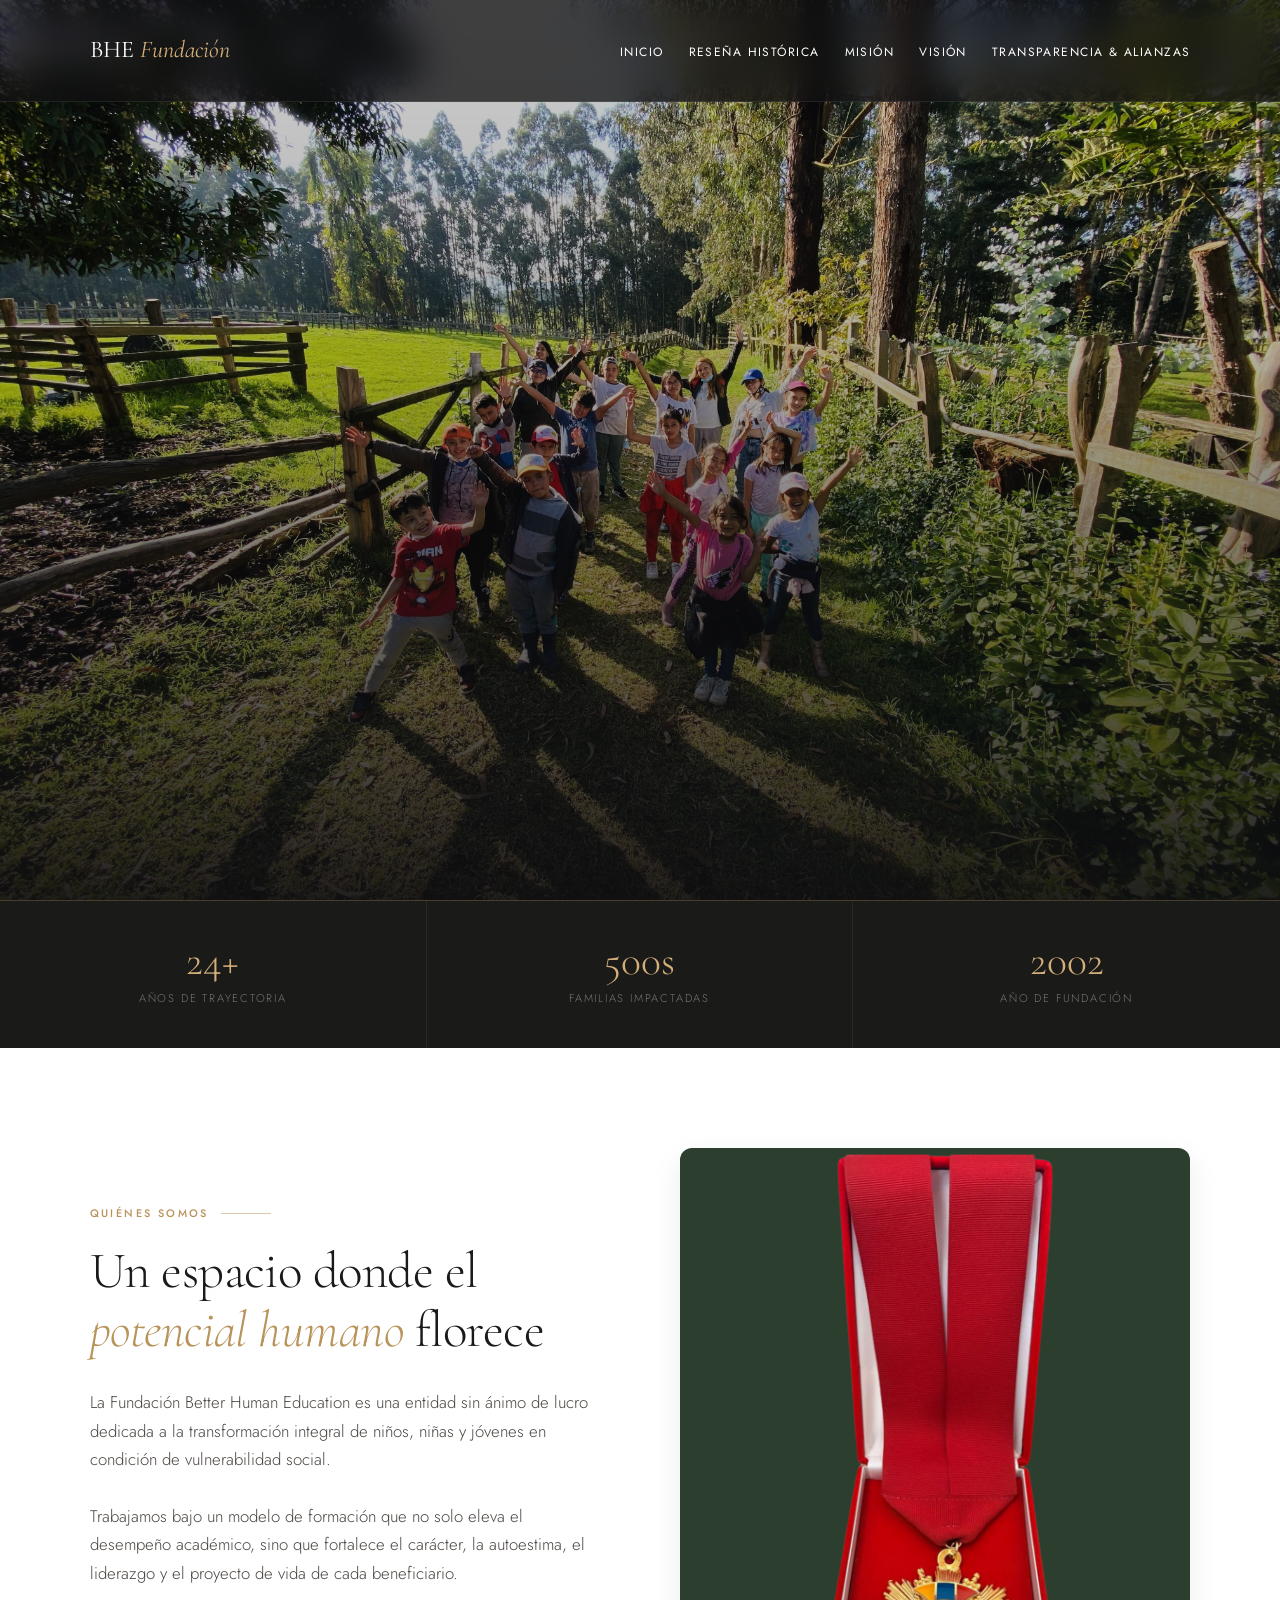
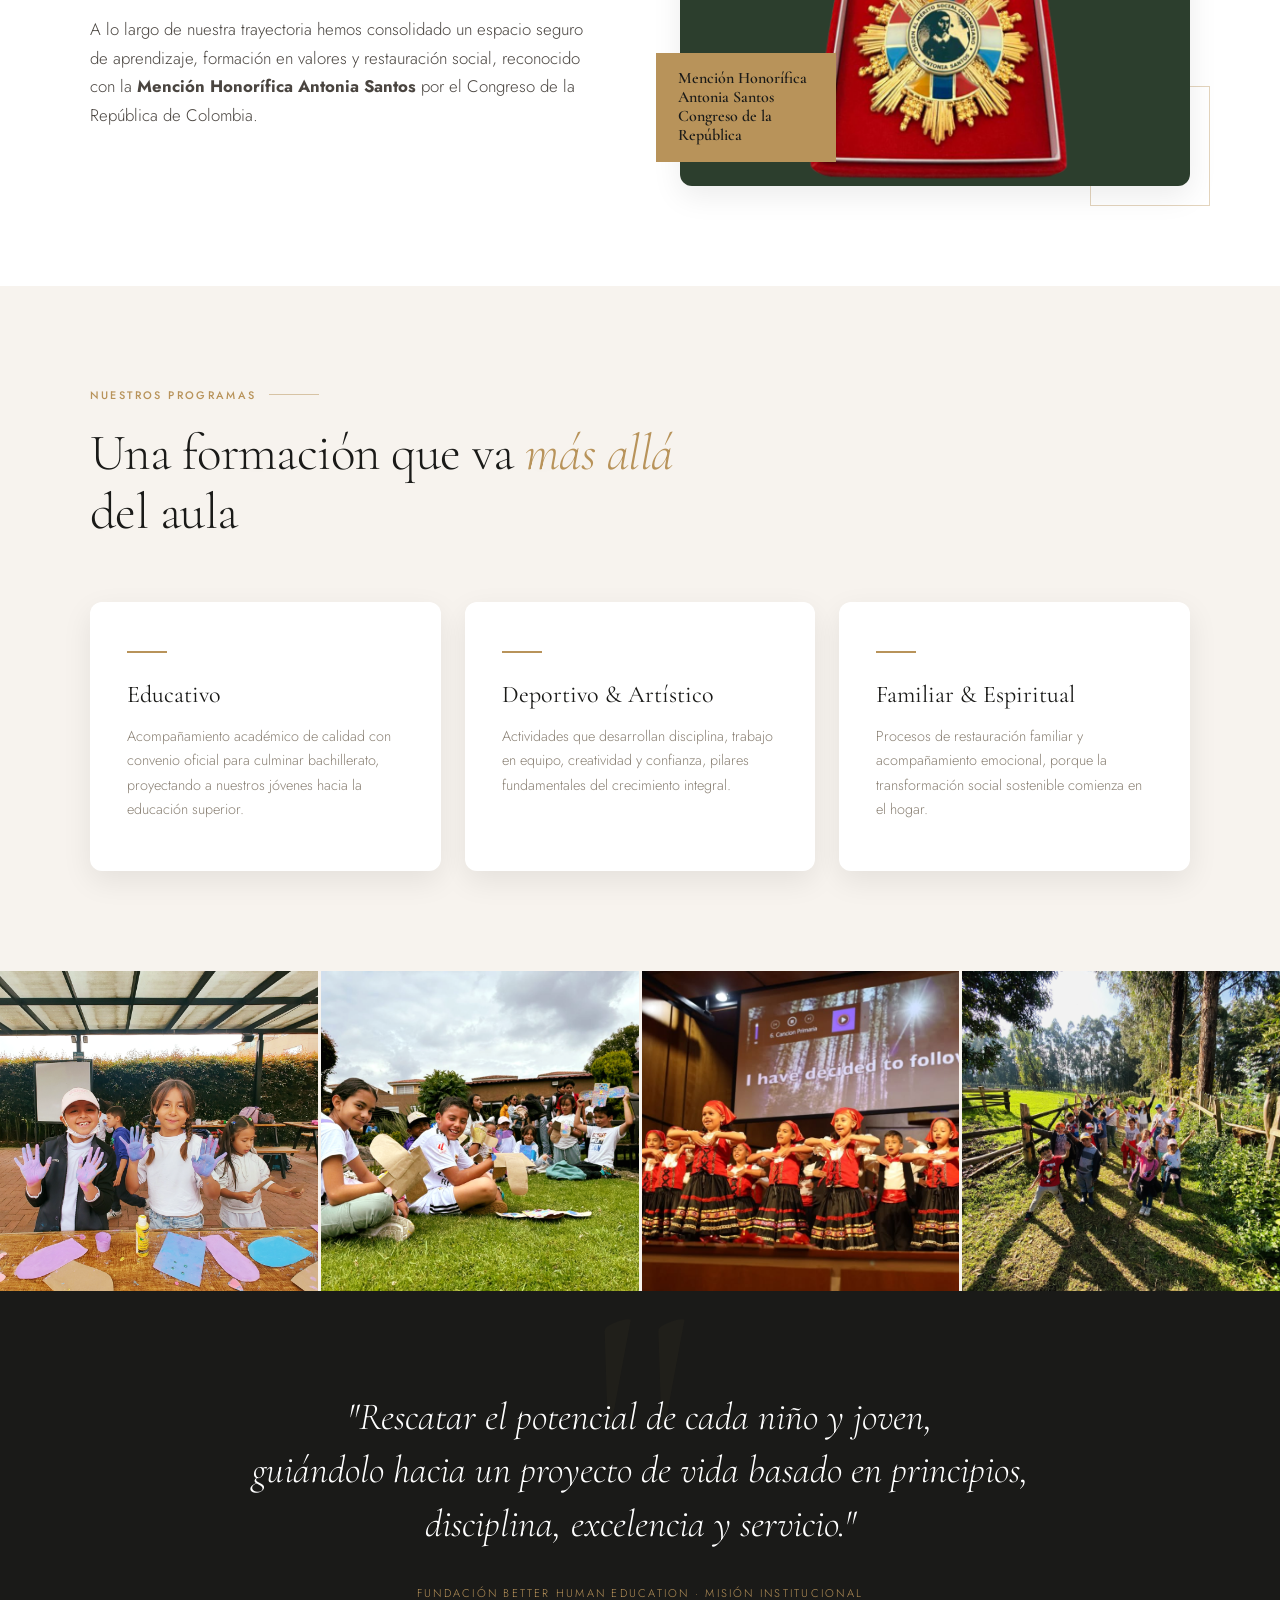
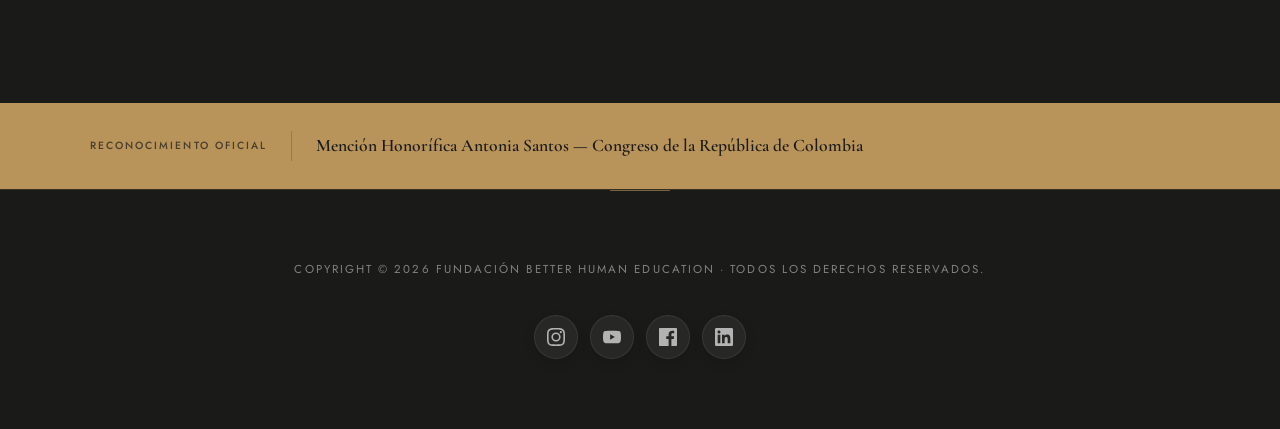
<file: index.html>
<!DOCTYPE html>
<html lang="es">

<head>
  <meta charset="UTF-8">
  <meta name="viewport" content="width=device-width, initial-scale=1.0">
  <title>Better Human Education – Inicio</title>
  <link rel="preconnect" href="https://fonts.googleapis.com">
  <link
    href="https://fonts.googleapis.com/css2?family=Cormorant+Garamond:ital,wght@0,300;0,400;0,600;1,300;1,400&family=Jost:wght@300;400;500&display=swap"
    rel="stylesheet">
  <link rel="stylesheet" href="css/style.css">
  <style>
    .gallery-cell:hover img {
      transform: scale(1.05);
    }

    .hero-cta:hover {
      background: #b8935a;
      color: #1a1a18;
    }

    /* Mobile refinements */
    @media (max-width: 768px) {
      .hero-content {
        max-width: 100% !important;
        margin: 0 !important;
        padding: 16px 5vw 20px !important;
        border-radius: 0 !important;
      }

      .hero-title {
        font-size: clamp(1.5rem, 6vw, 2.2rem) !important;
        margin-bottom: 8px !important;
      }

      .hero-subtitle {
        font-size: 0.78rem !important;
        margin-bottom: 16px !important;
      }

      .hero-eyebrow {
        font-size: 0.55rem !important;
        margin-bottom: 8px !important;
        gap: 8px !important;
      }

      .hero-cta {
        padding: 8px 20px !important;
        font-size: 0.65rem !important;
      }

      .photo-badge {
        left: 0 !important;
        bottom: 0 !important;
        position: relative !important;
        margin-top: -36px !important;
        z-index: 2 !important;
        max-width: 140px !important;
        font-size: 0.78rem !important;
        padding: 10px 14px !important;
      }

      .photo-accent {
        display: none !important;
      }
    }
  </style>
</head>

<body>

  <!-- ══ HEADER ══ -->
  <header class="site-header">
    <a href="index.html" class="site-logo">BHE <em>Fundación</em></a>
    <nav class="site-nav">
      <a href="index.html">Inicio</a>
      <a href="02_resena_historica.html">Reseña Histórica</a>
      <a href="04_mision.html">Misión</a>
      <a href="05_vision.html">Visión</a>
      <a href="03_transparencia_alianzas.html">Transparencia & Alianzas</a>
    </nav>
  </header>

  <!-- ══ HERO ══ -->
  <section class="hero" style="position:relative;height:100vh;min-height:620px;overflow:hidden;background:#0f0f11;">
    <img src="img/1%20Inicio/11.jpg" alt="Better Human Education"
      style="width:100%;height:100%;object-fit:cover;display:block;">
    <!-- Overlay gradient -->
    <div style="position:absolute;inset:0;background:linear-gradient(to top, rgba(15,15,17,0.92) 0%, rgba(15,15,17,0.3) 60%, rgba(15,15,17,0.15) 100%);z-index:1;"></div>
    <div class="hero-content"
      style="position:absolute;bottom:0;left:0;right:0;padding:48px 7vw 7vh;z-index:2;color:white;max-width:900px;">
      <div class="hero-eyebrow"
        style="display:inline-flex;align-items:center;gap:14px;color:#e8c792;font-family:'Jost',sans-serif;font-size:0.72rem;font-weight:500;letter-spacing:0.22em;text-transform:uppercase;margin-bottom:20px;">
        Bogotá, Colombia · Desde 2002</div>
      <h1 class="hero-title"
        style="font-family:'Cormorant Garamond',Georgia,serif;font-size:clamp(2.4rem,6vw,5.8rem);font-weight:300;line-height:1.05;letter-spacing:-0.02em;max-width:760px;margin-bottom:20px;color:#ffffff;">
        Transformando vidas a través de la <em style="font-style:italic;color:#e8c792;">educación integral</em>
      </h1>
      <p class="hero-subtitle" style="font-size:1.05rem;color:rgba(255,255,255,0.6);max-width:500px;margin-bottom:32px;line-height:1.7;">
        24 años acompañando a niños, niñas y jóvenes hacia un futuro con propósito, oportunidad y dignidad.
      </p>
      <a href="#sobre-nosotros" class="hero-cta">Conocer la fundación</a>
    </div>
  </section>

  <!-- ══ STATS BAR ══ -->
  <div class="stats-bar">
    <div class="stat">
      <span class="stat-number">24+</span>
      <span class="stat-label">Años de trayectoria</span>
    </div>
    <div class="stat">
      <span class="stat-number">500s</span>
      <span class="stat-label">Familias impactadas</span>
    </div>
    <div class="stat">
      <span class="stat-number">2002</span>
      <span class="stat-label">Año de fundación</span>
    </div>
  </div>

  <!-- ══ SOBRE NOSOTROS ══ -->
  <div id="sobre-nosotros" class="about-grid">
    <div class="about-text">
      <div class="section-label">Quiénes somos</div>
      <h2 class="section-title">
        Un espacio donde el <em>potencial humano</em> florece
      </h2>
      <p>
        La Fundación Better Human Education es una entidad sin ánimo de lucro dedicada a la transformación integral de
        niños, niñas y jóvenes en condición de vulnerabilidad social.
      </p>
      <p>
        Trabajamos bajo un modelo de formación que no solo eleva el desempeño académico, sino que fortalece el carácter,
        la autoestima, el liderazgo y el proyecto de vida de cada beneficiario.
      </p>
      <p>
        A lo largo de nuestra trayectoria hemos consolidado un espacio seguro de aprendizaje, formación en valores y
        restauración social, reconocido con la <strong>Mención Honorífica Antonia Santos</strong> por el Congreso de la
        República de Colombia.
      </p>
    </div>
    <div class="about-photo-block" style="position:relative;">
      <div class="photo-frame" style="width:100%;aspect-ratio:4/5;overflow:hidden;background:#2c3e2d;">
        <img src="img/1 Inicio/2.jpg" alt="" style="width:100%;height:100%;object-fit:contain;display:block;">
      </div>
      <div class="photo-accent"
        style="position:absolute;bottom:-20px;right:-20px;width:120px;height:120px;border:1px solid #b8935a;opacity:0.4;z-index:-1;">
      </div>
      <div class="photo-badge"
        style="position:absolute;bottom:24px;left:-24px;background:#b8935a;color:#1a1a18;padding:16px 22px;font-family:'Cormorant Garamond',Georgia,serif;font-size:1rem;font-weight:600;line-height:1.2;max-width:180px;">
        Mención Honorífica<br>Antonia Santos<br>Congreso de la República
      </div>
    </div>
  </div>

  <!-- ══ PROGRAMAS ══ -->
  <section class="section programs">
    <div class="section-label">Nuestros programas</div>
    <h2 class="section-title">
      Una formación que va <em>más allá</em> del aula
    </h2>
    <div class="programs-grid">
      <div class="program-card">
        <div class="program-icon"></div>
        <div class="program-name">Educativo</div>
        <p class="program-desc">Acompañamiento académico de calidad con convenio oficial para culminar bachillerato,
          proyectando a nuestros jóvenes hacia la educación superior.</p>
      </div>
      <div class="program-card">
        <div class="program-icon"></div>
        <div class="program-name">Deportivo & Artístico</div>
        <p class="program-desc">Actividades que desarrollan disciplina, trabajo en equipo, creatividad y confianza,
          pilares fundamentales del crecimiento integral.</p>
      </div>
      <div class="program-card">
        <div class="program-icon"></div>
        <div class="program-name">Familiar & Espiritual</div>
        <p class="program-desc">Procesos de restauración familiar y acompañamiento emocional, porque la transformación
          social sostenible comienza en el hogar.</p>
      </div>
    </div>
  </section>

  <!-- ══ GALLERY STRIP ══ -->
  <div class="gallery-strip" style="display:grid;grid-template-columns:repeat(4,1fr);height:320px;gap:3px;">
    <div class="gallery-cell" style="overflow:hidden;"><img src="img/1 Inicio/4..png" alt=""
        style="width:100%;height:100%;object-fit:cover;display:block;transition:transform 0.6s;"></div>
    <div class="gallery-cell" style="overflow:hidden;"><img src="img/1 Inicio/5..png" alt=""
        style="width:100%;height:100%;object-fit:cover;display:block;transition:transform 0.6s;"></div>
    <div class="gallery-cell" style="overflow:hidden;"><img src="img/1 Inicio/6.jpg" alt=""
        style="width:100%;height:100%;object-fit:cover;display:block;transition:transform 0.6s;"></div>
    <div class="gallery-cell" style="overflow:hidden;"><img src="img/1%20Inicio/11.jpg" alt=""
        style="width:100%;height:100%;object-fit:cover;display:block;transition:transform 0.6s;"></div>
  </div>

  <!-- ══ QUOTE ══ -->
  <section class="quote-section">
    <p class="quote-text">
      "Rescatar el potencial de cada niño y joven,<br>guiándolo hacia un proyecto de vida basado en
      principios,<br>disciplina, excelencia y servicio."
    </p>
    <div class="quote-source">Fundación Better Human Education · Misión institucional</div>
  </section>

  <!-- ══ RECOGNITION ══ -->
  <div class="recognition-banner">
    <span class="recognition-label">Reconocimiento oficial</span>
    <div class="recognition-divider"></div>
    <span class="recognition-text">Mención Honorífica Antonia Santos — Congreso de la República de Colombia</span>
  </div>

  <!-- ══ FOOTER ══ -->
  <footer class="site-footer">
    <div class="footer-copy">
      COPYRIGHT © 2026 FUNDACIÓN BETTER HUMAN EDUCATION · TODOS LOS DERECHOS RESERVADOS.
    </div>
    <div class="footer-socials">
      <a href="https://www.instagram.com/betterhumaneducation/" target="_blank" class="social-icon"
        aria-label="Instagram">
        <svg viewBox="0 0 24 24">
          <path
            d="M12 2.163c3.204 0 3.584.012 4.85.07 3.252.148 4.771 1.691 4.919 4.919.058 1.265.069 1.645.069 4.849 0 3.205-.012 3.584-.069 4.849-.149 3.225-1.664 4.771-4.919 4.919-1.266.058-1.644.07-4.85.07-3.204 0-3.584-.012-4.849-.07-3.26-.149-4.771-1.699-4.919-4.92-.058-1.265-.07-1.644-.07-4.849 0-3.204.013-3.583.07-4.849.149-3.227 1.664-4.771 4.919-4.919 1.266-.057 1.645-.069 4.849-.069zM12 0C8.741 0 8.333.014 7.053.072 2.695.272.273 2.69.073 7.052.014 8.333 0 8.741 0 12c0 3.259.014 3.668.072 4.948.2 4.358 2.618 6.78 6.98 6.98C8.333 23.986 8.741 24 12 24c3.259 0 3.668-.014 4.948-.072 4.354-.2 6.782-2.618 6.979-6.98.059-1.28.073-1.689.073-4.948 0-3.259-.014-3.667-.072-4.947-.196-4.354-2.617-6.78-6.979-6.98C15.668.014 15.259 0 12 0zm0 5.838a6.162 6.162 0 100 12.324 6.162 6.162 0 000-12.324zM12 16a4 4 0 110-8 4 4 0 010 8zm6.406-11.845a1.44 1.44 0 100 2.881 1.44 1.44 0 000-2.881z" />
        </svg>
      </a>
      <a href="https://www.youtube.com/@Better_Human_Edu" target="_blank" class="social-icon" aria-label="YouTube">
        <svg viewBox="0 0 24 24">
          <path
            d="M23.498 6.186a3.016 3.016 0 0 0-2.122-2.136C19.505 3.545 12 3.545 12 3.545s-7.505 0-9.377.505A3.017 3.017 0 0 0 .501 6.186C0 8.07 0 12 0 12s0 3.93.501 5.814a3.016 3.016 0 0 0 2.122 2.136c1.871.505 9.377.505 9.377.505s7.505 0 9.377-.505a3.015 3.015 0 0 0 2.122-2.136C24 15.93 24 12 24 12s0-3.93-.502-5.814zM9.545 15.568V8.432L15.818 12l-6.273 3.568z" />
        </svg>
      </a>
      <a href="https://www.facebook.com/BetterHumanEducation" target="_blank" class="social-icon" aria-label="Facebook">
        <svg viewBox="0 0 24 24">
          <path
            d="M22.675 0h-21.35c-.732 0-1.325.593-1.325 1.325v21.351c0 .731.593 1.324 1.325 1.324h11.495v-9.294h-3.128v-3.622h3.128v-2.671c0-3.1 1.893-4.788 4.659-4.788 1.325 0 2.463.099 2.795.143v3.24l-1.918.001c-1.504 0-1.795.715-1.795 1.763v2.313h3.587l-.467 3.622h-3.12v9.293h6.116c.73 0 1.323-.593 1.323-1.325v-21.35c0-.732-.593-1.325-1.325-1.325z" />
        </svg>
      </a>
      <a href="https://www.linkedin.com/company/better-human-education/" target="_blank" class="social-icon"
        aria-label="LinkedIn">
        <svg viewBox="0 0 24 24">
          <path
            d="M20.447 20.452h-3.554v-5.569c0-1.328-.027-3.037-1.852-3.037-1.853 0-2.136 1.445-2.136 2.939v5.667H9.351V9h3.414v1.561h.046c.477-.9 1.637-1.85 3.37-1.85 3.601 0 4.267 2.37 4.267 5.455v6.286zM5.337 7.433c-1.144 0-2.063-.926-2.063-2.065 0-1.138.92-2.063 2.063-2.063 1.14 0 2.064.925 2.064 2.063 0 1.139-.925 2.065-2.064 2.065zm1.782 13.019H3.555V9h3.564v11.452zM22.225 0H1.771C.792 0 0 .774 0 1.729v20.542C0 23.227.792 24 1.771 24h20.451C23.2 24 24 23.227 24 22.271V1.729C24 .774 23.2 0 22.222 0h.003z" />
        </svg>
      </a>
    </div>
  </footer>

  <!-- ══ SCROLL TO TOP ══ -->
  <button id="scrollToTop" class="scroll-to-top" aria-label="Volver arriba">
    <svg viewBox="0 0 24 24">
      <path d="M12 4l-8 8h6v8h4v-8h6z" />
    </svg>
  </button>

  <script src="js/main.js"></script>
</body>

</html>
</file>
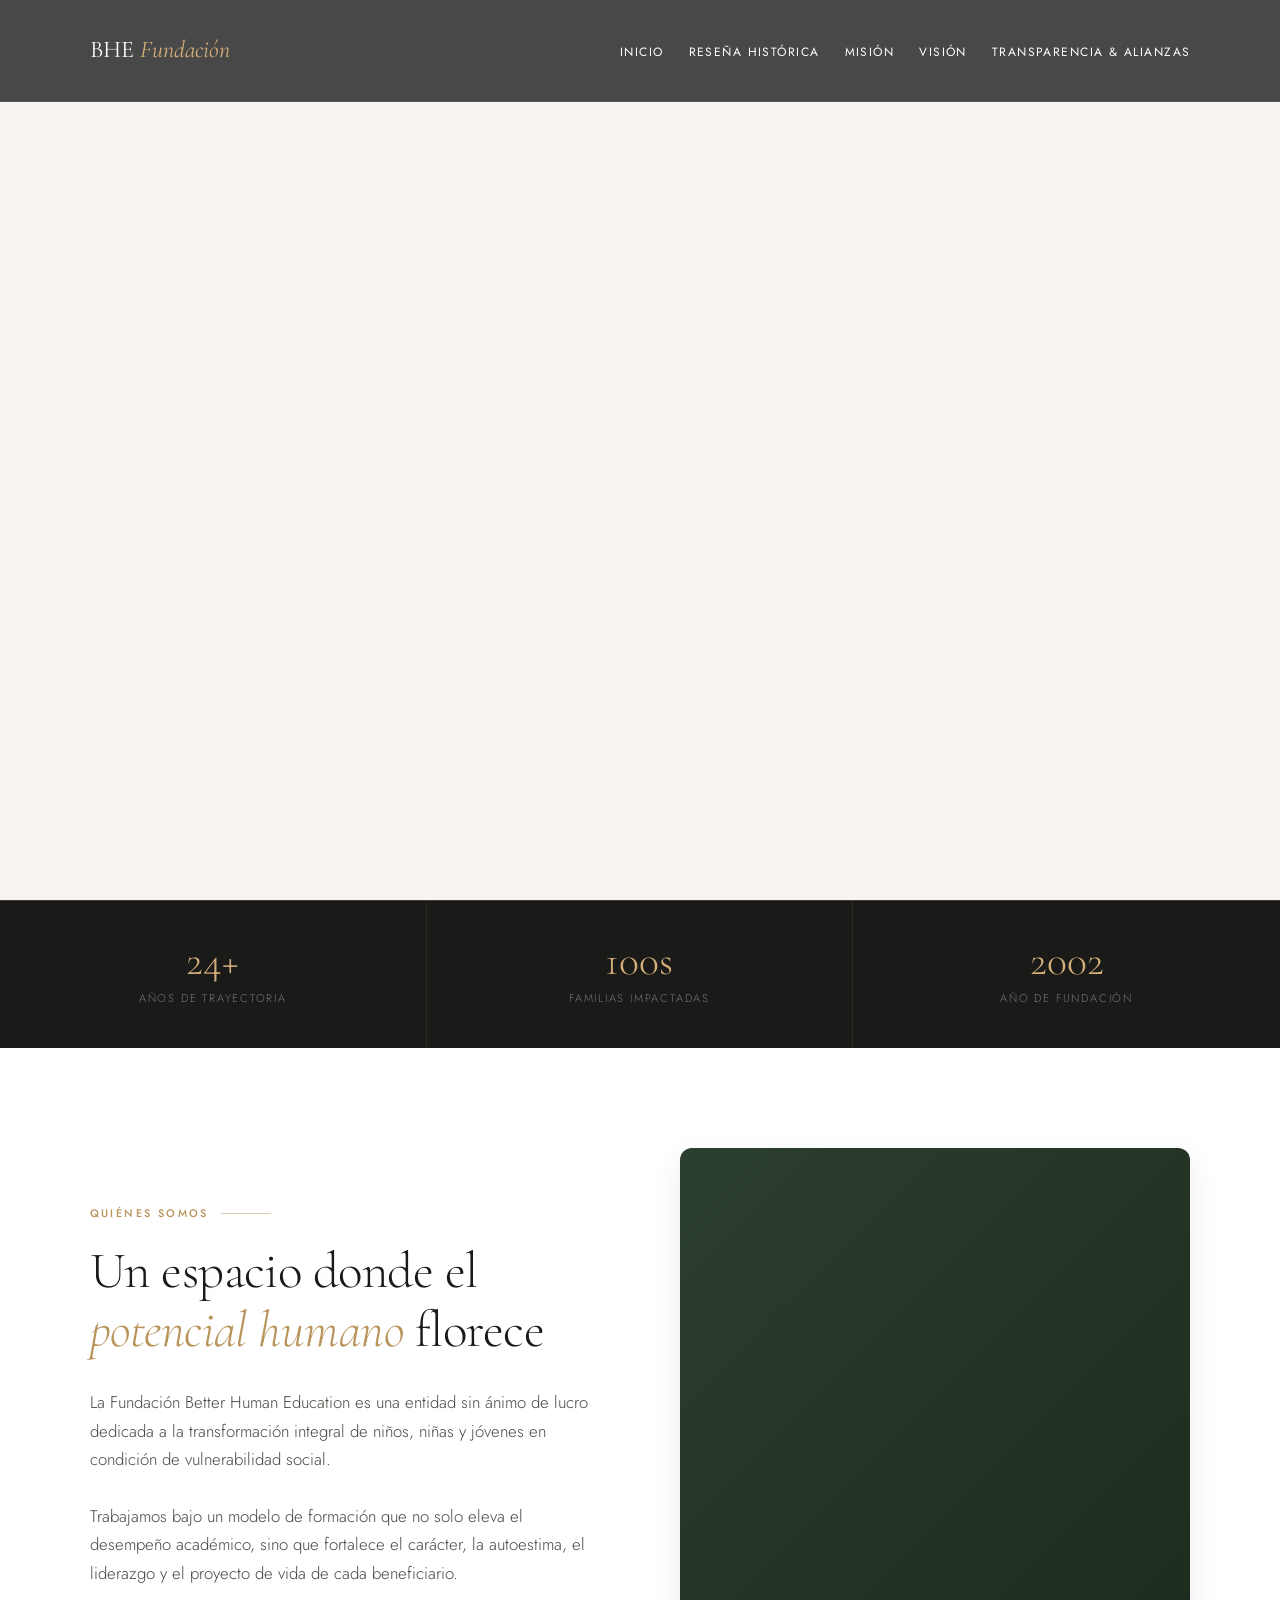
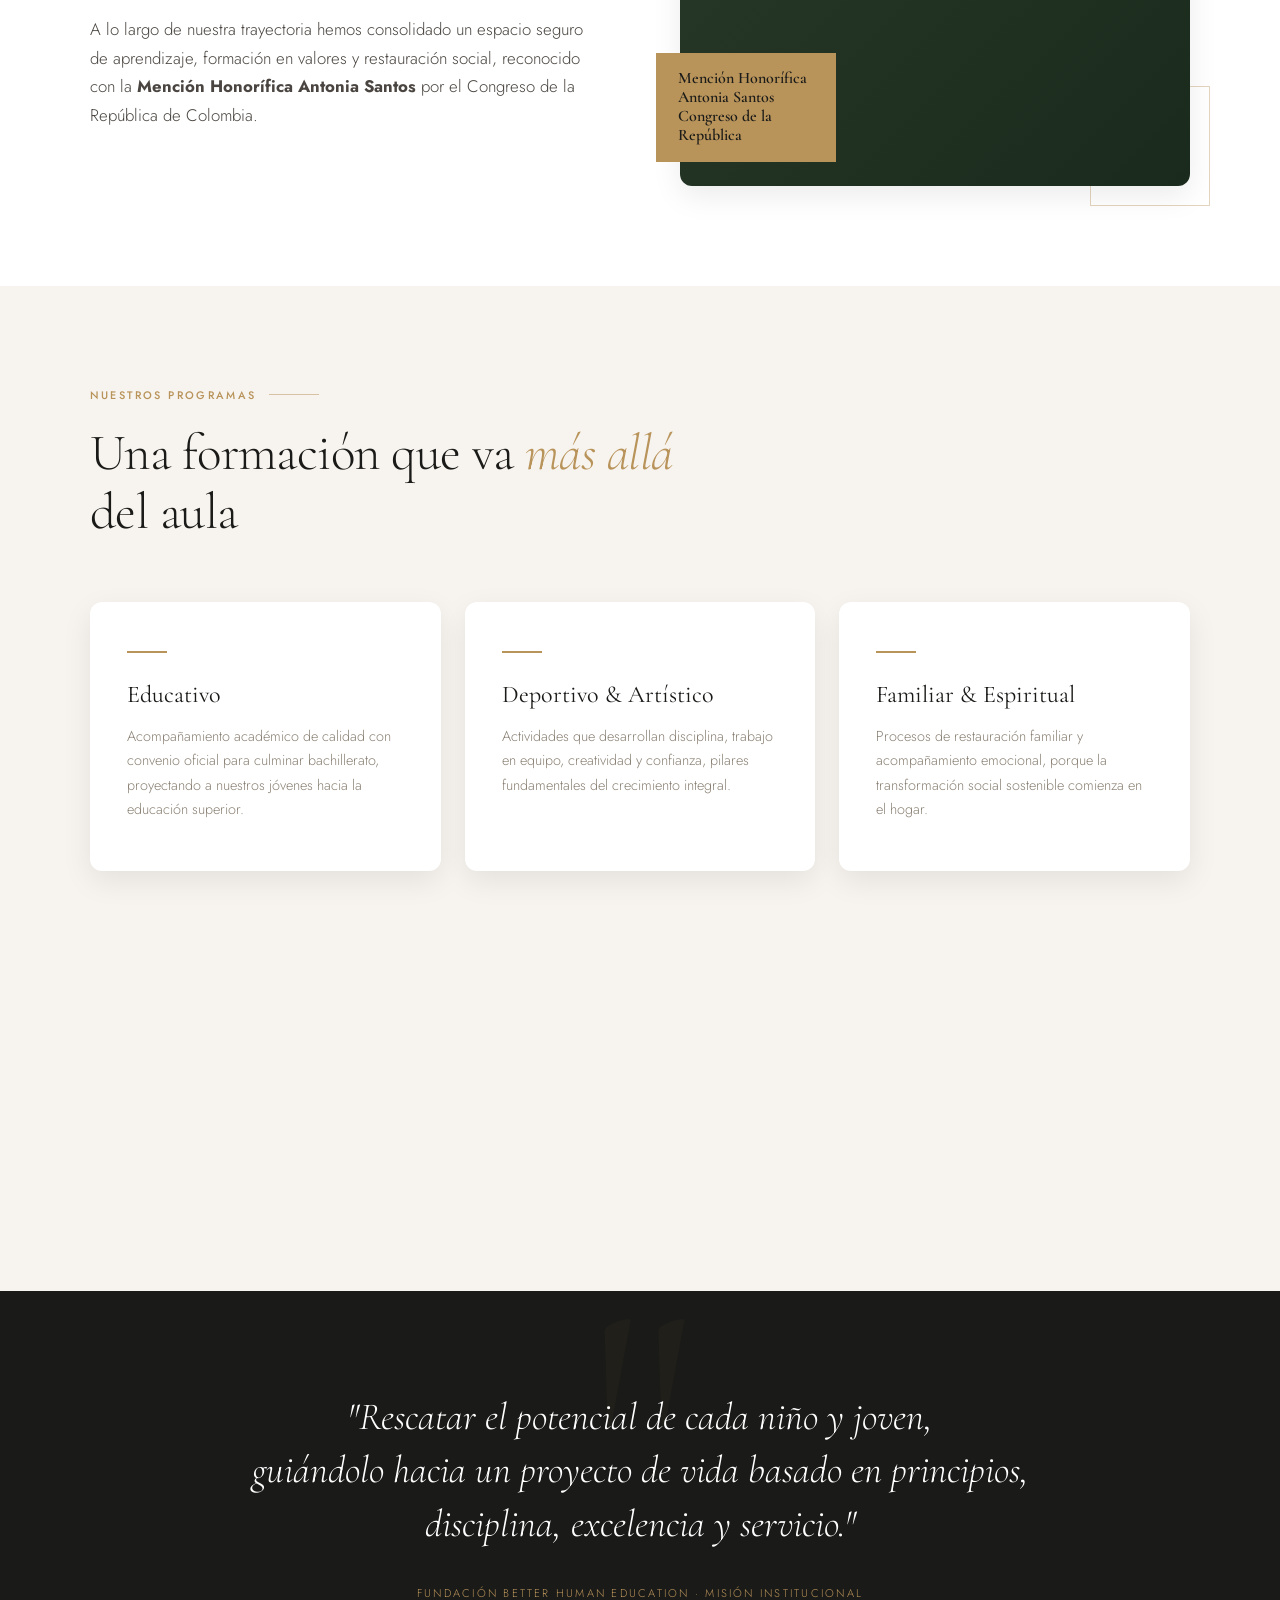
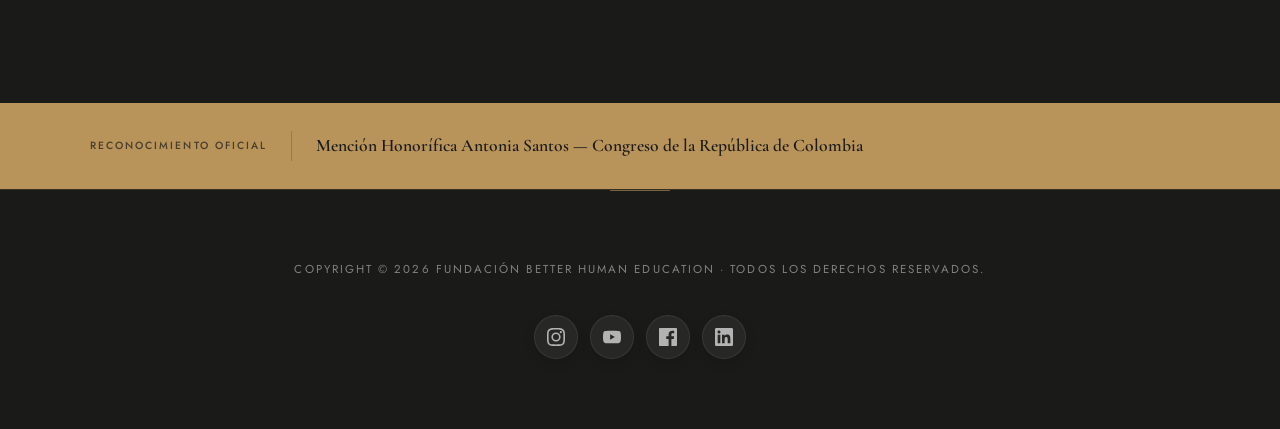
<file: 01_inicio.html>
<!DOCTYPE html>
<html lang="es">

<head>
  <meta charset="UTF-8">
  <meta name="viewport" content="width=device-width, initial-scale=1.0">
  <title>Better Human Education – Inicio</title>
  <link rel="preconnect" href="https://fonts.googleapis.com">
  <link
    href="https://fonts.googleapis.com/css2?family=Cormorant+Garamond:ital,wght@0,300;0,400;0,600;1,300;1,400&family=Jost:wght@300;400;500&display=swap"
    rel="stylesheet">
  <link rel="stylesheet" href="css/style.css">
</head>

<body>

  <!-- ══ HEADER ══ -->
  <header class="site-header">
    <a href="01_inicio.html" class="site-logo">BHE <em>Fundación</em></a>
    <nav class="site-nav">
      <a href="01_inicio.html">Inicio</a>
      <a href="02_resena_historica.html">Reseña Histórica</a>
      <a href="04_mision.html">Misión</a>
      <a href="05_vision.html">Visión</a>
      <a href="03_transparencia_alianzas.html">Transparencia & Alianzas</a>
    </nav>
  </header>

  <!-- ══ HERO ══ -->
  <section class="hero">
    <div class="hero-photo"></div>
    <div class="hero-content">
      <div class="hero-eyebrow">Bogotá, Colombia · Desde 2002</div>
      <h1 class="hero-title">
        Transformando vidas a través de la <em>educación integral</em>
      </h1>
      <p class="hero-subtitle">
        24 años acompañando a niños, niñas y jóvenes hacia un futuro con propósito, oportunidad y dignidad.
      </p>
      <a href="#sobre-nosotros" class="hero-cta">Conocer la fundación</a>
    </div>
  </section>

  <!-- ══ STATS BAR ══ -->
  <div class="stats-bar">
    <div class="stat">
      <span class="stat-number">24+</span>
      <span class="stat-label">Años de trayectoria</span>
    </div>
    <div class="stat">
      <span class="stat-number">100s</span>
      <span class="stat-label">Familias impactadas</span>
    </div>
    <div class="stat">
      <span class="stat-number">2002</span>
      <span class="stat-label">Año de fundación</span>
    </div>
  </div>

  <!-- ══ SOBRE NOSOTROS ══ -->
  <div id="sobre-nosotros" class="about-grid">
    <div class="about-text">
      <div class="section-label">Quiénes somos</div>
      <h2 class="section-title">
        Un espacio donde el <em>potencial humano</em> florece
      </h2>
      <p>
        La Fundación Better Human Education es una entidad sin ánimo de lucro dedicada a la transformación integral de
        niños, niñas y jóvenes en condición de vulnerabilidad social.
      </p>
      <p>
        Trabajamos bajo un modelo de formación que no solo eleva el desempeño académico, sino que fortalece el carácter,
        la autoestima, el liderazgo y el proyecto de vida de cada beneficiario.
      </p>
      <p>
        A lo largo de nuestra trayectoria hemos consolidado un espacio seguro de aprendizaje, formación en valores y
        restauración social, reconocido con la <strong>Mención Honorífica Antonia Santos</strong> por el Congreso de la
        República de Colombia.
      </p>
    </div>
    <div class="about-photo-block">
      <div class="photo-frame"></div>
      <div class="photo-accent"></div>
      <div class="photo-badge">
        Mención Honorífica<br>Antonia Santos<br>Congreso de la República
      </div>
    </div>
  </div>

  <!-- ══ PROGRAMAS ══ -->
  <section class="section programs">
    <div class="section-label">Nuestros programas</div>
    <h2 class="section-title">
      Una formación que va <em>más allá</em> del aula
    </h2>
    <div class="programs-grid">
      <div class="program-card">
        <div class="program-icon"></div>
        <div class="program-name">Educativo</div>
        <p class="program-desc">Acompañamiento académico de calidad con convenio oficial para culminar bachillerato,
          proyectando a nuestros jóvenes hacia la educación superior.</p>
      </div>
      <div class="program-card">
        <div class="program-icon"></div>
        <div class="program-name">Deportivo & Artístico</div>
        <p class="program-desc">Actividades que desarrollan disciplina, trabajo en equipo, creatividad y confianza,
          pilares fundamentales del crecimiento integral.</p>
      </div>
      <div class="program-card">
        <div class="program-icon"></div>
        <div class="program-name">Familiar & Espiritual</div>
        <p class="program-desc">Procesos de restauración familiar y acompañamiento emocional, porque la transformación
          social sostenible comienza en el hogar.</p>
      </div>
    </div>
  </section>

  <!-- ══ GALLERY STRIP ══ -->
  <div class="gallery-strip">
    <div class="gallery-cell"></div>
    <div class="gallery-cell"></div>
    <div class="gallery-cell"></div>
    <div class="gallery-cell"></div>
  </div>

  <!-- ══ QUOTE ══ -->
  <section class="quote-section">
    <p class="quote-text">
      "Rescatar el potencial de cada niño y joven,<br>guiándolo hacia un proyecto de vida basado en
      principios,<br>disciplina, excelencia y servicio."
    </p>
    <div class="quote-source">Fundación Better Human Education · Misión institucional</div>
  </section>

  <!-- ══ RECOGNITION ══ -->
  <div class="recognition-banner">
    <span class="recognition-label">Reconocimiento oficial</span>
    <div class="recognition-divider"></div>
    <span class="recognition-text">Mención Honorífica Antonia Santos — Congreso de la República de Colombia</span>
  </div>

  <!-- ══ FOOTER ══ -->
  <footer class="site-footer">
    <div class="footer-copy">
      COPYRIGHT © 2026 FUNDACIÓN BETTER HUMAN EDUCATION · TODOS LOS DERECHOS RESERVADOS.
    </div>
    <div class="footer-socials">
      <a href="https://www.instagram.com/betterhumaneducation/" target="_blank" class="social-icon"
        aria-label="Instagram">
        <svg viewBox="0 0 24 24">
          <path
            d="M12 2.163c3.204 0 3.584.012 4.85.07 3.252.148 4.771 1.691 4.919 4.919.058 1.265.069 1.645.069 4.849 0 3.205-.012 3.584-.069 4.849-.149 3.225-1.664 4.771-4.919 4.919-1.266.058-1.644.07-4.85.07-3.204 0-3.584-.012-4.849-.07-3.26-.149-4.771-1.699-4.919-4.92-.058-1.265-.07-1.644-.07-4.849 0-3.204.013-3.583.07-4.849.149-3.227 1.664-4.771 4.919-4.919 1.266-.057 1.645-.069 4.849-.069zM12 0C8.741 0 8.333.014 7.053.072 2.695.272.273 2.69.073 7.052.014 8.333 0 8.741 0 12c0 3.259.014 3.668.072 4.948.2 4.358 2.618 6.78 6.98 6.98C8.333 23.986 8.741 24 12 24c3.259 0 3.668-.014 4.948-.072 4.354-.2 6.782-2.618 6.979-6.98.059-1.28.073-1.689.073-4.948 0-3.259-.014-3.667-.072-4.947-.196-4.354-2.617-6.78-6.979-6.98C15.668.014 15.259 0 12 0zm0 5.838a6.162 6.162 0 100 12.324 6.162 6.162 0 000-12.324zM12 16a4 4 0 110-8 4 4 0 010 8zm6.406-11.845a1.44 1.44 0 100 2.881 1.44 1.44 0 000-2.881z" />
        </svg>
      </a>
      <a href="https://www.youtube.com/@Better_Human_Edu" target="_blank" class="social-icon" aria-label="YouTube">
        <svg viewBox="0 0 24 24">
          <path
            d="M23.498 6.186a3.016 3.016 0 0 0-2.122-2.136C19.505 3.545 12 3.545 12 3.545s-7.505 0-9.377.505A3.017 3.017 0 0 0 .501 6.186C0 8.07 0 12 0 12s0 3.93.501 5.814a3.016 3.016 0 0 0 2.122 2.136c1.871.505 9.377.505 9.377.505s7.505 0 9.377-.505a3.015 3.015 0 0 0 2.122-2.136C24 15.93 24 12 24 12s0-3.93-.502-5.814zM9.545 15.568V8.432L15.818 12l-6.273 3.568z" />
        </svg>
      </a>
      <a href="https://www.facebook.com/BetterHumanEducation" target="_blank" class="social-icon" aria-label="Facebook">
        <svg viewBox="0 0 24 24">
          <path
            d="M22.675 0h-21.35c-.732 0-1.325.593-1.325 1.325v21.351c0 .731.593 1.324 1.325 1.324h11.495v-9.294h-3.128v-3.622h3.128v-2.671c0-3.1 1.893-4.788 4.659-4.788 1.325 0 2.463.099 2.795.143v3.24l-1.918.001c-1.504 0-1.795.715-1.795 1.763v2.313h3.587l-.467 3.622h-3.12v9.293h6.116c.73 0 1.323-.593 1.323-1.325v-21.35c0-.732-.593-1.325-1.325-1.325z" />
        </svg>
      </a>
      <a href="https://www.linkedin.com/company/better-human-education/" target="_blank" class="social-icon"
        aria-label="LinkedIn">
        <svg viewBox="0 0 24 24">
          <path
            d="M20.447 20.452h-3.554v-5.569c0-1.328-.027-3.037-1.852-3.037-1.853 0-2.136 1.445-2.136 2.939v5.667H9.351V9h3.414v1.561h.046c.477-.9 1.637-1.85 3.37-1.85 3.601 0 4.267 2.37 4.267 5.455v6.286zM5.337 7.433c-1.144 0-2.063-.926-2.063-2.065 0-1.138.92-2.063 2.063-2.063 1.14 0 2.064.925 2.064 2.063 0 1.139-.925 2.065-2.064 2.065zm1.782 13.019H3.555V9h3.564v11.452zM22.225 0H1.771C.792 0 0 .774 0 1.729v20.542C0 23.227.792 24 1.771 24h20.451C23.2 24 24 23.227 24 22.271V1.729C24 .774 23.2 0 22.222 0h.003z" />
        </svg>
      </a>
    </div>
  </footer>

  <script src="js/main.js"></script>
</body>

</html>
</file>
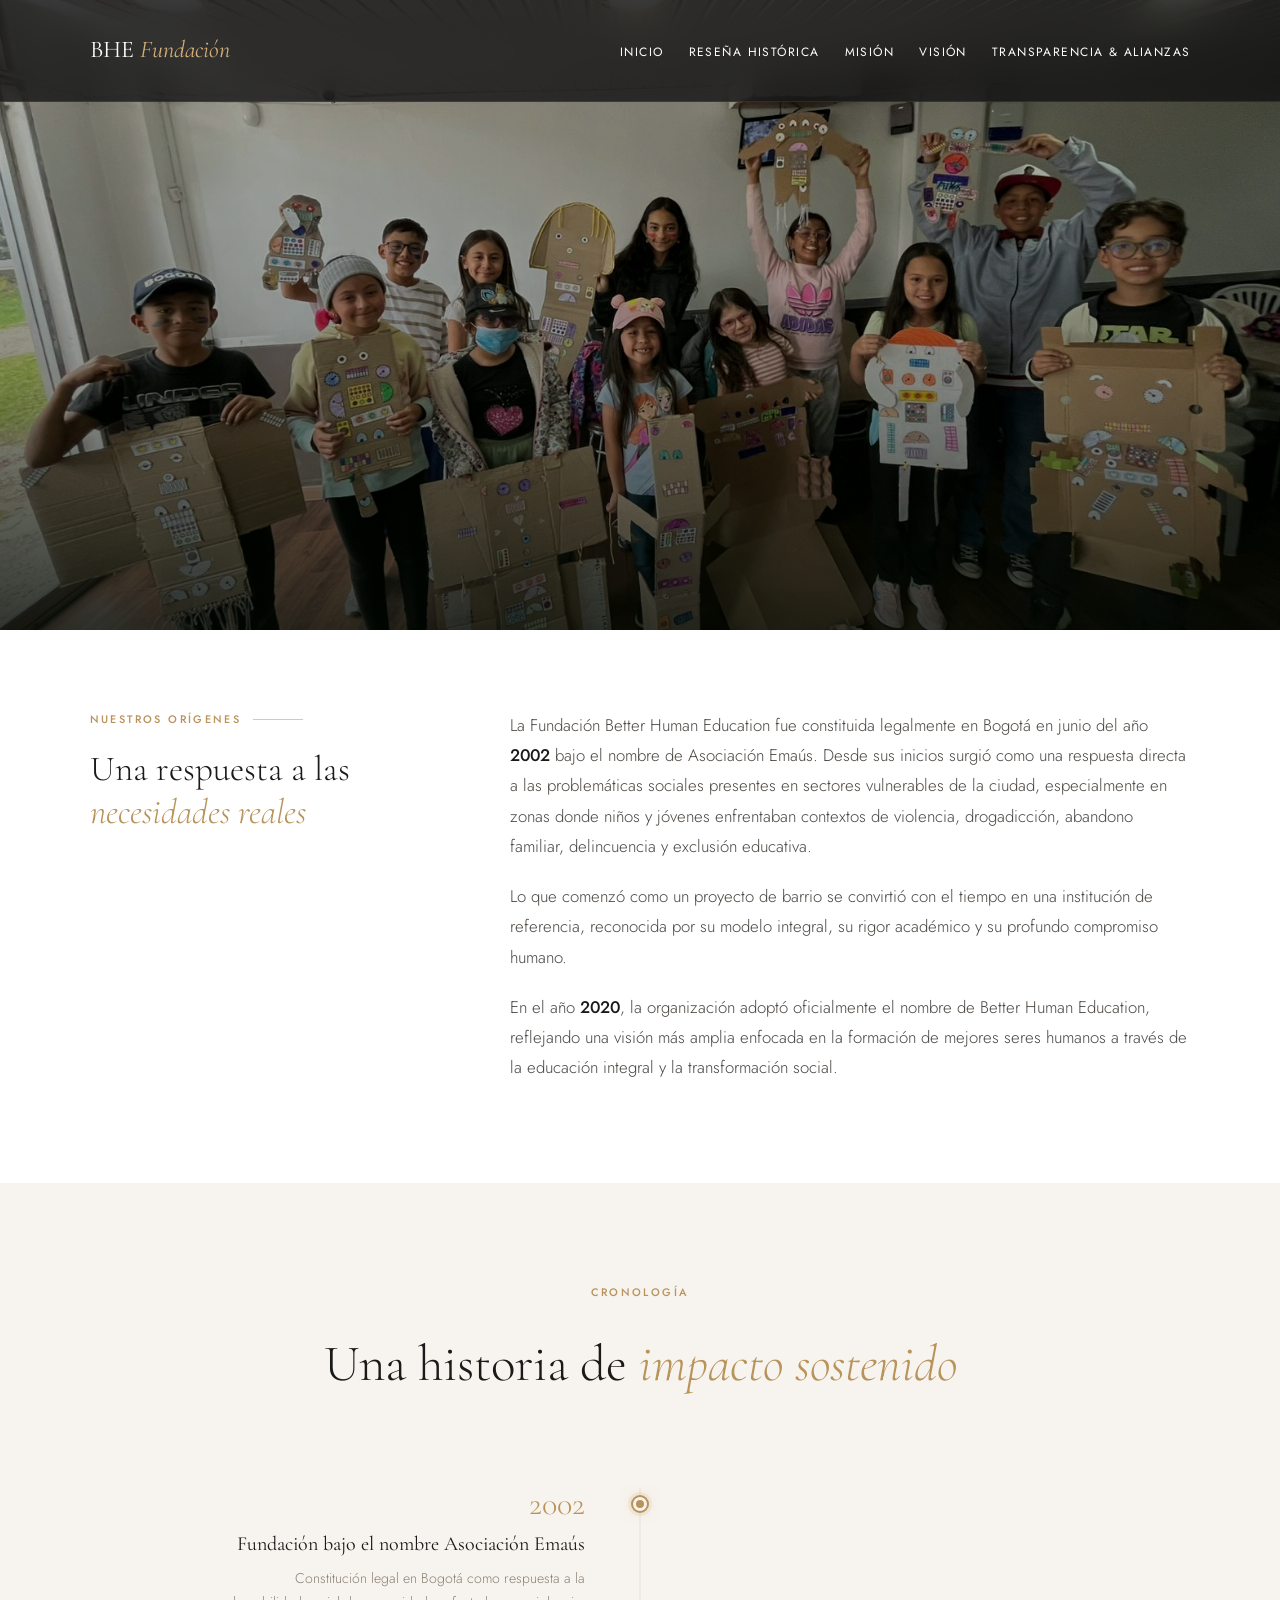
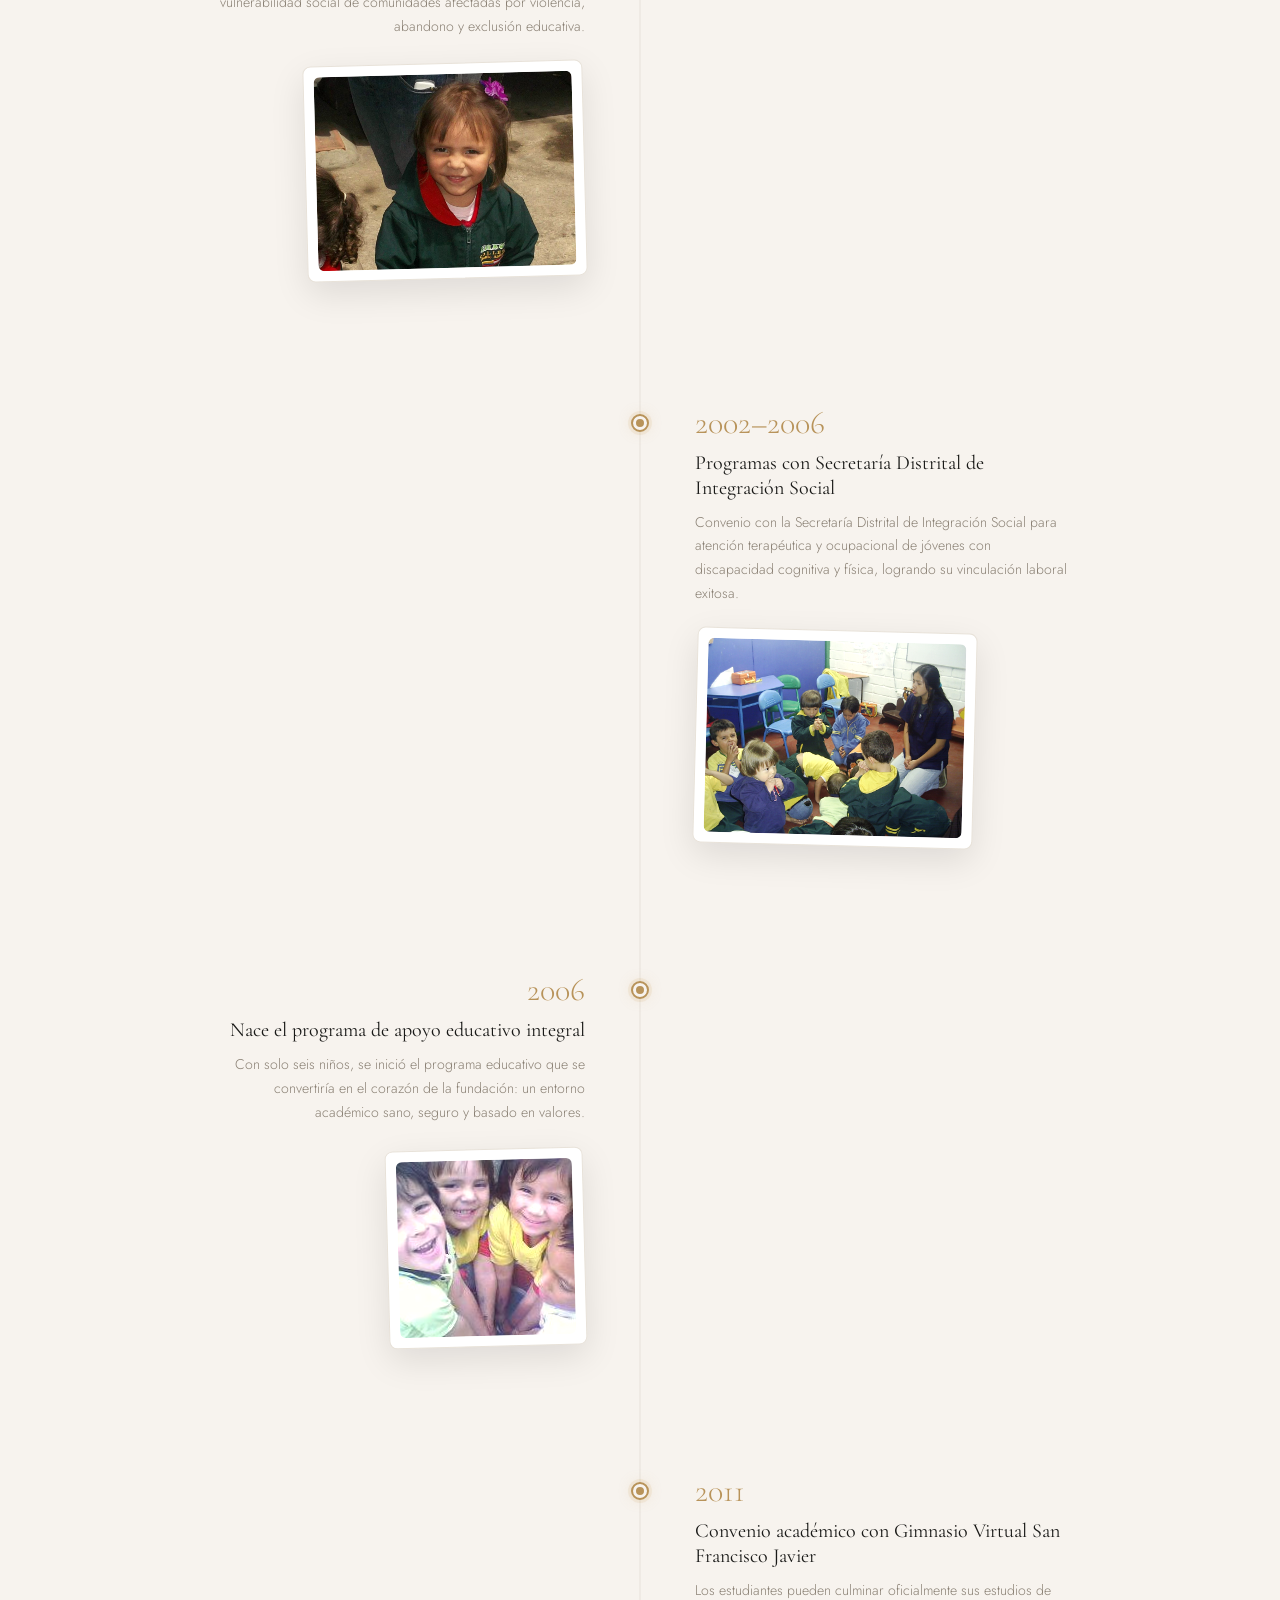
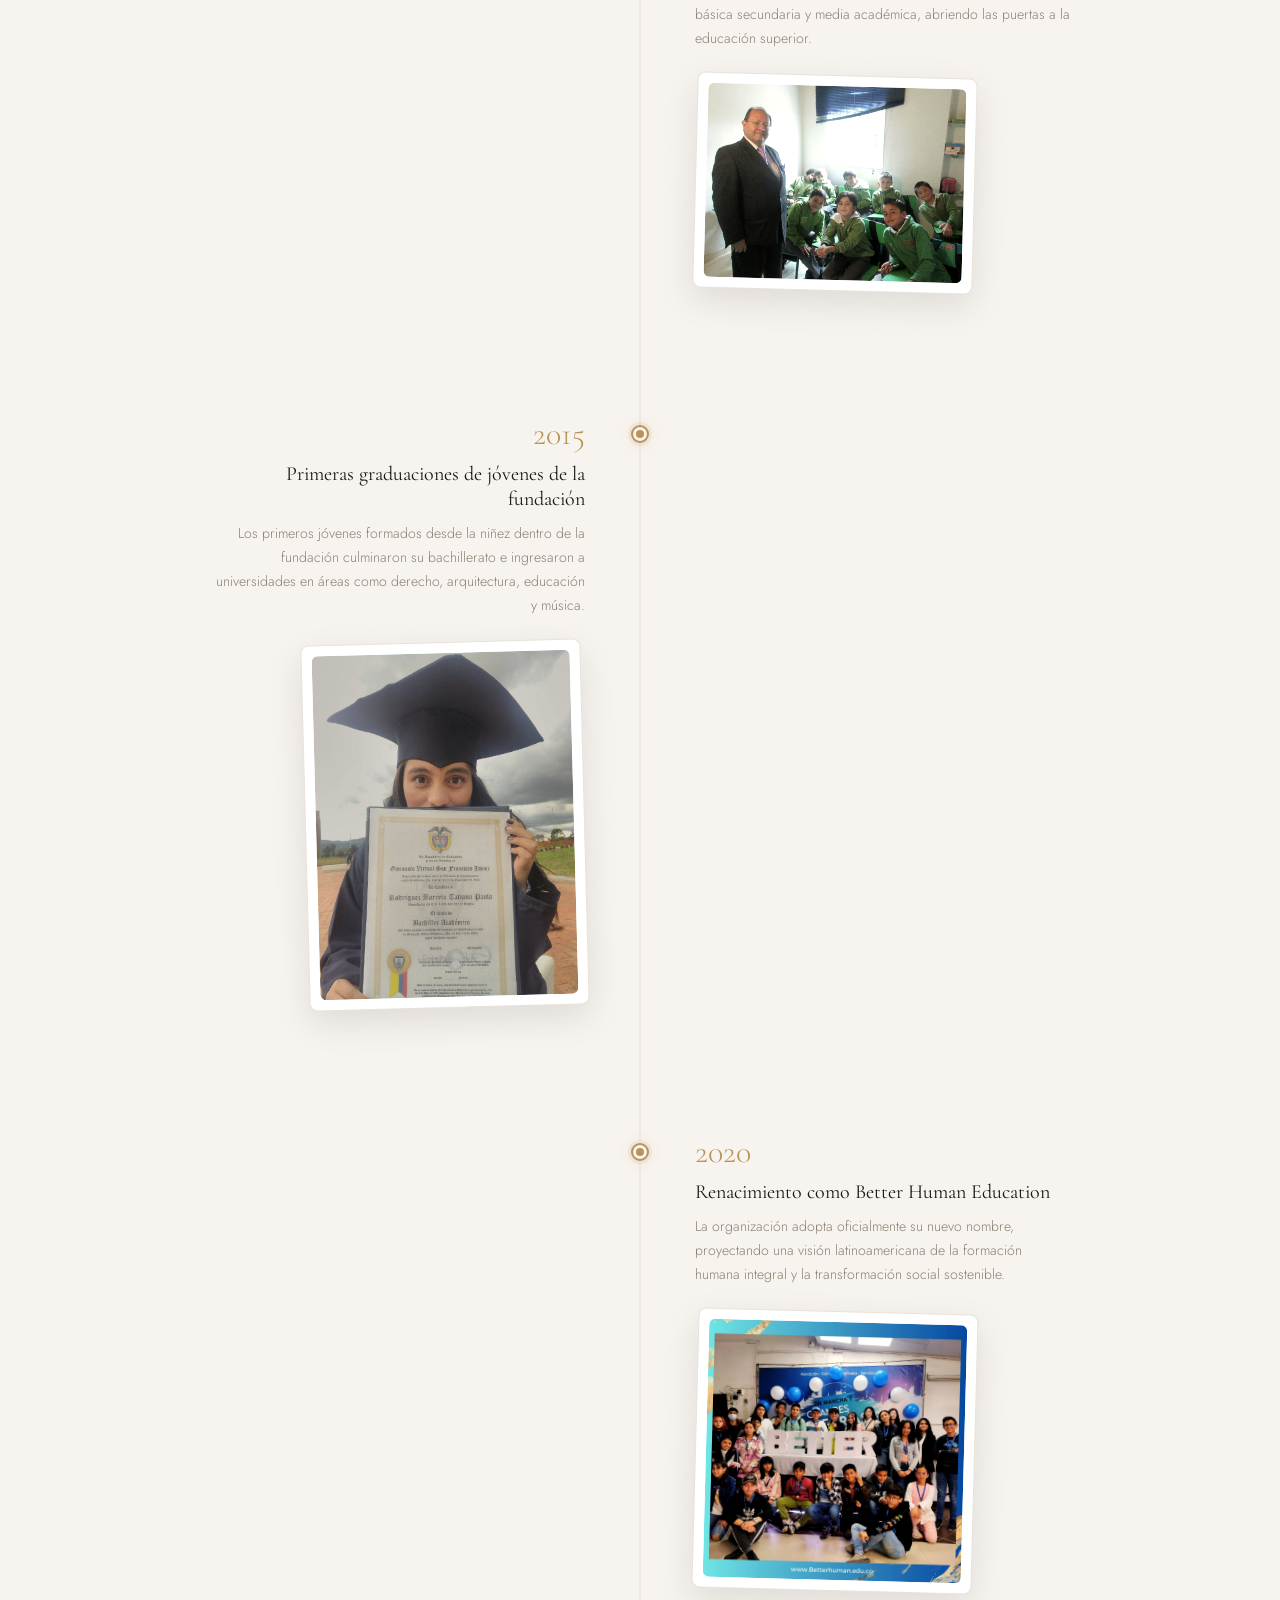
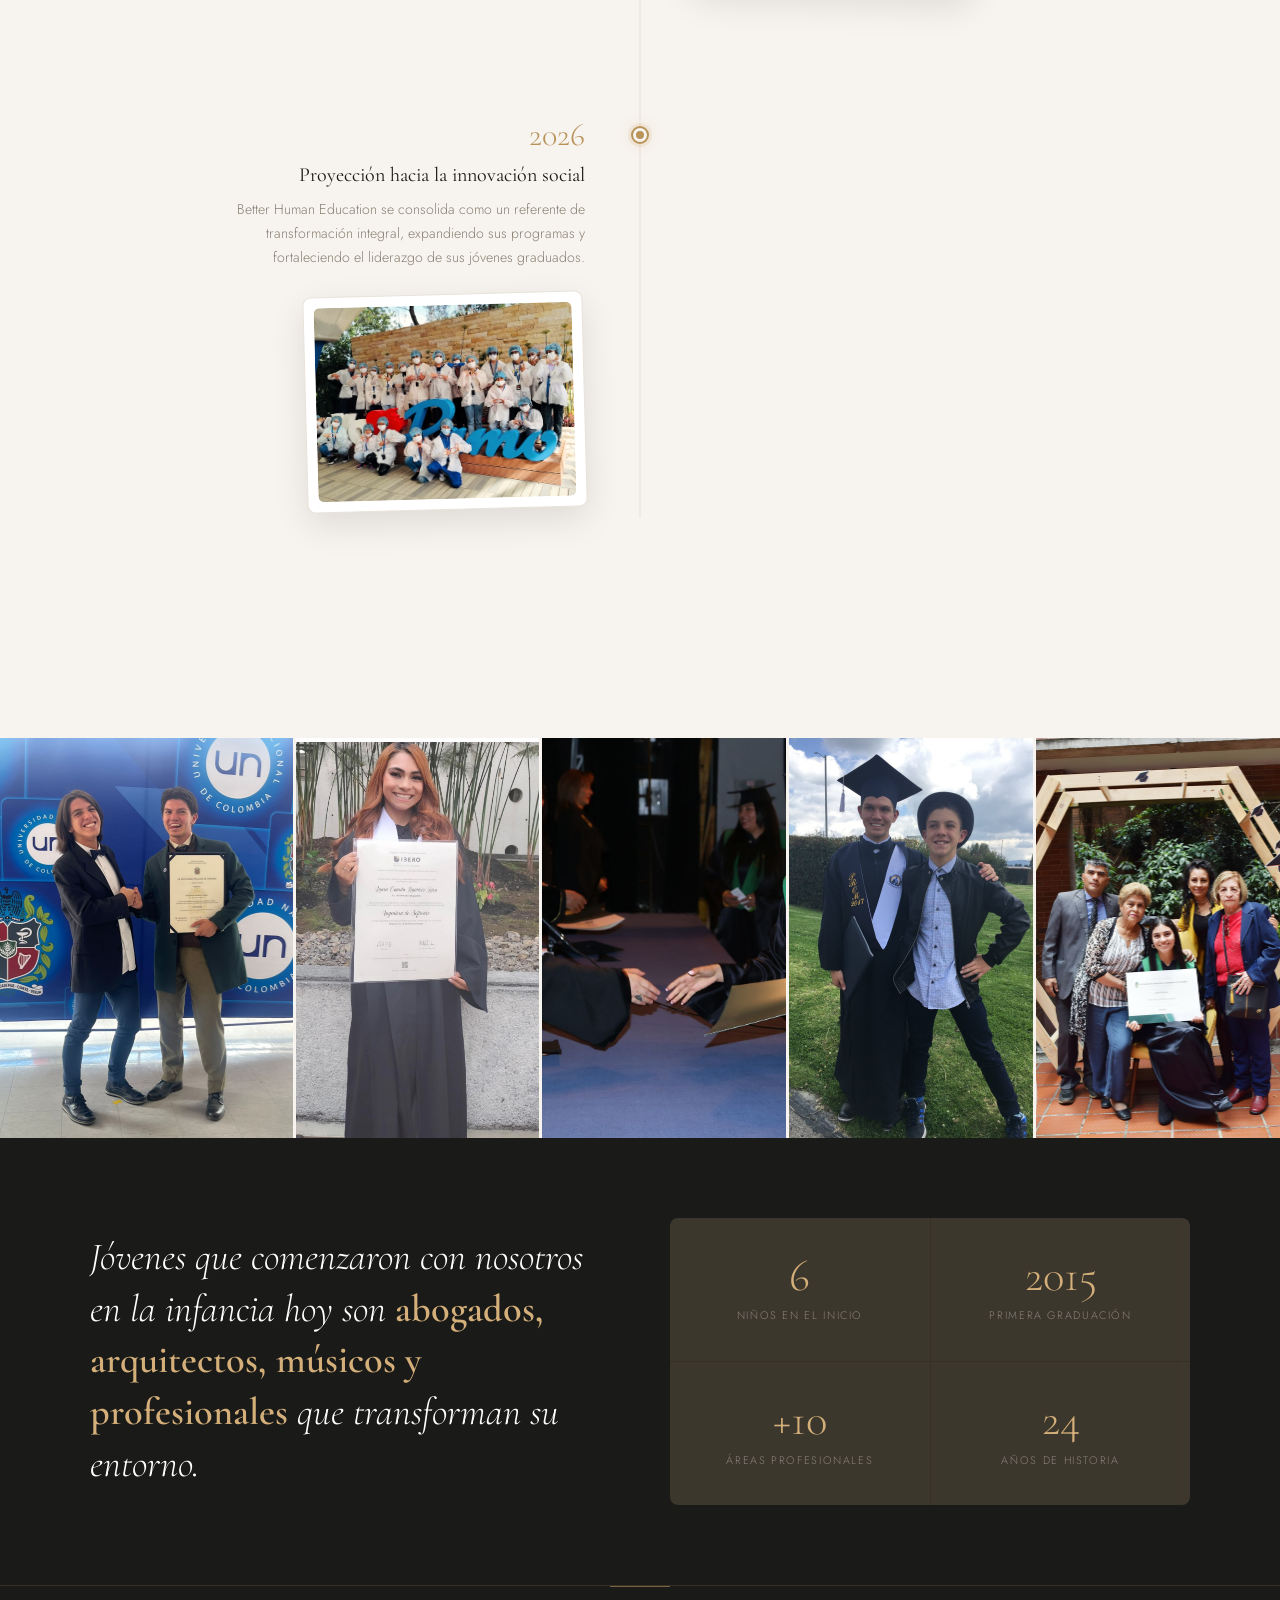
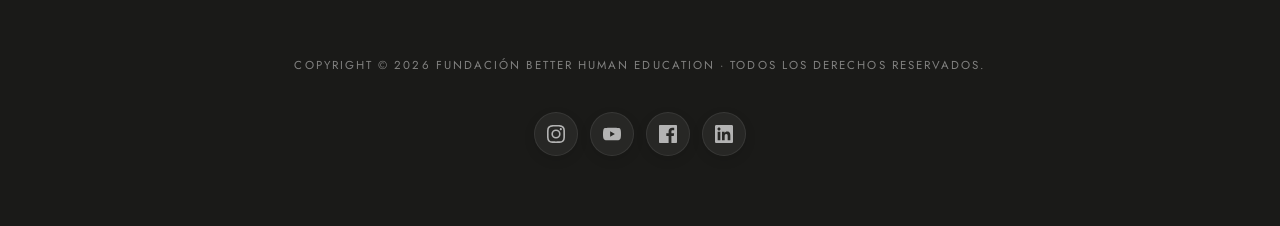
<file: 02_resena_historica.html>
<!DOCTYPE html>
<html lang="es">

<head>
  <meta charset="UTF-8">
  <meta name="viewport" content="width=device-width, initial-scale=1.0">
  <title>Better Human Education – Reseña Histórica</title>
  <link rel="preconnect" href="https://fonts.googleapis.com">
  <link
    href="https://fonts.googleapis.com/css2?family=Cormorant+Garamond:ital,wght@0,300;0,400;0,600;1,300;1,400&family=Jost:wght@300;400;500&display=swap"
    rel="stylesheet">
  <link rel="stylesheet" href="css/style.css">
</head>

<body>

  <!-- ══ HEADER ══ -->
  <header class="site-header">
    <a href="index.html" class="site-logo">BHE <em>Fundación</em></a>
    <nav class="site-nav">
      <a href="index.html">Inicio</a>
      <a href="02_resena_historica.html">Reseña Histórica</a>
      <a href="04_mision.html">Misión</a>
      <a href="05_vision.html">Visión</a>
      <a href="03_transparencia_alianzas.html">Transparencia & Alianzas</a>
    </nav>
  </header>

  <!-- ══ PAGE HERO ══ -->
  <section class="page-hero">
    <div class="page-hero-bg"></div>
    <div class="page-hero-content">
      <div class="page-eyebrow">Historia</div>
      <h1 class="page-title">
        24 años construyendo <em>futuros posibles</em>
      </h1>
      <p class="page-subtitle">
        Un recorrido de transformación, perseverancia y compromiso social desde Bogotá hacia el mundo.
      </p>
    </div>
  </section>

  <!-- ══ INTRO TEXT ══ -->
  <div class="intro-section">
    <div class="intro-left">
      <div class="section-label">Nuestros orígenes</div>
      <h2 class="section-title-sm">
        Una respuesta a las <em>necesidades reales</em>
      </h2>
    </div>
    <div class="intro-body">
      <p>
        La Fundación Better Human Education fue constituida legalmente en Bogotá en junio del año <strong>2002</strong>
        bajo el nombre de Asociación Emaús. Desde sus inicios surgió como una respuesta directa a las problemáticas
        sociales presentes en sectores vulnerables de la ciudad, especialmente en zonas donde niños y jóvenes
        enfrentaban contextos de violencia, drogadicción, abandono familiar, delincuencia y exclusión educativa.
      </p>
      <p>
        Lo que comenzó como un proyecto de barrio se convirtió con el tiempo en una institución de referencia,
        reconocida por su modelo integral, su rigor académico y su profundo compromiso humano.
      </p>
      <p>
        En el año <strong>2020</strong>, la organización adoptó oficialmente el nombre de Better Human Education,
        reflejando una visión más amplia enfocada en la formación de mejores seres humanos a través de la educación
        integral y la transformación social.
      </p>
    </div>
  </div>

  <!-- ══ TIMELINE ══ -->
  <section class="timeline-section">
    <div class="timeline-header">
      <div class="section-label">Cronología</div>
      <h2 class="timeline-title">Una historia de <em>impacto sostenido</em></h2>
    </div>

    <div class="timeline">

      <div class="timeline-item">
        <div class="tl-content">
          <span class="tl-year">2002</span>
          <div class="tl-title">Fundación bajo el nombre Asociación Emaús</div>
          <p class="tl-text">Constitución legal en Bogotá como respuesta a la vulnerabilidad social de comunidades
            afectadas por violencia, abandono y exclusión educativa.</p>
          <div class="tl-image">
            <img src="img/2%20Resen%CC%83a%20Histo%CC%81rica/2.jpg" alt="Fundación 2002">
          </div>
        </div>
        <div class="tl-dot">
          <div class="tl-dot-inner"></div>
        </div>
        <div class="tl-empty"></div>
      </div>

      <div class="timeline-item">
        <div class="tl-empty"></div>
        <div class="tl-dot">
          <div class="tl-dot-inner"></div>
        </div>
        <div class="tl-content">
          <span class="tl-year">2002–2006</span>
          <div class="tl-title">Programas con Secretaría Distrital de Integración Social</div>
          <p class="tl-text">Convenio con la Secretaría Distrital de Integración Social para atención terapéutica y
            ocupacional de jóvenes con discapacidad cognitiva y física, logrando su vinculación laboral exitosa.</p>
          <div class="tl-image">
            <img src="img/2%20Resen%CC%83a%20Histo%CC%81rica/3.jpg" alt="Programas Sociales">
          </div>
        </div>
      </div>

      <div class="timeline-item">
        <div class="tl-content">
          <span class="tl-year">2006</span>
          <div class="tl-title">Nace el programa de apoyo educativo integral</div>
          <p class="tl-text">Con solo seis niños, se inició el programa educativo que se convertiría en el corazón de la
            fundación: un entorno académico sano, seguro y basado en valores.</p>
          <div class="tl-image">
            <img src="img/2%20Resen%CC%83a%20Histo%CC%81rica/4.jpg" alt="Apoyo educativo">
          </div>
        </div>
        <div class="tl-dot">
          <div class="tl-dot-inner"></div>
        </div>
        <div class="tl-empty"></div>
      </div>

      <div class="timeline-item">
        <div class="tl-empty"></div>
        <div class="tl-dot">
          <div class="tl-dot-inner"></div>
        </div>
        <div class="tl-content">
          <span class="tl-year">2011</span>
          <div class="tl-title">Convenio académico con Gimnasio Virtual San Francisco Javier</div>
          <p class="tl-text">Los estudiantes pueden culminar oficialmente sus estudios de básica secundaria y media
            académica, abriendo las puertas a la educación superior.</p>
          <div class="tl-image">
            <img src="img/2%20Resen%CC%83a%20Histo%CC%81rica/5.jpg" alt="Educación Virtual">
          </div>
        </div>
      </div>

      <div class="timeline-item">
        <div class="tl-content">
          <span class="tl-year">2015</span>
          <div class="tl-title">Primeras graduaciones de jóvenes de la fundación</div>
          <p class="tl-text">Los primeros jóvenes formados desde la niñez dentro de la fundación culminaron su
            bachillerato e ingresaron a universidades en áreas como derecho, arquitectura, educación y música.</p>
          <div class="tl-image">
            <img src="img/2%20Resen%CC%83a%20Histo%CC%81rica/6.jpeg" alt="Graduaciones">
          </div>
        </div>
        <div class="tl-dot">
          <div class="tl-dot-inner"></div>
        </div>
        <div class="tl-empty"></div>
      </div>

      <div class="timeline-item">
        <div class="tl-empty"></div>
        <div class="tl-dot">
          <div class="tl-dot-inner"></div>
        </div>
        <div class="tl-content">
          <span class="tl-year">2020</span>
          <div class="tl-title">Renacimiento como Better Human Education</div>
          <p class="tl-text">La organización adopta oficialmente su nuevo nombre, proyectando una visión latinoamericana
            de la formación humana integral y la transformación social sostenible.</p>
          <div class="tl-image">
            <img src="img/2%20Resen%CC%83a%20Histo%CC%81rica/7.jpg" alt="Renacimiento 2020">
          </div>
        </div>
      </div>

      <div class="timeline-item">
        <div class="tl-content">
          <span class="tl-year">2026</span>
          <div class="tl-title">Proyección hacia la innovación social</div>
          <p class="tl-text">Better Human Education se consolida como un referente de transformación integral,
            expandiendo sus programas y fortaleciendo el liderazgo de sus jóvenes graduados.</p>
          <div class="tl-image">
            <img src="img/2%20Resen%CC%83a%20Histo%CC%81rica/8.jpg" alt="Futuro 2026">
          </div>
        </div>
        <div class="tl-dot">
          <div class="tl-dot-inner"></div>
        </div>
        <div class="tl-empty"></div>
      </div>

    </div>
  </section>

  <!-- ══ PHOTO ROW ══ -->
  <div class="photo-row">
    <div class="photo-row-cell"></div>
    <div class="photo-row-cell"></div>
    <div class="photo-row-cell"></div>
    <div class="photo-row-cell"></div>
    <div class="photo-row-cell"></div>
  </div>

  <!-- ══ MILESTONE CALLOUT ══ -->
  <div class="milestone">
    <div class="milestone-text">
      Jóvenes que comenzaron con nosotros en la infancia hoy son <strong>abogados, arquitectos, músicos y
        profesionales</strong> que transforman su entorno.
    </div>
    <div class="milestone-stats">
      <div class="ms-box">
        <span class="ms-number">6</span>
        <span class="ms-label">Niños en el inicio</span>
      </div>
      <div class="ms-box">
        <span class="ms-number">2015</span>
        <span class="ms-label">Primera graduación</span>
      </div>
      <div class="ms-box">
        <span class="ms-number">+10</span>
        <span class="ms-label">Áreas profesionales</span>
      </div>
      <div class="ms-box">
        <span class="ms-number">24</span>
        <span class="ms-label">Años de historia</span>
      </div>
    </div>
  </div>



  <!-- ══ FOOTER ══ -->
  <footer class="site-footer">
    <div class="footer-copy">
      COPYRIGHT © 2026 FUNDACIÓN BETTER HUMAN EDUCATION · TODOS LOS DERECHOS RESERVADOS.
    </div>
    <div class="footer-socials">
      <a href="https://www.instagram.com/betterhumaneducation/" target="_blank" class="social-icon"
        aria-label="Instagram">
        <svg viewBox="0 0 24 24">
          <path
            d="M12 2.163c3.204 0 3.584.012 4.85.07 3.252.148 4.771 1.691 4.919 4.919.058 1.265.069 1.645.069 4.849 0 3.205-.012 3.584-.069 4.849-.149 3.225-1.664 4.771-4.919 4.919-1.266.058-1.644.07-4.85.07-3.204 0-3.584-.012-4.849-.07-3.26-.149-4.771-1.699-4.919-4.92-.058-1.265-.07-1.644-.07-4.849 0-3.204.013-3.583.07-4.849.149-3.227 1.664-4.771 4.919-4.919 1.266-.057 1.645-.069 4.849-.069zM12 0C8.741 0 8.333.014 7.053.072 2.695.272.273 2.69.073 7.052.014 8.333 0 8.741 0 12c0 3.259.014 3.668.072 4.948.2 4.358 2.618 6.78 6.98 6.98C8.333 23.986 8.741 24 12 24c3.259 0 3.668-.014 4.948-.072 4.354-.2 6.782-2.618 6.979-6.98.059-1.28.073-1.689.073-4.948 0-3.259-.014-3.667-.072-4.947-.196-4.354-2.617-6.78-6.979-6.98C15.668.014 15.259 0 12 0zm0 5.838a6.162 6.162 0 100 12.324 6.162 6.162 0 000-12.324zM12 16a4 4 0 110-8 4 4 0 010 8zm6.406-11.845a1.44 1.44 0 100 2.881 1.44 1.44 0 000-2.881z" />
        </svg>
      </a>
      <a href="https://www.youtube.com/@Better_Human_Edu" target="_blank" class="social-icon" aria-label="YouTube">
        <svg viewBox="0 0 24 24">
          <path
            d="M23.498 6.186a3.016 3.016 0 0 0-2.122-2.136C19.505 3.545 12 3.545 12 3.545s-7.505 0-9.377.505A3.017 3.017 0 0 0 .501 6.186C0 8.07 0 12 0 12s0 3.93.501 5.814a3.016 3.016 0 0 0 2.122 2.136c1.871.505 9.377.505 9.377.505s7.505 0 9.377-.505a3.015 3.015 0 0 0 2.122-2.136C24 15.93 24 12 24 12s0-3.93-.502-5.814zM9.545 15.568V8.432L15.818 12l-6.273 3.568z" />
        </svg>
      </a>
      <a href="https://www.facebook.com/BetterHumanEducation" target="_blank" class="social-icon" aria-label="Facebook">
        <svg viewBox="0 0 24 24">
          <path
            d="M22.675 0h-21.35c-.732 0-1.325.593-1.325 1.325v21.351c0 .731.593 1.324 1.325 1.324h11.495v-9.294h-3.128v-3.622h3.128v-2.671c0-3.1 1.893-4.788 4.659-4.788 1.325 0 2.463.099 2.795.143v3.24l-1.918.001c-1.504 0-1.795.715-1.795 1.763v2.313h3.587l-.467 3.622h-3.12v9.293h6.116c.73 0 1.323-.593 1.323-1.325v-21.35c0-.732-.593-1.325-1.325-1.325z" />
        </svg>
      </a>
      <a href="https://www.linkedin.com/company/better-human-education/" target="_blank" class="social-icon"
        aria-label="LinkedIn">
        <svg viewBox="0 0 24 24">
          <path
            d="M20.447 20.452h-3.554v-5.569c0-1.328-.027-3.037-1.852-3.037-1.853 0-2.136 1.445-2.136 2.939v5.667H9.351V9h3.414v1.561h.046c.477-.9 1.637-1.85 3.37-1.85 3.601 0 4.267 2.37 4.267 5.455v6.286zM5.337 7.433c-1.144 0-2.063-.926-2.063-2.065 0-1.138.92-2.063 2.063-2.063 1.14 0 2.064.925 2.064 2.063 0 1.139-.925 2.065-2.064 2.065zm1.782 13.019H3.555V9h3.564v11.452zM22.225 0H1.771C.792 0 0 .774 0 1.729v20.542C0 23.227.792 24 1.771 24h20.451C23.2 24 24 23.227 24 22.271V1.729C24 .774 23.2 0 22.222 0h.003z" />
        </svg>
      </a>
    </div>
  </footer>

  <!-- ══ SCROLL TO TOP ══ -->
  <button id="scrollToTop" class="scroll-to-top" aria-label="Volver arriba">
    <svg viewBox="0 0 24 24">
      <path d="M12 4l-8 8h6v8h4v-8h6z" />
    </svg>
  </button>

  <script src="js/main.js"></script>
</body>

</html>
</file>
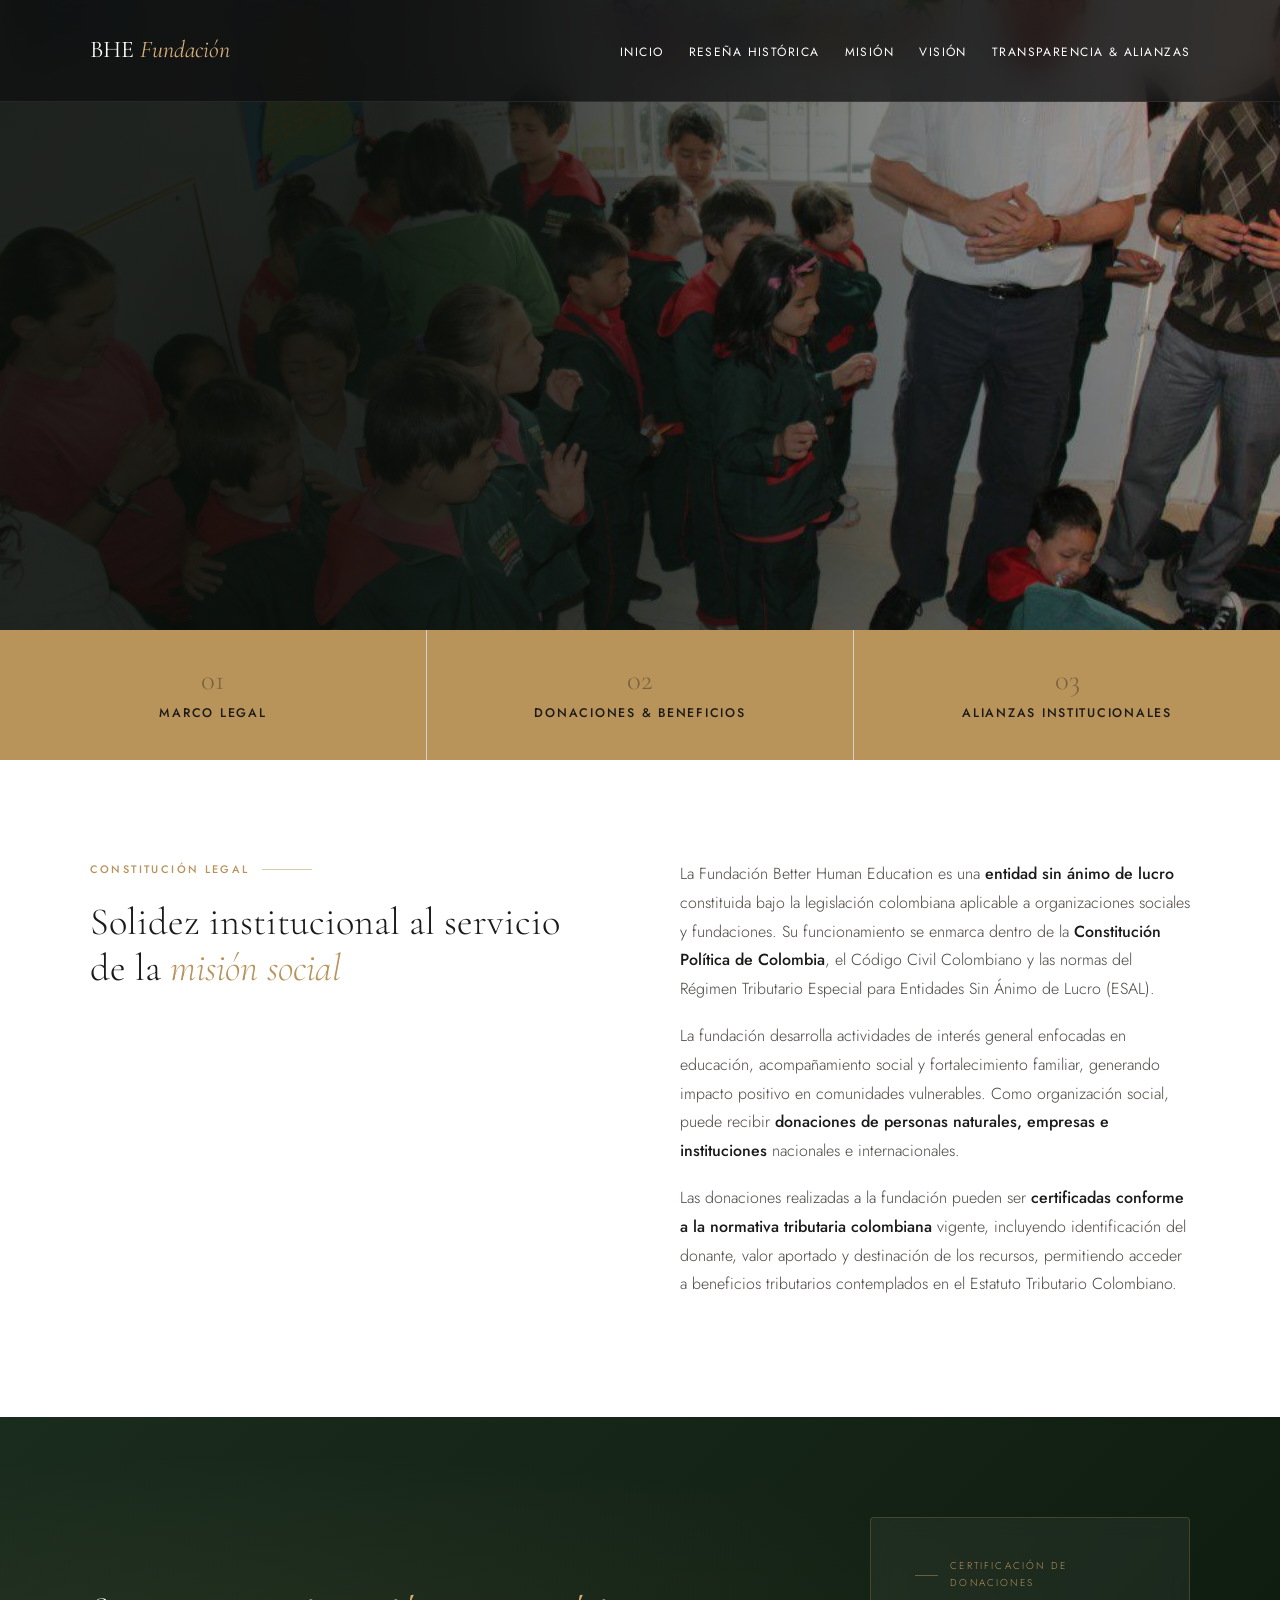
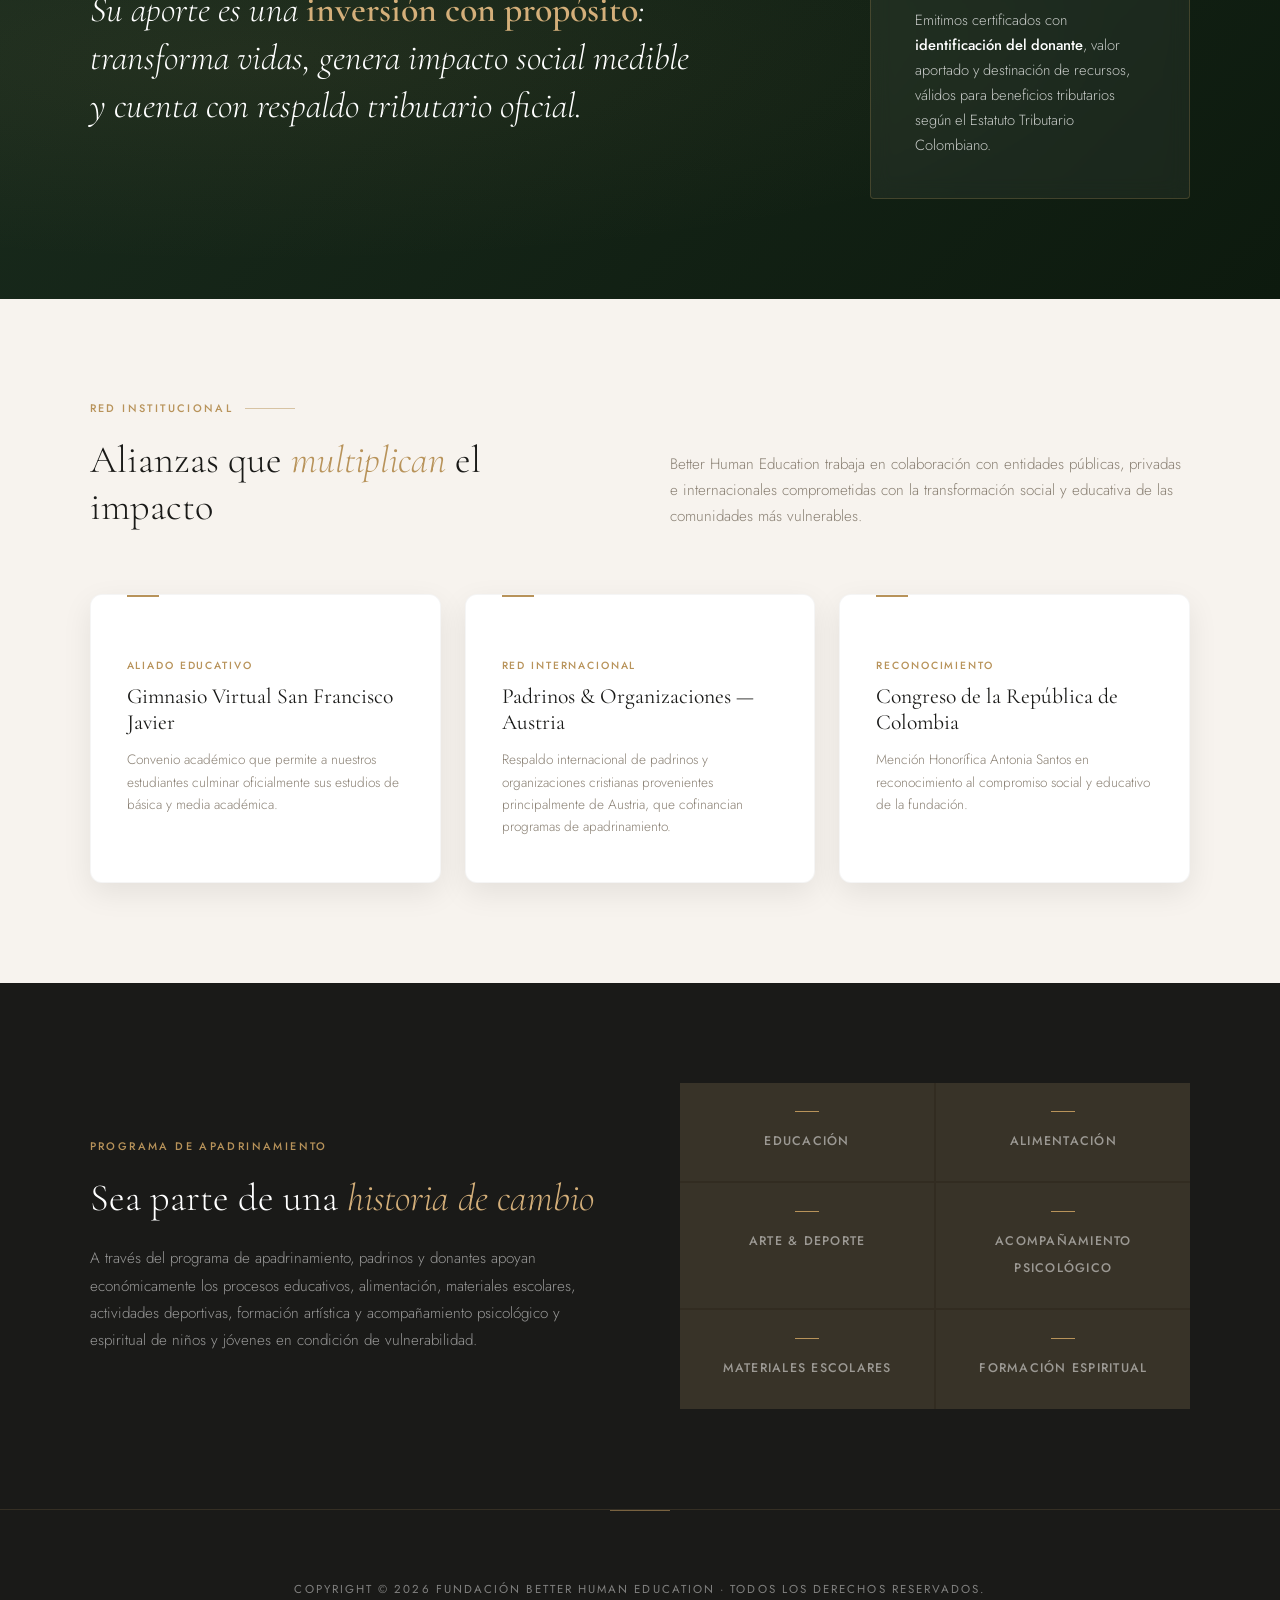
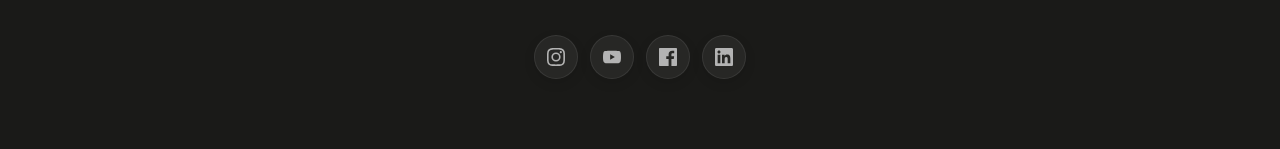
<file: 03_transparencia_alianzas.html>
<!DOCTYPE html>
<html lang="es">
<head>
<meta charset="UTF-8">
<meta name="viewport" content="width=device-width, initial-scale=1.0">
<title>Better Human Education – Transparencia & Alianzas</title>
<link rel="preconnect" href="https://fonts.googleapis.com">
<link href="https://fonts.googleapis.com/css2?family=Cormorant+Garamond:ital,wght@0,300;0,400;0,600;1,300;1,400&family=Jost:wght@300;400;500&display=swap" rel="stylesheet">
<link rel="stylesheet" href="css/style.css">
</head>
<body>

<!-- ══ HEADER ══ -->
<header class="site-header">
  <a href="index.html" class="site-logo">BHE <em>Fundación</em></a>
  <nav class="site-nav">
    <a href="index.html">Inicio</a>
    <a href="02_resena_historica.html">Reseña Histórica</a>
    <a href="04_mision.html">Misión</a>
    <a href="05_vision.html">Visión</a>
    <a href="03_transparencia_alianzas.html">Transparencia & Alianzas</a>
  </nav>
</header>

<!-- ══ PAGE HERO ══ -->
<section class="page-hero">
    <div class="transparencia-hero-bg"></div>
  <div class="page-hero-content">
    <div class="page-eyebrow">Gobernanza</div>
    <h1 class="page-title">
      Transparencia<br><em>& Alianzas</em>
    </h1>
    <p class="page-subtitle">
      Operamos bajo los más altos estándares de responsabilidad, con alianzas institucionales que amplifican nuestro impacto social.
    </p>
  </div>
</section>

<!-- ══ PILLARS BAND ══ -->
<div class="pillars-band">
  <div class="pillar">
    <span class="pillar-num">01</span>
    <span class="pillar-name">Marco Legal</span>
  </div>
  <div class="pillar">
    <span class="pillar-num">02</span>
    <span class="pillar-name">Donaciones & Beneficios</span>
  </div>
  <div class="pillar">
    <span class="pillar-num">03</span>
    <span class="pillar-name">Alianzas Institucionales</span>
  </div>
</div>

<!-- ══ MARCO LEGAL ══ -->
<div class="legal-section">
  <div>
    <div class="section-label">Constitución legal</div>
    <h2 class="legal-title">
      Solidez institucional al servicio de la <em>misión social</em>
    </h2>
  </div>
  <div class="legal-body">
    <p>
      La Fundación Better Human Education es una <strong>entidad sin ánimo de lucro</strong> constituida bajo la legislación colombiana aplicable a organizaciones sociales y fundaciones. Su funcionamiento se enmarca dentro de la <strong>Constitución Política de Colombia</strong>, el Código Civil Colombiano y las normas del Régimen Tributario Especial para Entidades Sin Ánimo de Lucro (ESAL).
    </p>
    <p>
      La fundación desarrolla actividades de interés general enfocadas en educación, acompañamiento social y fortalecimiento familiar, generando impacto positivo en comunidades vulnerables. Como organización social, puede recibir <strong>donaciones de personas naturales, empresas e instituciones</strong> nacionales e internacionales.
    </p>
    <p>
      Las donaciones realizadas a la fundación pueden ser <strong>certificadas conforme a la normativa tributaria colombiana</strong> vigente, incluyendo identificación del donante, valor aportado y destinación de los recursos, permitiendo acceder a beneficios tributarios contemplados en el Estatuto Tributario Colombiano.
    </p>
  </div>
</div>

<!-- ══ DONATION CTA ══ -->
<div class="donation-section">
  <div class="donation-text">
    Su aporte es una <strong>inversión con propósito</strong>: transforma vidas, genera impacto social medible y cuenta con respaldo tributario oficial.
  </div>
  <div class="donation-info">
    <div class="donation-info-label">Certificación de donaciones</div>
    <p class="donation-info-text">
      Emitimos certificados con <strong>identificación del donante</strong>, valor aportado y destinación de recursos, válidos para beneficios tributarios según el Estatuto Tributario Colombiano.
    </p>
  </div>
</div>

<!-- ══ ALLIANCES ══ -->
<section class="alliances-section">
  <div class="alliances-header">
    <div>
      <div class="section-label">Red institucional</div>
      <h2 class="alliances-title">
        Alianzas que <em>multiplican</em> el impacto
      </h2>
    </div>
    <p class="alliances-intro">
      Better Human Education trabaja en colaboración con entidades públicas, privadas e internacionales comprometidas con la transformación social y educativa de las comunidades más vulnerables.
    </p>
  </div>

  <div class="alliances-grid">
    <div class="alliance-card">
      <span class="alliance-type">Aliado educativo</span>
      <div class="alliance-name">Gimnasio Virtual San Francisco Javier</div>
      <p class="alliance-desc">Convenio académico que permite a nuestros estudiantes culminar oficialmente sus estudios de básica y media académica.</p>
    </div>
    <div class="alliance-card">
      <span class="alliance-type">Red internacional</span>
      <div class="alliance-name">Padrinos & Organizaciones — Austria</div>
      <p class="alliance-desc">Respaldo internacional de padrinos y organizaciones cristianas provenientes principalmente de Austria, que cofinancian programas de apadrinamiento.</p>
    </div>
    <div class="alliance-card">
      <span class="alliance-type">Reconocimiento</span>
      <div class="alliance-name">Congreso de la República de Colombia</div>
      <p class="alliance-desc">Mención Honorífica Antonia Santos en reconocimiento al compromiso social y educativo de la fundación.</p>
    </div>
  </div>
</section>

<!-- ══ SPONSORSHIP ══ -->
<div class="sponsorship-section">
  <div>
    <div class="sp-label">Programa de apadrinamiento</div>
    <h2 class="sp-title">
      Sea parte de una <em>historia de cambio</em>
    </h2>
    <p class="sp-body">
      A través del programa de apadrinamiento, padrinos y donantes apoyan económicamente los procesos educativos, alimentación, materiales escolares, actividades deportivas, formación artística y acompañamiento psicológico y espiritual de niños y jóvenes en condición de vulnerabilidad.
    </p>
  </div>
  <div class="sp-items">
    <div class="sp-item">
      <div class="sp-item-icon"></div>
      <span class="sp-item-name">Educación</span>
    </div>
    <div class="sp-item">
      <div class="sp-item-icon"></div>
      <span class="sp-item-name">Alimentación</span>
    </div>
    <div class="sp-item">
      <div class="sp-item-icon"></div>
      <span class="sp-item-name">Arte & Deporte</span>
    </div>
    <div class="sp-item">
      <div class="sp-item-icon"></div>
      <span class="sp-item-name">Acompañamiento psicológico</span>
    </div>
    <div class="sp-item">
      <div class="sp-item-icon"></div>
      <span class="sp-item-name">Materiales escolares</span>
    </div>
    <div class="sp-item">
      <div class="sp-item-icon"></div>
      <span class="sp-item-name">Formación espiritual</span>
    </div>
  </div>
</div>

<!-- ══ FOOTER ══ -->
<footer class="site-footer">
    <div class="footer-copy">
      COPYRIGHT © 2026 FUNDACIÓN BETTER HUMAN EDUCATION · TODOS LOS DERECHOS RESERVADOS.
    </div>
    <div class="footer-socials">
      <a href="https://www.instagram.com/betterhumaneducation/" target="_blank" class="social-icon"
        aria-label="Instagram">
        <svg viewBox="0 0 24 24">
          <path
            d="M12 2.163c3.204 0 3.584.012 4.85.07 3.252.148 4.771 1.691 4.919 4.919.058 1.265.069 1.645.069 4.849 0 3.205-.012 3.584-.069 4.849-.149 3.225-1.664 4.771-4.919 4.919-1.266.058-1.644.07-4.85.07-3.204 0-3.584-.012-4.849-.07-3.26-.149-4.771-1.699-4.919-4.92-.058-1.265-.07-1.644-.07-4.849 0-3.204.013-3.583.07-4.849.149-3.227 1.664-4.771 4.919-4.919 1.266-.057 1.645-.069 4.849-.069zM12 0C8.741 0 8.333.014 7.053.072 2.695.272.273 2.69.073 7.052.014 8.333 0 8.741 0 12c0 3.259.014 3.668.072 4.948.2 4.358 2.618 6.78 6.98 6.98C8.333 23.986 8.741 24 12 24c3.259 0 3.668-.014 4.948-.072 4.354-.2 6.782-2.618 6.979-6.98.059-1.28.073-1.689.073-4.948 0-3.259-.014-3.667-.072-4.947-.196-4.354-2.617-6.78-6.979-6.98C15.668.014 15.259 0 12 0zm0 5.838a6.162 6.162 0 100 12.324 6.162 6.162 0 000-12.324zM12 16a4 4 0 110-8 4 4 0 010 8zm6.406-11.845a1.44 1.44 0 100 2.881 1.44 1.44 0 000-2.881z" />
        </svg>
      </a>
      <a href="https://www.youtube.com/@Better_Human_Edu" target="_blank" class="social-icon" aria-label="YouTube">
        <svg viewBox="0 0 24 24">
          <path
            d="M23.498 6.186a3.016 3.016 0 0 0-2.122-2.136C19.505 3.545 12 3.545 12 3.545s-7.505 0-9.377.505A3.017 3.017 0 0 0 .501 6.186C0 8.07 0 12 0 12s0 3.93.501 5.814a3.016 3.016 0 0 0 2.122 2.136c1.871.505 9.377.505 9.377.505s7.505 0 9.377-.505a3.015 3.015 0 0 0 2.122-2.136C24 15.93 24 12 24 12s0-3.93-.502-5.814zM9.545 15.568V8.432L15.818 12l-6.273 3.568z" />
        </svg>
      </a>
      <a href="https://www.facebook.com/BetterHumanEducation" target="_blank" class="social-icon" aria-label="Facebook">
        <svg viewBox="0 0 24 24">
          <path
            d="M22.675 0h-21.35c-.732 0-1.325.593-1.325 1.325v21.351c0 .731.593 1.324 1.325 1.324h11.495v-9.294h-3.128v-3.622h3.128v-2.671c0-3.1 1.893-4.788 4.659-4.788 1.325 0 2.463.099 2.795.143v3.24l-1.918.001c-1.504 0-1.795.715-1.795 1.763v2.313h3.587l-.467 3.622h-3.12v9.293h6.116c.73 0 1.323-.593 1.323-1.325v-21.35c0-.732-.593-1.325-1.325-1.325z" />
        </svg>
      </a>
      <a href="https://www.linkedin.com/company/better-human-education/" target="_blank" class="social-icon"
        aria-label="LinkedIn">
        <svg viewBox="0 0 24 24">
          <path
            d="M20.447 20.452h-3.554v-5.569c0-1.328-.027-3.037-1.852-3.037-1.853 0-2.136 1.445-2.136 2.939v5.667H9.351V9h3.414v1.561h.046c.477-.9 1.637-1.85 3.37-1.85 3.601 0 4.267 2.37 4.267 5.455v6.286zM5.337 7.433c-1.144 0-2.063-.926-2.063-2.065 0-1.138.92-2.063 2.063-2.063 1.14 0 2.064.925 2.064 2.063 0 1.139-.925 2.065-2.064 2.065zm1.782 13.019H3.555V9h3.564v11.452zM22.225 0H1.771C.792 0 0 .774 0 1.729v20.542C0 23.227.792 24 1.771 24h20.451C23.2 24 24 23.227 24 22.271V1.729C24 .774 23.2 0 22.222 0h.003z" />
        </svg>
      </a>
    </div>
  </footer>

  <!-- ══ SCROLL TO TOP ══ -->
  <button id="scrollToTop" class="scroll-to-top" aria-label="Volver arriba">
    <svg viewBox="0 0 24 24"><path d="M12 4l-8 8h6v8h4v-8h6z"/></svg>
  </button>

  <script src="js/main.js"></script>
</body>
</html>
</file>
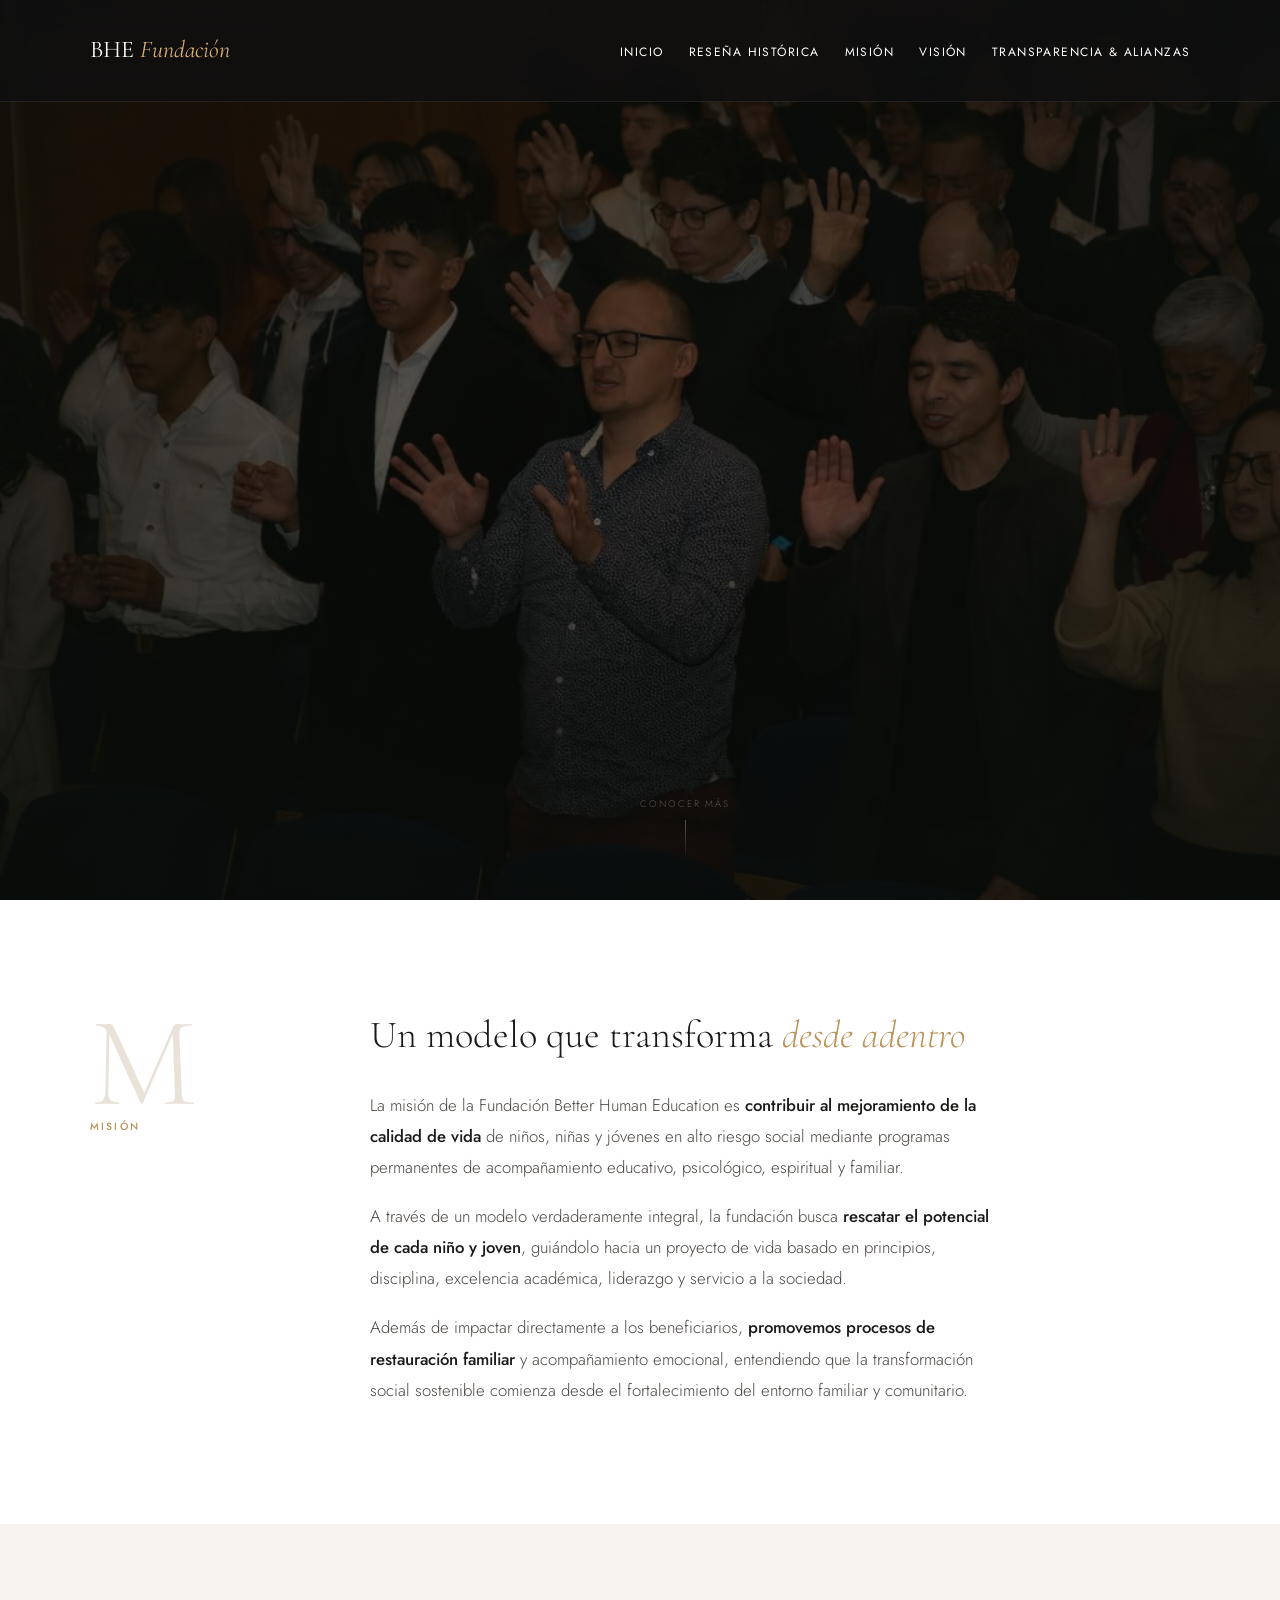
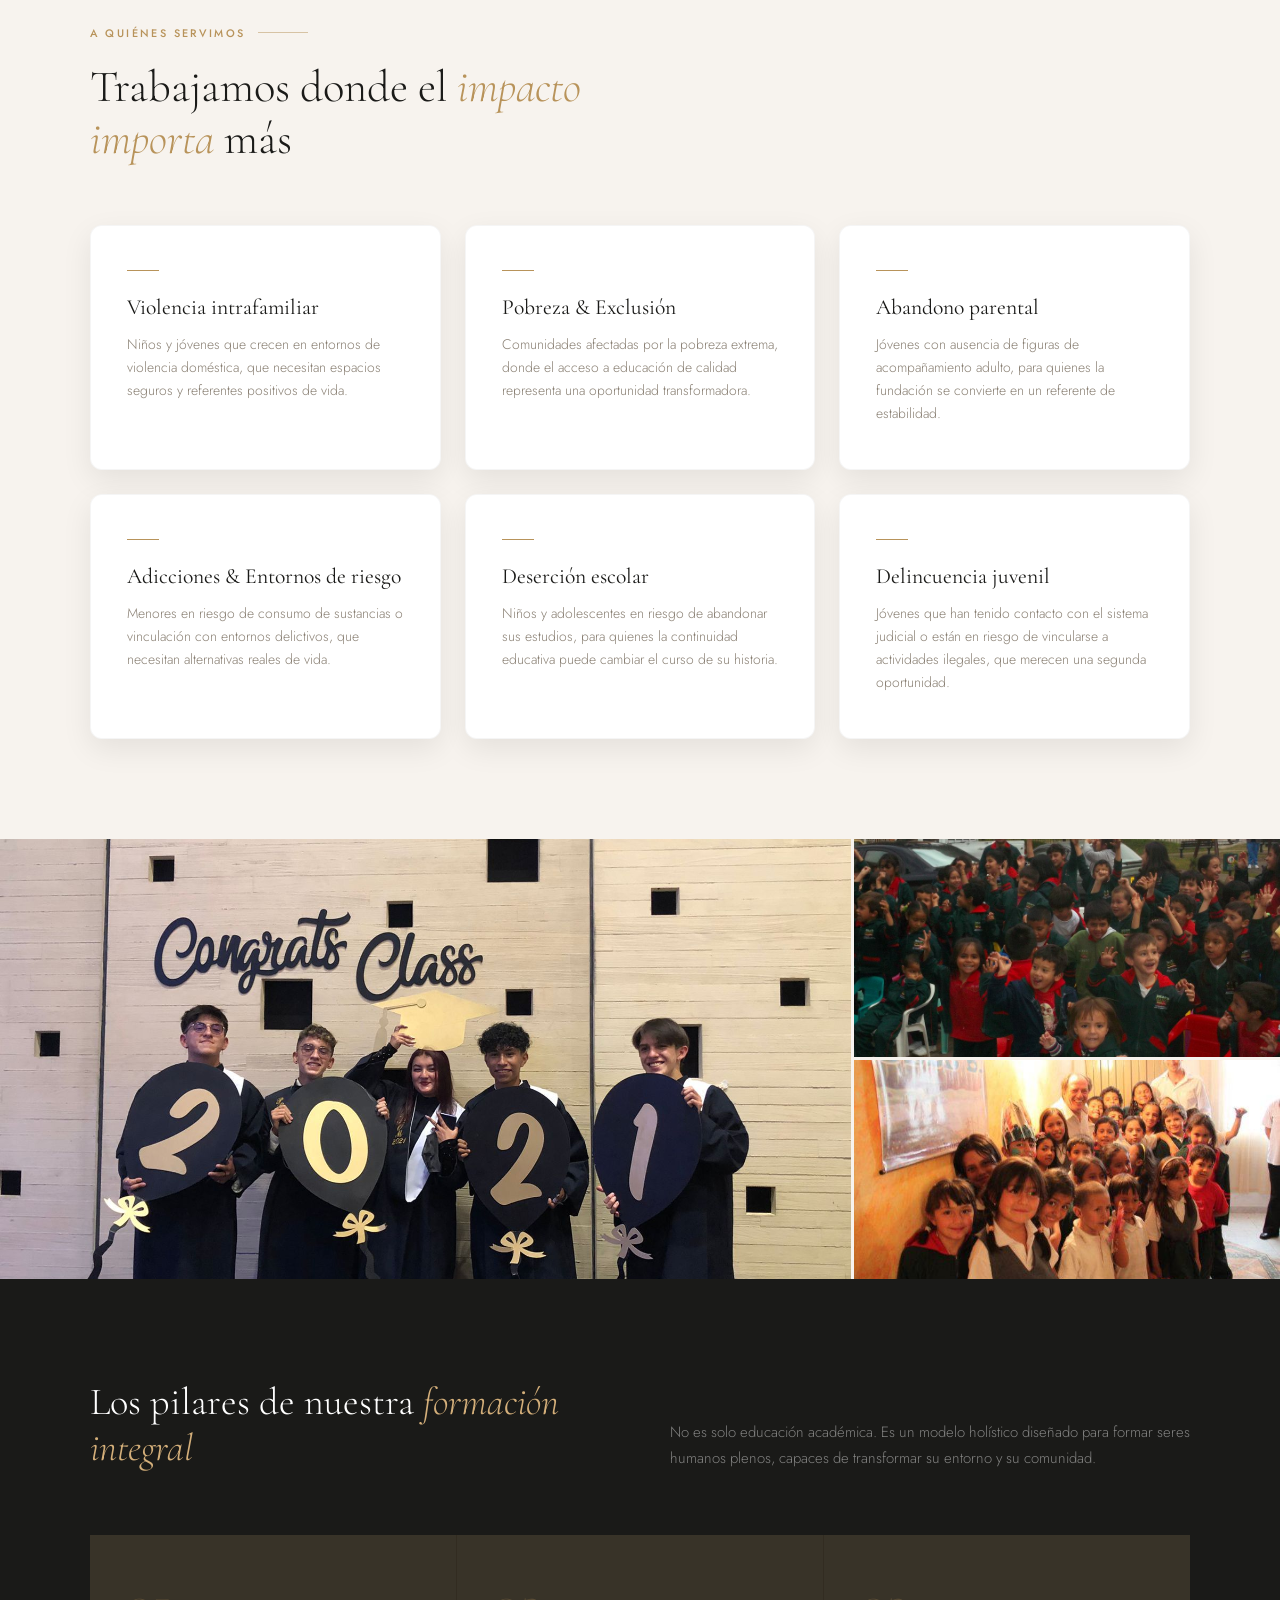
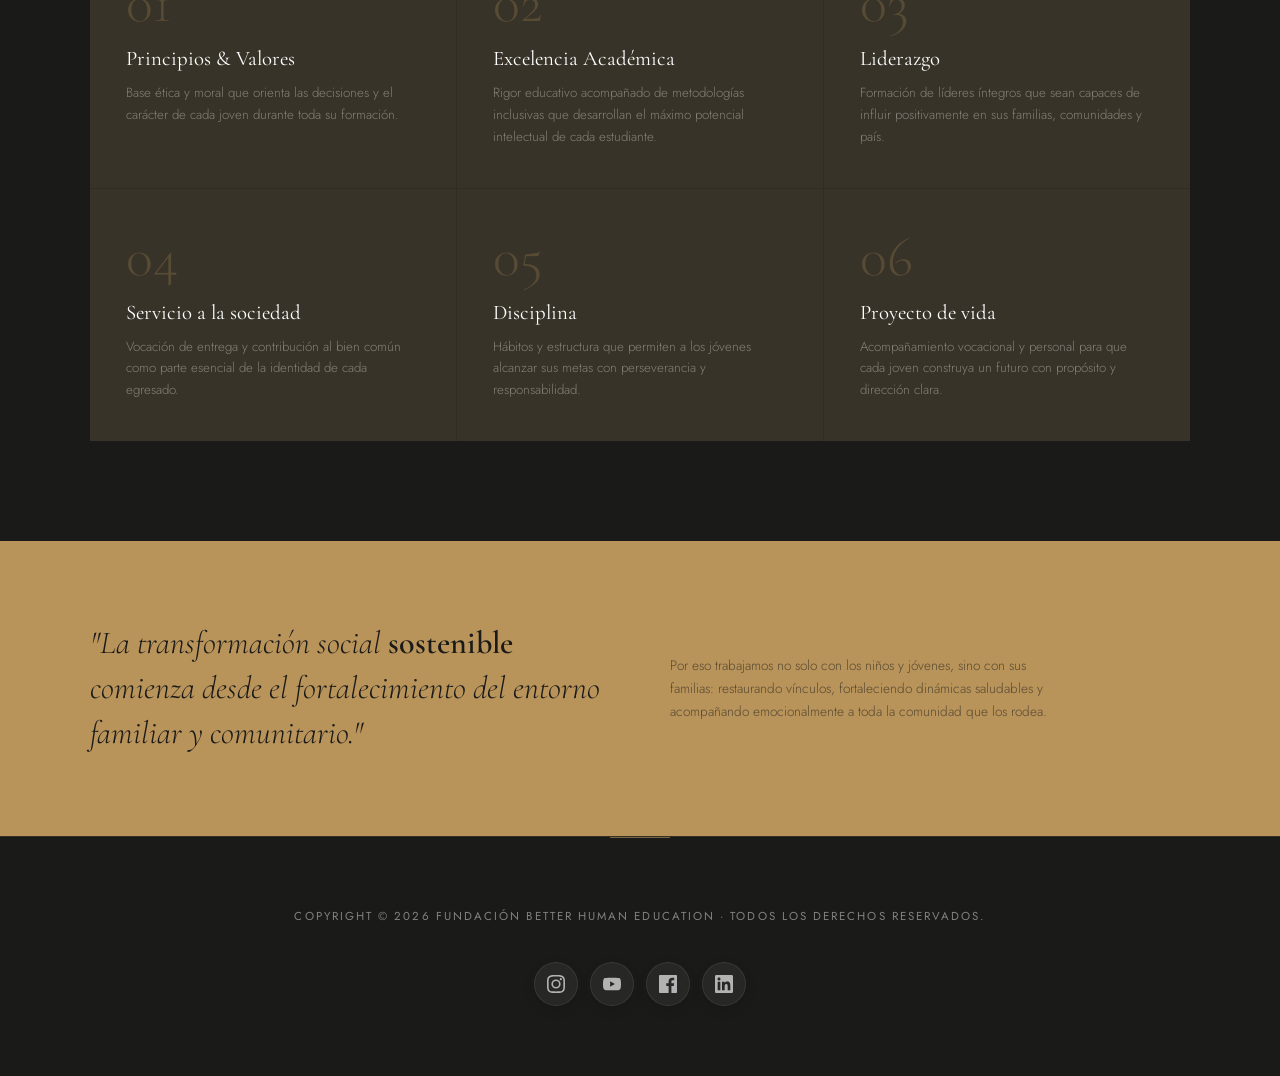
<file: 04_mision.html>
<!DOCTYPE html>
<html lang="es">
<head>
<meta charset="UTF-8">
<meta name="viewport" content="width=device-width, initial-scale=1.0">
<title>Better Human Education – Misión</title>
<link rel="preconnect" href="https://fonts.googleapis.com">
<link href="https://fonts.googleapis.com/css2?family=Cormorant+Garamond:ital,wght@0,300;0,400;0,600;1,300;1,400&family=Jost:wght@300;400;500&display=swap" rel="stylesheet">
<link rel="stylesheet" href="css/style.css">
</head>
<body>

<!-- ══ HEADER ══ -->
<header class="site-header">
  <a href="index.html" class="site-logo">BHE <em>Fundación</em></a>
  <nav class="site-nav">
    <a href="index.html">Inicio</a>
    <a href="02_resena_historica.html">Reseña Histórica</a>
    <a href="04_mision.html">Misión</a>
    <a href="05_vision.html">Visión</a>
    <a href="03_transparencia_alianzas.html">Transparencia & Alianzas</a>
  </nav>
</header>

<!-- ══ FULL SCREEN HERO ══ -->
<section class="hero">
  <div class="hero-bg"></div>
  <div class="hero-content">
    <div class="hero-eyebrow">Nuestra Misión</div>
    <h1 class="hero-mission">
      Contribuir al mejoramiento de la <em>calidad de vida</em> de niños y jóvenes en <strong>alto riesgo social</strong>
    </h1>
  </div>
  <div class="scroll-hint">Conocer más</div>
</section>

<!-- ══ MISSION STATEMENT ══ -->
<div class="mission-statement">
  <div class="ms-side">
    <span class="ms-numeral">M</span>
    <span class="ms-word">Misión</span>
  </div>
  <div class="ms-body">
    <h2 class="ms-headline">
      Un modelo que transforma <em>desde adentro</em>
    </h2>
    <p>
      La misión de la Fundación Better Human Education es <strong>contribuir al mejoramiento de la calidad de vida</strong> de niños, niñas y jóvenes en alto riesgo social mediante programas permanentes de acompañamiento educativo, psicológico, espiritual y familiar.
    </p>
    <p>
      A través de un modelo verdaderamente integral, la fundación busca <strong>rescatar el potencial de cada niño y joven</strong>, guiándolo hacia un proyecto de vida basado en principios, disciplina, excelencia académica, liderazgo y servicio a la sociedad.
    </p>
    <p>
      Además de impactar directamente a los beneficiarios, <strong>promovemos procesos de restauración familiar</strong> y acompañamiento emocional, entendiendo que la transformación social sostenible comienza desde el fortalecimiento del entorno familiar y comunitario.
    </p>
  </div>
</div>

<!-- ══ POPULATION SERVED ══ -->
<section class="population-section">
  <div class="pop-header">
    <div class="section-label">A quiénes servimos</div>
    <h2 class="pop-title">
      Trabajamos donde el <em>impacto importa</em> más
    </h2>
  </div>
  <div class="population-grid">
    <div class="pop-card">
      <div class="pop-card-line"></div>
      <div class="pop-card-title">Violencia intrafamiliar</div>
      <p class="pop-card-text">Niños y jóvenes que crecen en entornos de violencia doméstica, que necesitan espacios seguros y referentes positivos de vida.</p>
    </div>
    <div class="pop-card">
      <div class="pop-card-line"></div>
      <div class="pop-card-title">Pobreza & Exclusión</div>
      <p class="pop-card-text">Comunidades afectadas por la pobreza extrema, donde el acceso a educación de calidad representa una oportunidad transformadora.</p>
    </div>
    <div class="pop-card">
      <div class="pop-card-line"></div>
      <div class="pop-card-title">Abandono parental</div>
      <p class="pop-card-text">Jóvenes con ausencia de figuras de acompañamiento adulto, para quienes la fundación se convierte en un referente de estabilidad.</p>
    </div>
    <div class="pop-card">
      <div class="pop-card-line"></div>
      <div class="pop-card-title">Adicciones & Entornos de riesgo</div>
      <p class="pop-card-text">Menores en riesgo de consumo de sustancias o vinculación con entornos delictivos, que necesitan alternativas reales de vida.</p>
    </div>
    <div class="pop-card">
      <div class="pop-card-line"></div>
      <div class="pop-card-title">Deserción escolar</div>
      <p class="pop-card-text">Niños y adolescentes en riesgo de abandonar sus estudios, para quienes la continuidad educativa puede cambiar el curso de su historia.</p>
    </div>
    <div class="pop-card">
      <div class="pop-card-line"></div>
      <div class="pop-card-title">Delincuencia juvenil</div>
      <p class="pop-card-text">Jóvenes que han tenido contacto con el sistema judicial o están en riesgo de vincularse a actividades ilegales, que merecen una segunda oportunidad.</p>
    </div>
  </div>
</section>

<!-- ══ PHOTO INTERLUDE ══ -->
<div class="photo-interlude">
  <div class="photo-main"></div>
  <div class="photo-aside">
    <div class="photo-sm"></div>
    <div class="photo-sm"></div>
  </div>
</div>

<!-- ══ PRINCIPLES ══ -->
<section class="principles-section">
  <div class="principles-header">
    <div>
      <h2 class="pr-title">
        Los pilares de nuestra <em>formación integral</em>
      </h2>
    </div>
    <p class="pr-intro">
      No es solo educación académica. Es un modelo holístico diseñado para formar seres humanos plenos, capaces de transformar su entorno y su comunidad.
    </p>
  </div>
  <div class="principles-list">
    <div class="principle-item">
      <span class="principle-number">01</span>
      <div class="principle-name">Principios & Valores</div>
      <p class="principle-text">Base ética y moral que orienta las decisiones y el carácter de cada joven durante toda su formación.</p>
    </div>
    <div class="principle-item">
      <span class="principle-number">02</span>
      <div class="principle-name">Excelencia Académica</div>
      <p class="principle-text">Rigor educativo acompañado de metodologías inclusivas que desarrollan el máximo potencial intelectual de cada estudiante.</p>
    </div>
    <div class="principle-item">
      <span class="principle-number">03</span>
      <div class="principle-name">Liderazgo</div>
      <p class="principle-text">Formación de líderes íntegros que sean capaces de influir positivamente en sus familias, comunidades y país.</p>
    </div>
    <div class="principle-item">
      <span class="principle-number">04</span>
      <div class="principle-name">Servicio a la sociedad</div>
      <p class="principle-text">Vocación de entrega y contribución al bien común como parte esencial de la identidad de cada egresado.</p>
    </div>
    <div class="principle-item">
      <span class="principle-number">05</span>
      <div class="principle-name">Disciplina</div>
      <p class="principle-text">Hábitos y estructura que permiten a los jóvenes alcanzar sus metas con perseverancia y responsabilidad.</p>
    </div>
    <div class="principle-item">
      <span class="principle-number">06</span>
      <div class="principle-name">Proyecto de vida</div>
      <p class="principle-text">Acompañamiento vocacional y personal para que cada joven construya un futuro con propósito y dirección clara.</p>
    </div>
  </div>
</section>

<!-- ══ FAMILY FOCUS ══ -->
<div class="family-section">
  <div class="family-text">
    "La transformación social <strong>sostenible</strong> comienza desde el fortalecimiento del entorno familiar y comunitario."
  </div>
  <p class="family-caption">
    Por eso trabajamos no solo con los niños y jóvenes, sino con sus familias: restaurando vínculos, fortaleciendo dinámicas saludables y acompañando emocionalmente a toda la comunidad que los rodea.
  </p>
</div>

<!-- ══ FOOTER ══ -->
<footer class="site-footer">
    <div class="footer-copy">
      COPYRIGHT © 2026 FUNDACIÓN BETTER HUMAN EDUCATION · TODOS LOS DERECHOS RESERVADOS.
    </div>
    <div class="footer-socials">
      <a href="https://www.instagram.com/betterhumaneducation/" target="_blank" class="social-icon"
        aria-label="Instagram">
        <svg viewBox="0 0 24 24">
          <path
            d="M12 2.163c3.204 0 3.584.012 4.85.07 3.252.148 4.771 1.691 4.919 4.919.058 1.265.069 1.645.069 4.849 0 3.205-.012 3.584-.069 4.849-.149 3.225-1.664 4.771-4.919 4.919-1.266.058-1.644.07-4.85.07-3.204 0-3.584-.012-4.849-.07-3.26-.149-4.771-1.699-4.919-4.92-.058-1.265-.07-1.644-.07-4.849 0-3.204.013-3.583.07-4.849.149-3.227 1.664-4.771 4.919-4.919 1.266-.057 1.645-.069 4.849-.069zM12 0C8.741 0 8.333.014 7.053.072 2.695.272.273 2.69.073 7.052.014 8.333 0 8.741 0 12c0 3.259.014 3.668.072 4.948.2 4.358 2.618 6.78 6.98 6.98C8.333 23.986 8.741 24 12 24c3.259 0 3.668-.014 4.948-.072 4.354-.2 6.782-2.618 6.979-6.98.059-1.28.073-1.689.073-4.948 0-3.259-.014-3.667-.072-4.947-.196-4.354-2.617-6.78-6.979-6.98C15.668.014 15.259 0 12 0zm0 5.838a6.162 6.162 0 100 12.324 6.162 6.162 0 000-12.324zM12 16a4 4 0 110-8 4 4 0 010 8zm6.406-11.845a1.44 1.44 0 100 2.881 1.44 1.44 0 000-2.881z" />
        </svg>
      </a>
      <a href="https://www.youtube.com/@Better_Human_Edu" target="_blank" class="social-icon" aria-label="YouTube">
        <svg viewBox="0 0 24 24">
          <path
            d="M23.498 6.186a3.016 3.016 0 0 0-2.122-2.136C19.505 3.545 12 3.545 12 3.545s-7.505 0-9.377.505A3.017 3.017 0 0 0 .501 6.186C0 8.07 0 12 0 12s0 3.93.501 5.814a3.016 3.016 0 0 0 2.122 2.136c1.871.505 9.377.505 9.377.505s7.505 0 9.377-.505a3.015 3.015 0 0 0 2.122-2.136C24 15.93 24 12 24 12s0-3.93-.502-5.814zM9.545 15.568V8.432L15.818 12l-6.273 3.568z" />
        </svg>
      </a>
      <a href="https://www.facebook.com/BetterHumanEducation" target="_blank" class="social-icon" aria-label="Facebook">
        <svg viewBox="0 0 24 24">
          <path
            d="M22.675 0h-21.35c-.732 0-1.325.593-1.325 1.325v21.351c0 .731.593 1.324 1.325 1.324h11.495v-9.294h-3.128v-3.622h3.128v-2.671c0-3.1 1.893-4.788 4.659-4.788 1.325 0 2.463.099 2.795.143v3.24l-1.918.001c-1.504 0-1.795.715-1.795 1.763v2.313h3.587l-.467 3.622h-3.12v9.293h6.116c.73 0 1.323-.593 1.323-1.325v-21.35c0-.732-.593-1.325-1.325-1.325z" />
        </svg>
      </a>
      <a href="https://www.linkedin.com/company/better-human-education/" target="_blank" class="social-icon"
        aria-label="LinkedIn">
        <svg viewBox="0 0 24 24">
          <path
            d="M20.447 20.452h-3.554v-5.569c0-1.328-.027-3.037-1.852-3.037-1.853 0-2.136 1.445-2.136 2.939v5.667H9.351V9h3.414v1.561h.046c.477-.9 1.637-1.85 3.37-1.85 3.601 0 4.267 2.37 4.267 5.455v6.286zM5.337 7.433c-1.144 0-2.063-.926-2.063-2.065 0-1.138.92-2.063 2.063-2.063 1.14 0 2.064.925 2.064 2.063 0 1.139-.925 2.065-2.064 2.065zm1.782 13.019H3.555V9h3.564v11.452zM22.225 0H1.771C.792 0 0 .774 0 1.729v20.542C0 23.227.792 24 1.771 24h20.451C23.2 24 24 23.227 24 22.271V1.729C24 .774 23.2 0 22.222 0h.003z" />
        </svg>
      </a>
    </div>
  </footer>

  <!-- ══ SCROLL TO TOP ══ -->
  <button id="scrollToTop" class="scroll-to-top" aria-label="Volver arriba">
    <svg viewBox="0 0 24 24"><path d="M12 4l-8 8h6v8h4v-8h6z"/></svg>
  </button>

  <script src="js/main.js"></script>
</body>
</html>
</file>
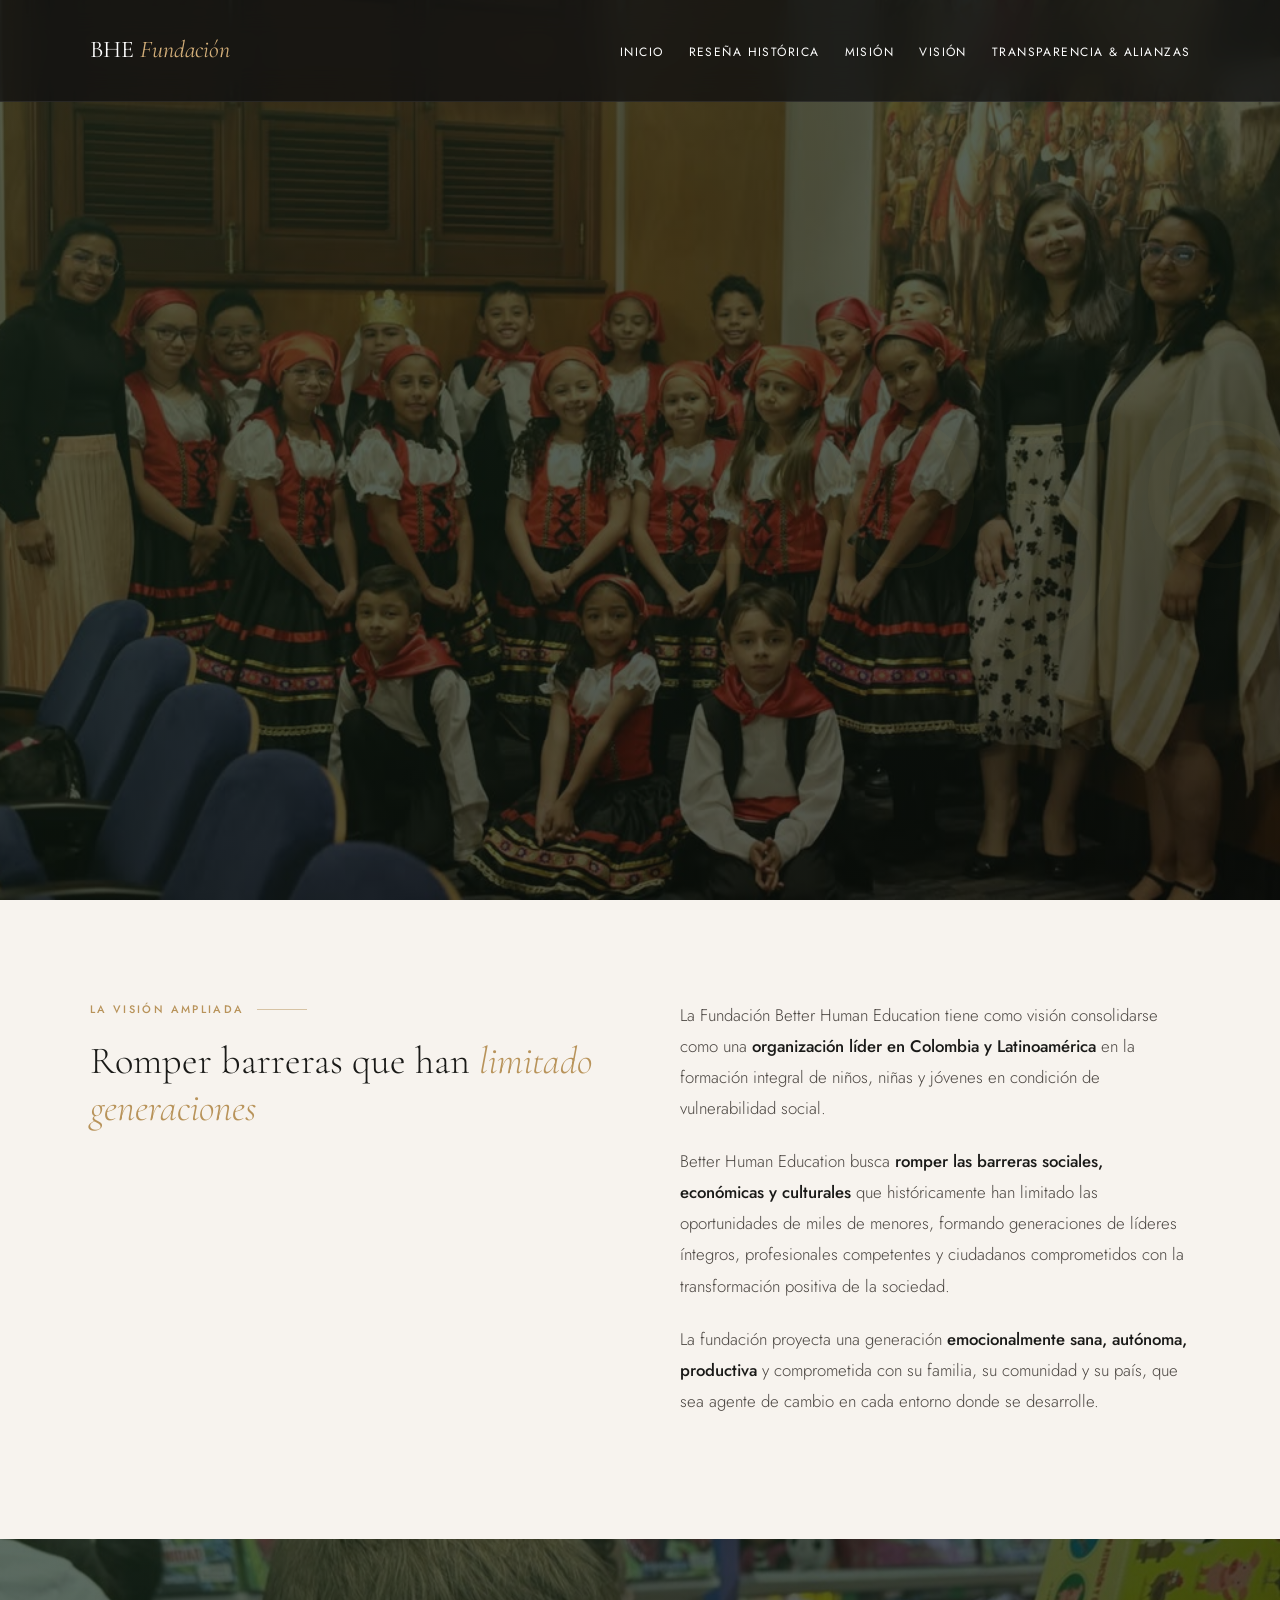
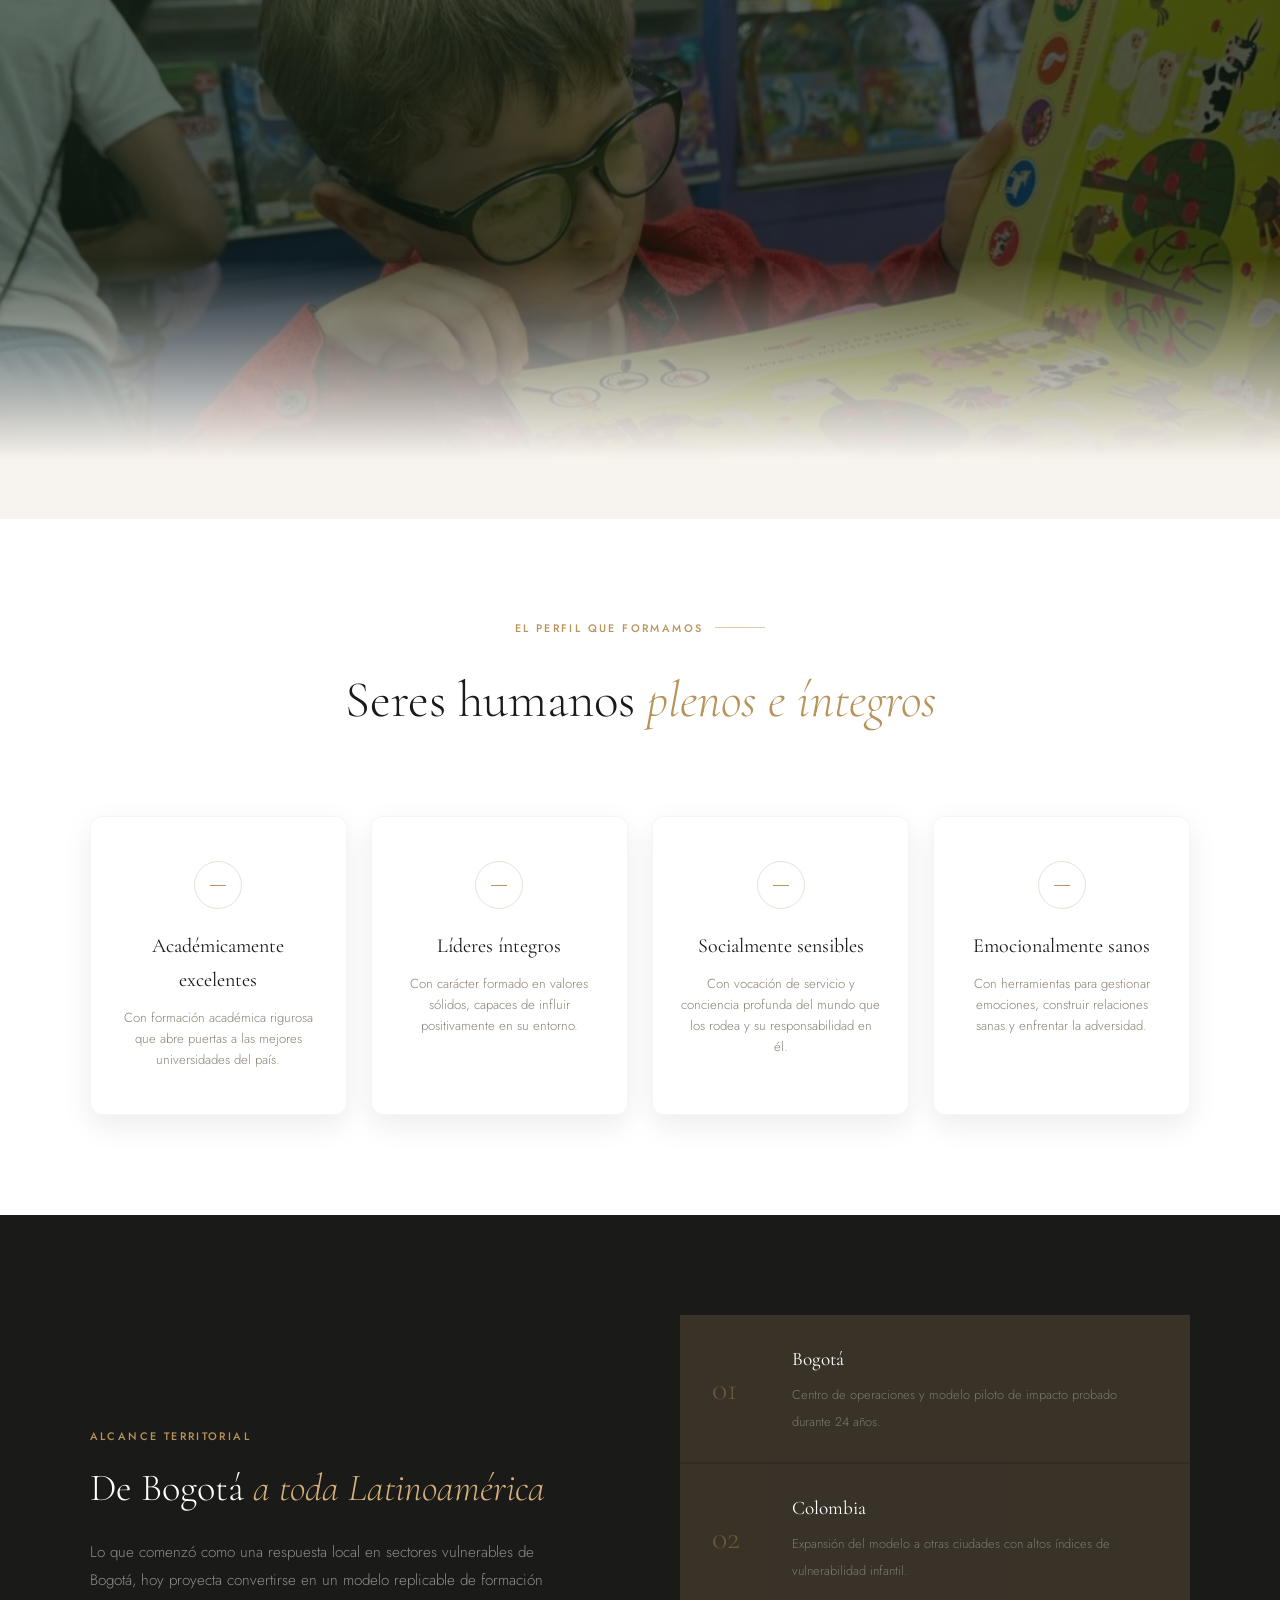
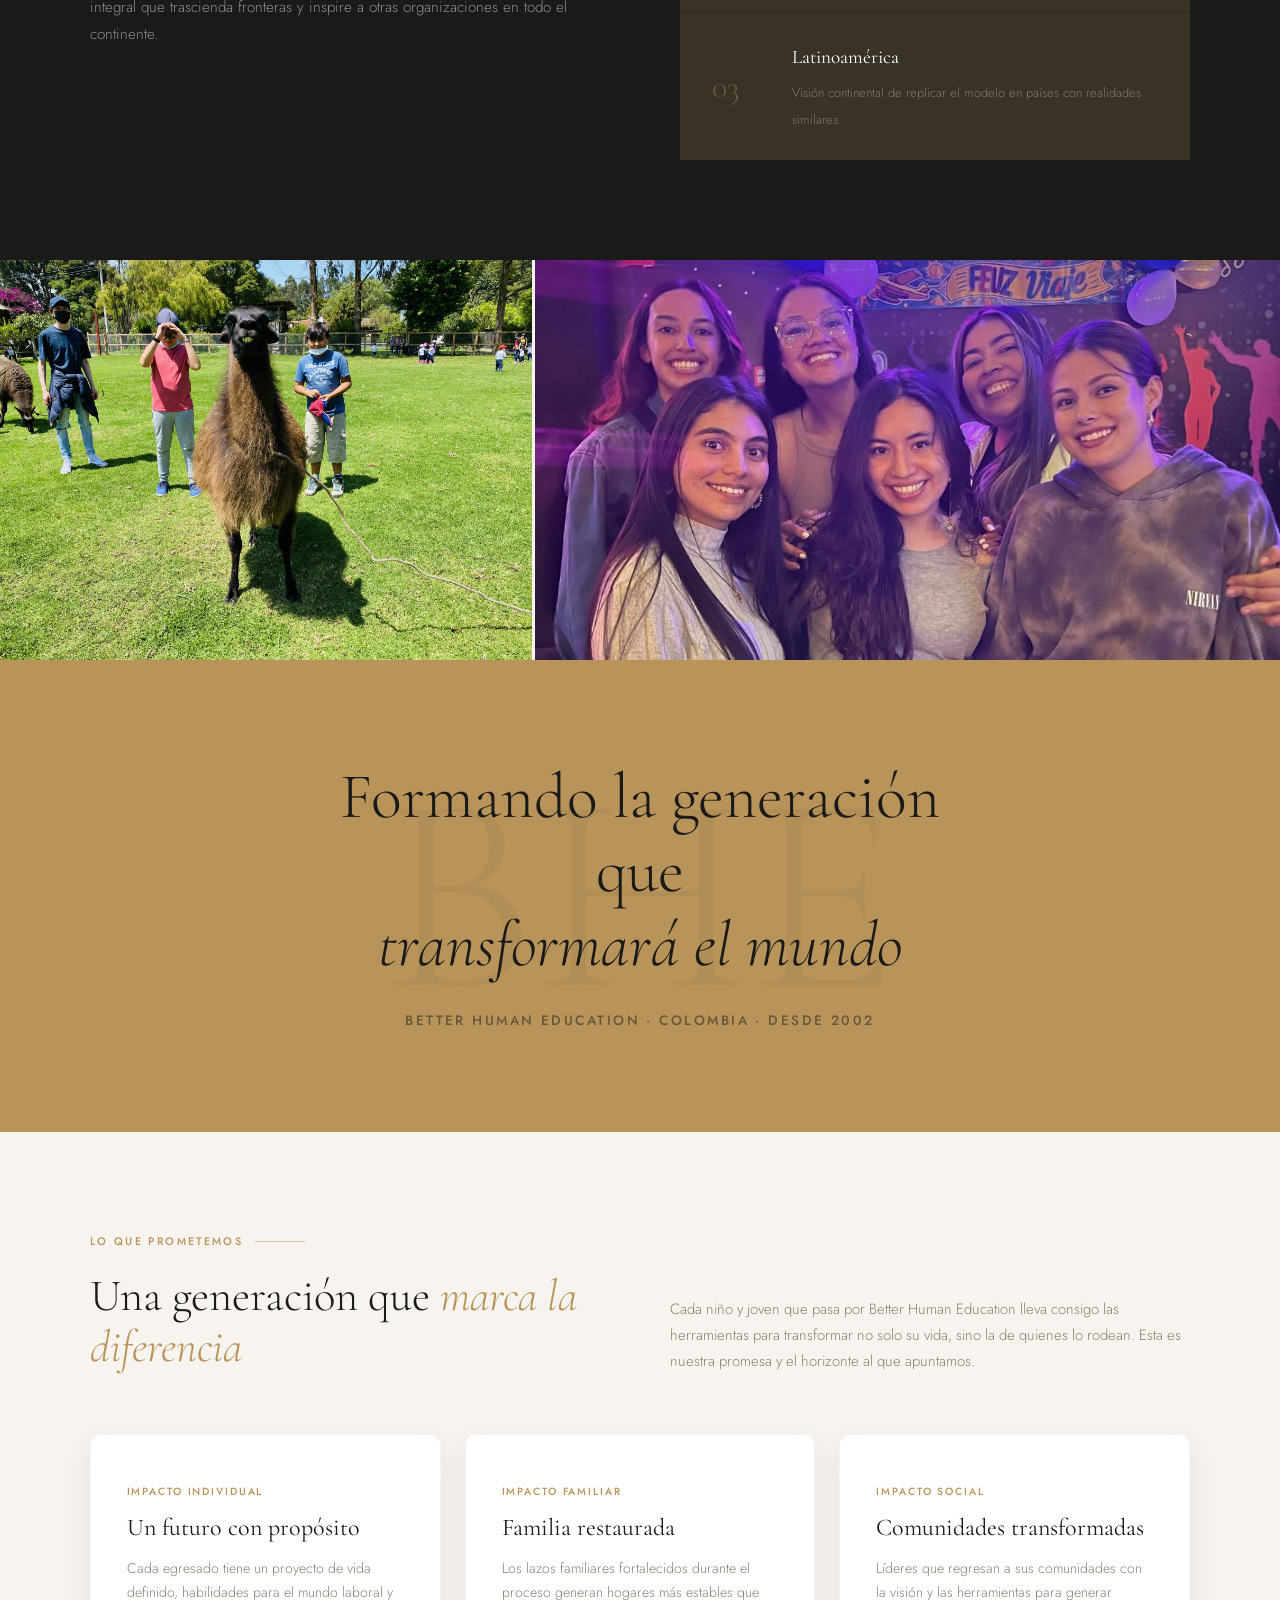
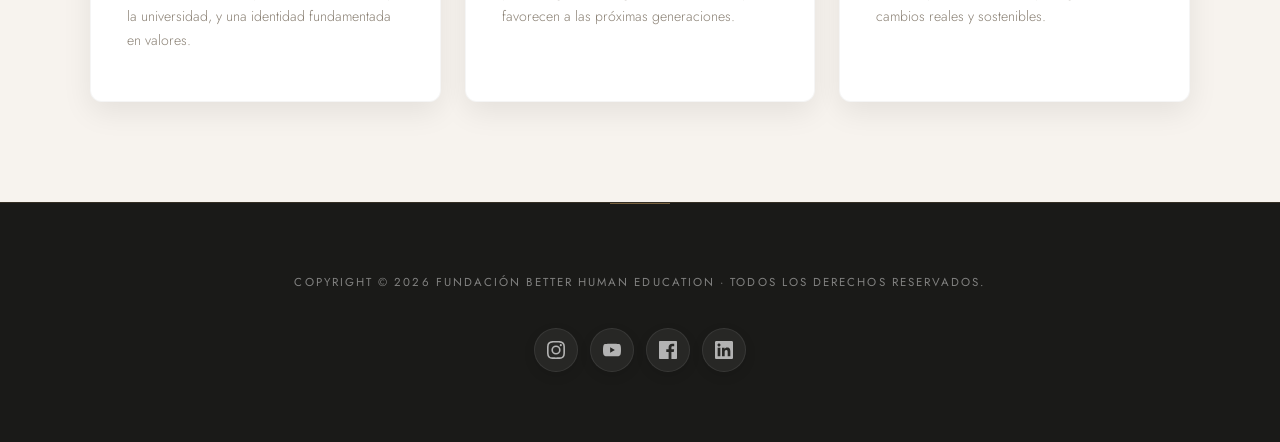
<file: 05_vision.html>
<!DOCTYPE html>
<html lang="es">
<head>
<meta charset="UTF-8">
<meta name="viewport" content="width=device-width, initial-scale=1.0">
<title>Better Human Education – Visión</title>
<link rel="preconnect" href="https://fonts.googleapis.com">
<link href="https://fonts.googleapis.com/css2?family=Cormorant+Garamond:ital,wght@0,300;0,400;0,600;1,300;1,400&family=Jost:wght@300;400;500&display=swap" rel="stylesheet">
<link rel="stylesheet" href="css/style.css">
</head>
<body>

<!-- ══ HEADER ══ -->
<header class="site-header">
  <a href="index.html" class="site-logo">BHE <em>Fundación</em></a>
  <nav class="site-nav">
    <a href="index.html">Inicio</a>
    <a href="02_resena_historica.html">Reseña Histórica</a>
    <a href="04_mision.html">Misión</a>
    <a href="05_vision.html">Visión</a>
    <a href="03_transparencia_alianzas.html">Transparencia & Alianzas</a>
  </nav>
</header>

<!-- ══ MANIFESTO HERO ══ -->
<section class="manifesto-hero">
  <div class="hero-content" style="display: flex; flex-direction: column;">
    <div class="hero-eyebrow">Nuestra Visión</div>
    <h1 class="vision-statement">
      Consolidarnos como <em>líderes en Colombia y Latinoamérica</em> en la formación integral de la <strong>infancia vulnerable</strong>
    </h1>
    <div class="hero-divider"></div>
    <p class="hero-body">
      Una generación destacada no solo por su excelencia académica, sino por su liderazgo, sensibilidad social, formación espiritual y profundo desarrollo humano.
    </p>
  </div>
</section>

<!-- ══ VISION DETAILS ══ -->
<div class="vision-body">
  <div class="vision-left">
    <div class="section-label">La visión ampliada</div>
    <h2 class="vision-title">
      Romper barreras que han <em>limitado generaciones</em>
    </h2>
  </div>
  <div class="vision-right">
    <p>
      La Fundación Better Human Education tiene como visión consolidarse como una <strong>organización líder en Colombia y Latinoamérica</strong> en la formación integral de niños, niñas y jóvenes en condición de vulnerabilidad social.
    </p>
    <p>
      Better Human Education busca <strong>romper las barreras sociales, económicas y culturales</strong> que históricamente han limitado las oportunidades de miles de menores, formando generaciones de líderes íntegros, profesionales competentes y ciudadanos comprometidos con la transformación positiva de la sociedad.
    </p>
    <p>
      La fundación proyecta una generación <strong>emocionalmente sana, autónoma, productiva</strong> y comprometida con su familia, su comunidad y su país, que sea agente de cambio en cada entorno donde se desarrolle.
    </p>
  </div>
  </div>

<!-- ══ FULL PHOTO ══ -->
<div class="full-photo"></div>

<!-- ══ PROFILE ASPIRATION ══ -->
<section class="profile-section">
  <div class="profile-header">
    <div class="section-label" style="justify-content:center;">El perfil que formamos</div>
    <h2 class="profile-title">
      Seres humanos <em>plenos e íntegros</em>
    </h2>
  </div>
  <div class="profile-grid">
    <div class="profile-card">
      <div class="profile-glyph"></div>
      <div class="profile-attr">Académicamente excelentes</div>
      <p class="profile-desc">Con formación académica rigurosa que abre puertas a las mejores universidades del país.</p>
    </div>
    <div class="profile-card">
      <div class="profile-glyph"></div>
      <div class="profile-attr">Líderes íntegros</div>
      <p class="profile-desc">Con carácter formado en valores sólidos, capaces de influir positivamente en su entorno.</p>
    </div>
    <div class="profile-card">
      <div class="profile-glyph"></div>
      <div class="profile-attr">Socialmente sensibles</div>
      <p class="profile-desc">Con vocación de servicio y conciencia profunda del mundo que los rodea y su responsabilidad en él.</p>
    </div>
    <div class="profile-card">
      <div class="profile-glyph"></div>
      <div class="profile-attr">Emocionalmente sanos</div>
      <p class="profile-desc">Con herramientas para gestionar emociones, construir relaciones sanas y enfrentar la adversidad.</p>
    </div>
  </div>
</section>

<!-- ══ GEOGRAPHICAL VISION ══ -->
<section class="geo-section">
  <div class="geo-text">
    <span class="geo-label">Alcance territorial</span>
    <h2 class="geo-title">
      De Bogotá <em>a toda Latinoamérica</em>
    </h2>
    <p class="geo-body">
      Lo que comenzó como una respuesta local en sectores vulnerables de Bogotá, hoy proyecta convertirse en un modelo replicable de formación integral que trascienda fronteras y inspire a otras organizaciones en todo el continente.
    </p>
  </div>
  <div class="geo-scope">
    <div class="scope-item">
      <span class="scope-num">01</span>
      <div>
        <span class="scope-name">Bogotá</span>
        <span class="scope-desc">Centro de operaciones y modelo piloto de impacto probado durante 24 años.</span>
      </div>
    </div>
    <div class="scope-item">
      <span class="scope-num">02</span>
      <div>
        <span class="scope-name">Colombia</span>
        <span class="scope-desc">Expansión del modelo a otras ciudades con altos índices de vulnerabilidad infantil.</span>
      </div>
    </div>
    <div class="scope-item">
      <span class="scope-num">03</span>
      <div>
        <span class="scope-name">Latinoamérica</span>
        <span class="scope-desc">Visión continental de replicar el modelo en países con realidades similares.</span>
      </div>
    </div>
  </div>
</section>

<!-- ══ PHOTO PAIR ══ -->
<div class="photo-pair">
  <div class="photo-pair-cell"></div>
  <div class="photo-pair-cell"></div>
</div>

<!-- ══ CLOSING STATEMENT ══ -->
<div class="closing">
  <h2 class="closing-title">
    Formando la generación que
    <em>transformará el mundo</em>
  </h2>
  <div class="closing-sub">Better Human Education · Colombia · Desde 2002</div>
</div>

<!-- ══ GENERATION PROMISE ══ -->
<section class="promise-section">
  <div class="promise-header-row">
    <div>
      <div class="section-label">Lo que prometemos</div>
      <h2 class="promise-title">
        Una generación que <em>marca la diferencia</em>
      </h2>
    </div>
    <p class="promise-intro">
      Cada niño y joven que pasa por Better Human Education lleva consigo las herramientas para transformar no solo su vida, sino la de quienes lo rodean. Esta es nuestra promesa y el horizonte al que apuntamos.
    </p>
  </div>
  <div class="promise-grid">
    <div class="promise-card">
      <span class="promise-tag">Impacto individual</span>
      <div class="promise-name">Un futuro con propósito</div>
      <p class="promise-text">Cada egresado tiene un proyecto de vida definido, habilidades para el mundo laboral y la universidad, y una identidad fundamentada en valores.</p>
    </div>
    <div class="promise-card">
      <span class="promise-tag">Impacto familiar</span>
      <div class="promise-name">Familia restaurada</div>
      <p class="promise-text">Los lazos familiares fortalecidos durante el proceso generan hogares más estables que favorecen a las próximas generaciones.</p>
    </div>
    <div class="promise-card">
      <span class="promise-tag">Impacto social</span>
      <div class="promise-name">Comunidades transformadas</div>
      <p class="promise-text">Líderes que regresan a sus comunidades con la visión y las herramientas para generar cambios reales y sostenibles.</p>
    </div>
  </div>
</section>

<script>
  // Animate elements on scroll
  const targets = document.querySelectorAll('.scope-item, .promise-card, .profile-card');
  const obs = new IntersectionObserver(entries => {
    entries.forEach((e, i) => {
      if (e.isIntersecting) {
        setTimeout(() => {
          e.target.style.opacity = '1';
          e.target.style.transform = 'translateY(0)';
        }, i * 80);
      }
    });
  }, { threshold: 0.1 });

  targets.forEach(t => {
    t.style.opacity = '0';
    t.style.transform = 'translateY(16px)';
    t.style.transition = 'opacity 0.5s ease, transform 0.5s ease';
    obs.observe(t);
  });
</script>

<!-- ══ FOOTER ══ -->
<footer class="site-footer">
    <div class="footer-copy">
      COPYRIGHT © 2026 FUNDACIÓN BETTER HUMAN EDUCATION · TODOS LOS DERECHOS RESERVADOS.
    </div>
    <div class="footer-socials">
      <a href="https://www.instagram.com/betterhumaneducation/" target="_blank" class="social-icon"
        aria-label="Instagram">
        <svg viewBox="0 0 24 24">
          <path
            d="M12 2.163c3.204 0 3.584.012 4.85.07 3.252.148 4.771 1.691 4.919 4.919.058 1.265.069 1.645.069 4.849 0 3.205-.012 3.584-.069 4.849-.149 3.225-1.664 4.771-4.919 4.919-1.266.058-1.644.07-4.85.07-3.204 0-3.584-.012-4.849-.07-3.26-.149-4.771-1.699-4.919-4.92-.058-1.265-.07-1.644-.07-4.849 0-3.204.013-3.583.07-4.849.149-3.227 1.664-4.771 4.919-4.919 1.266-.057 1.645-.069 4.849-.069zM12 0C8.741 0 8.333.014 7.053.072 2.695.272.273 2.69.073 7.052.014 8.333 0 8.741 0 12c0 3.259.014 3.668.072 4.948.2 4.358 2.618 6.78 6.98 6.98C8.333 23.986 8.741 24 12 24c3.259 0 3.668-.014 4.948-.072 4.354-.2 6.782-2.618 6.979-6.98.059-1.28.073-1.689.073-4.948 0-3.259-.014-3.667-.072-4.947-.196-4.354-2.617-6.78-6.979-6.98C15.668.014 15.259 0 12 0zm0 5.838a6.162 6.162 0 100 12.324 6.162 6.162 0 000-12.324zM12 16a4 4 0 110-8 4 4 0 010 8zm6.406-11.845a1.44 1.44 0 100 2.881 1.44 1.44 0 000-2.881z" />
        </svg>
      </a>
      <a href="https://www.youtube.com/@Better_Human_Edu" target="_blank" class="social-icon" aria-label="YouTube">
        <svg viewBox="0 0 24 24">
          <path
            d="M23.498 6.186a3.016 3.016 0 0 0-2.122-2.136C19.505 3.545 12 3.545 12 3.545s-7.505 0-9.377.505A3.017 3.017 0 0 0 .501 6.186C0 8.07 0 12 0 12s0 3.93.501 5.814a3.016 3.016 0 0 0 2.122 2.136c1.871.505 9.377.505 9.377.505s7.505 0 9.377-.505a3.015 3.015 0 0 0 2.122-2.136C24 15.93 24 12 24 12s0-3.93-.502-5.814zM9.545 15.568V8.432L15.818 12l-6.273 3.568z" />
        </svg>
      </a>
      <a href="https://www.facebook.com/BetterHumanEducation" target="_blank" class="social-icon" aria-label="Facebook">
        <svg viewBox="0 0 24 24">
          <path
            d="M22.675 0h-21.35c-.732 0-1.325.593-1.325 1.325v21.351c0 .731.593 1.324 1.325 1.324h11.495v-9.294h-3.128v-3.622h3.128v-2.671c0-3.1 1.893-4.788 4.659-4.788 1.325 0 2.463.099 2.795.143v3.24l-1.918.001c-1.504 0-1.795.715-1.795 1.763v2.313h3.587l-.467 3.622h-3.12v9.293h6.116c.73 0 1.323-.593 1.323-1.325v-21.35c0-.732-.593-1.325-1.325-1.325z" />
        </svg>
      </a>
      <a href="https://www.linkedin.com/company/better-human-education/" target="_blank" class="social-icon"
        aria-label="LinkedIn">
        <svg viewBox="0 0 24 24">
          <path
            d="M20.447 20.452h-3.554v-5.569c0-1.328-.027-3.037-1.852-3.037-1.853 0-2.136 1.445-2.136 2.939v5.667H9.351V9h3.414v1.561h.046c.477-.9 1.637-1.85 3.37-1.85 3.601 0 4.267 2.37 4.267 5.455v6.286zM5.337 7.433c-1.144 0-2.063-.926-2.063-2.065 0-1.138.92-2.063 2.063-2.063 1.14 0 2.064.925 2.064 2.063 0 1.139-.925 2.065-2.064 2.065zm1.782 13.019H3.555V9h3.564v11.452zM22.225 0H1.771C.792 0 0 .774 0 1.729v20.542C0 23.227.792 24 1.771 24h20.451C23.2 24 24 23.227 24 22.271V1.729C24 .774 23.2 0 22.222 0h.003z" />
        </svg>
      </a>
    </div>
  </footer>

  <!-- ══ SCROLL TO TOP ══ -->
  <button id="scrollToTop" class="scroll-to-top" aria-label="Volver arriba">
    <svg viewBox="0 0 24 24"><path d="M12 4l-8 8h6v8h4v-8h6z"/></svg>
  </button>

  <script src="js/main.js"></script>
</body>
</html>
</file>
<file: css/style.css>
/* ==========================================
   ESTILOS DE 01_inicio.html
   ========================================== */

*,
*::before,
*::after {
  box-sizing: border-box;
  margin: 0;
  padding: 0;
}

:root {
  --ink: #0f0f11;
  --gold: #cfa86e;
  --gold-lt: #e8c792;
  --cream: #f9f6f2;
  --stone: #e8e2d9;
  --muted: #8a8074;
  --white: #ffffff;
  --serif: 'Cormorant Garamond', Georgia, serif;
  --sans: 'Jost', sans-serif;
  --glass-bg: rgba(15, 15, 17, 0.75);
  --glass-border: rgba(255, 255, 255, 0.08);
  --shadow-soft: 0 10px 30px rgba(0, 0, 0, 0.08);
  --shadow-hover: 0 15px 40px rgba(207, 168, 110, 0.15);
  --radius-sm: 8px;
  --radius-md: 12px;
  --transition: all 0.4s cubic-bezier(0.16, 1, 0.3, 1);
}

html {
  scroll-behavior: smooth;
}

body {
  background: var(--cream);
  color: var(--ink);
  font-family: var(--sans);
  font-weight: 300;
  line-height: 1.7;
  overflow-x: hidden;
}

/* ── HEADER ── */
.site-header {
  position: absolute;
  top: 0;
  left: 0;
  width: 100%;
  padding: 30px 7vw;
  display: flex;
  justify-content: space-between;
  align-items: center;
  z-index: 100;
  background: var(--glass-bg);
  backdrop-filter: blur(16px);
  -webkit-backdrop-filter: blur(16px);
  border-bottom: 1px solid var(--glass-border);
}

.site-logo {
  font-family: var(--serif);
  font-size: 1.5rem;
  color: var(--white);
  text-decoration: none;
  font-weight: 400;
}

.site-logo em {
  color: var(--gold-lt);
  font-style: italic;
}

.site-nav {
  display: flex;
  gap: 25px;
  align-items: center;
}

.site-nav a {
  color: var(--white);
  text-decoration: none;
  font-family: var(--sans);
  font-size: 0.75rem;
  font-weight: 500;
  letter-spacing: 0.15em;
  text-transform: uppercase;
  transition: var(--transition);
  padding: 8px 0;
  position: relative;
}

.site-nav a::after {
  content: '';
  position: absolute;
  bottom: 0;
  left: 0;
  width: 0%;
  height: 1px;
  background: var(--gold-lt);
  transition: var(--transition);
}

.site-nav a:hover {
  color: var(--gold-lt);
}

.site-nav a:hover::after {
  width: 100%;
}

@media (max-width: 900px) {
  .site-header {
    flex-direction: column;
    gap: 20px;
  }

  .site-nav {
    flex-wrap: wrap;
    justify-content: center;
  }
}

/* ── HERO ── */
.hero {
  position: relative;
  height: 100vh;
  min-height: 620px;
  display: flex;
  align-items: flex-end;
  overflow: hidden;
}

.hero-photo {
  position: absolute;
  inset: 0;
  z-index: 0;
}

.hero-photo img {
  width: 100%;
  height: 100%;
  object-fit: cover;
  display: block;
}

.hero-photo::after {
  display: none;
}

/* Foto placeholder label - REMOVED */
.hero-photo::before {
  display: none;
}

.hero-content {
  position: relative;
  z-index: 2;
  width: 100%;
  padding: 0 7vw 7vh;
}

.hero-eyebrow {
  display: inline-flex;
  align-items: center;
  gap: 14px;
  color: var(--gold-lt);
  font-family: var(--sans);
  font-size: 0.72rem;
  font-weight: 500;
  letter-spacing: 0.22em;
  text-transform: uppercase;
  margin-bottom: 20px;
  opacity: 0;
  animation: fadeUp 0.9s 0.2s ease forwards;
}

.hero-eyebrow::before {
  content: '';
  width: 40px;
  height: 1px;
  background: var(--gold);
}

.hero-title {
  font-family: var(--serif);
  font-size: clamp(2.8rem, 6vw, 5.5rem);
  font-weight: 300;
  color: var(--white);
  line-height: 1.08;
  letter-spacing: -0.01em;
  max-width: 760px;
  opacity: 0;
  animation: fadeUp 0.9s 0.4s ease forwards;
}

.hero-title em {
  font-style: italic;
  color: var(--gold-lt);
}

.hero-subtitle {
  margin-top: 22px;
  font-size: 1.05rem;
  color: rgba(255, 255, 255, 0.65);
  max-width: 480px;
  opacity: 0;
  animation: fadeUp 0.9s 0.6s ease forwards;
}

.hero-cta {
  margin-top: 36px;
  display: inline-block;
  padding: 14px 38px;
  border: 1px solid var(--gold);
  color: var(--gold-lt);
  font-family: var(--sans);
  font-size: 0.78rem;
  font-weight: 500;
  letter-spacing: 0.18em;
  text-transform: uppercase;
  text-decoration: none;
  border-radius: var(--radius-sm);
  transition: var(--transition);
  opacity: 0;
  animation: fadeUp 0.9s 0.8s ease forwards;
  position: relative;
  overflow: hidden;
}

.hero-cta::before {
  content: '';
  position: absolute;
  inset: 0;
  background: var(--gold);
  transform: scaleX(0);
  transform-origin: left;
  transition: transform 0.4s cubic-bezier(0.16, 1, 0.3, 1);
  z-index: -1;
}

.hero-cta:hover {
  color: var(--ink);
  box-shadow: 0 0 20px rgba(207, 168, 110, 0.4);
}

.hero-cta:hover::before {
  transform: scaleX(1);
}

/* ── STATS BAR ── */
.stats-bar {
  background: var(--ink);
  display: grid;
  grid-template-columns: repeat(3, 1fr);
  border-top: 1px solid rgba(207, 168, 110, 0.25);
  position: relative;
}

.stat {
  padding: 40px 40px;
  border-right: 1px solid rgba(207, 168, 110, 0.1);
  text-align: center;
  opacity: 0;
  animation: fadeUp 0.8s ease forwards;
  transition: var(--transition);
  cursor: default;
}

.stat:hover {
  background: rgba(207, 168, 110, 0.04);
}

.stat:nth-child(1) {
  animation-delay: 0.2s;
}

.stat:nth-child(2) {
  animation-delay: 0.35s;
}

.stat:nth-child(3) {
  animation-delay: 0.5s;
  border-right: none;
}

.stat-number {
  font-family: var(--serif);
  font-size: 2.6rem;
  font-weight: 300;
  color: var(--gold-lt);
  display: block;
  line-height: 1;
}

.stat-label {
  display: block;
  margin-top: 6px;
  font-size: 0.7rem;
  letter-spacing: 0.16em;
  text-transform: uppercase;
  color: rgba(255, 255, 255, 0.4);
}

/* ── SECTIONS ── */
.section {
  padding: 100px 7vw;
}

.section-label {
  display: flex;
  align-items: center;
  gap: 12px;
  font-size: 0.68rem;
  font-weight: 500;
  letter-spacing: 0.22em;
  text-transform: uppercase;
  color: var(--gold);
  margin-bottom: 28px;
}

.section-label::after {
  content: '';
  flex: 1;
  max-width: 60px;
  height: 1px;
  background: var(--gold);
  opacity: 0.5;
}

.section-title {
  font-family: var(--serif);
  font-size: clamp(2rem, 4vw, 3.2rem);
  font-weight: 300;
  line-height: 1.15;
  letter-spacing: -0.01em;
  color: var(--ink);
  max-width: 620px;
}

.section-title em {
  font-style: italic;
  color: var(--gold);
}

/* ── ABOUT SPLIT ── */
.about-grid {
  display: grid;
  grid-template-columns: 1fr 1fr;
  gap: 80px;
  align-items: center;
  padding: 100px 7vw;
  background: var(--white);
}

.about-text p {
  margin-top: 28px;
  font-size: 1.05rem;
  color: #4a4540;
  max-width: 520px;
}

.about-photo-block {
  position: relative;
}

.photo-frame {
  width: 100%;
  aspect-ratio: 4/5;
  background: linear-gradient(135deg, #2c3e2d 0%, #1a2a1c 100%);
  position: relative;
  overflow: hidden;
  border-radius: var(--radius-md);
  box-shadow: var(--shadow-soft);
}

.photo-frame img {
  width: 100%;
  height: 100%;
  object-fit: cover;
  display: block;
}

.photo-frame::before {
  display: none;
}

.photo-accent {
  position: absolute;
  bottom: -20px;
  right: -20px;
  width: 120px;
  height: 120px;
  border: 1px solid var(--gold);
  opacity: 0.4;
  z-index: -1;
}

.photo-badge {
  position: absolute;
  bottom: 24px;
  left: -24px;
  background: var(--gold);
  color: var(--ink);
  padding: 16px 22px;
  font-family: var(--serif);
  font-size: 1rem;
  font-weight: 600;
  line-height: 1.2;
  max-width: 180px;
}

/* ── PROGRAMS ── */
.programs {
  background: var(--cream);
}

.programs-grid {
  display: grid;
  grid-template-columns: repeat(3, 1fr);
  gap: 24px;
  margin-top: 60px;
  background: transparent;
}

.program-card {
  background: var(--white);
  padding: 48px 36px;
  border-radius: var(--radius-md);
  border: 1px solid rgba(0, 0, 0, 0.04);
  box-shadow: var(--shadow-soft);
  transition: var(--transition);
}

.program-card:hover {
  transform: translateY(-8px);
  box-shadow: var(--shadow-hover);
  border-color: rgba(207, 168, 110, 0.4);
}

.program-icon {
  width: 40px;
  height: 2px;
  background: var(--gold);
  margin-bottom: 28px;
}

.program-name {
  font-family: var(--serif);
  font-size: 1.5rem;
  font-weight: 400;
  color: var(--ink);
  margin-bottom: 14px;
  line-height: 1.2;
}

.program-desc {
  font-size: 0.9rem;
  color: var(--muted);
  line-height: 1.7;
}

/* ── QUOTE ── */
.quote-section {
  background: var(--ink);
  padding: 100px 12vw;
  text-align: center;
  position: relative;
  overflow: hidden;
}

.quote-section::before {
  content: '"';
  position: absolute;
  top: -40px;
  left: 50%;
  transform: translateX(-50%);
  font-family: var(--serif);
  font-size: 24rem;
  color: rgba(184, 147, 90, 0.04);
  line-height: 1;
  pointer-events: none;
}

.quote-text {
  font-family: var(--serif);
  font-size: clamp(1.5rem, 3vw, 2.5rem);
  font-weight: 300;
  font-style: italic;
  color: var(--white);
  line-height: 1.4;
  position: relative;
  z-index: 1;
}

.quote-source {
  margin-top: 32px;
  font-size: 0.7rem;
  letter-spacing: 0.2em;
  text-transform: uppercase;
  color: var(--gold);
  position: relative;
  z-index: 1;
}

/* ── RECOGNITION ── */
.recognition-banner {
  background: var(--gold);
  padding: 28px 7vw;
  display: flex;
  align-items: center;
  gap: 24px;
}

.recognition-label {
  font-size: 0.65rem;
  font-weight: 500;
  letter-spacing: 0.2em;
  text-transform: uppercase;
  color: var(--ink);
  white-space: nowrap;
  opacity: 0.7;
}

.recognition-text {
  font-family: var(--serif);
  font-size: 1.1rem;
  font-weight: 600;
  color: var(--ink);
}

.recognition-divider {
  width: 1px;
  height: 30px;
  background: rgba(26, 26, 24, 0.2);
}

/* ── PHOTO GALLERY STRIP ── */
.gallery-strip {
  display: grid;
  grid-template-columns: repeat(4, 1fr);
  height: 320px;
  gap: 3px;
}

.gallery-cell {
  position: relative;
  overflow: hidden;
  cursor: pointer;
  transition: transform 0.6s cubic-bezier(0.25, 1, 0.5, 1), filter 0.4s ease;
}

.gallery-cell img {
  width: 100%;
  height: 100%;
  object-fit: cover;
  display: block;
  transition: transform 0.6s cubic-bezier(0.25, 1, 0.5, 1);
}

.gallery-cell:hover img {
  transform: scale(1.05);
}

.gallery-cell::before {
  display: none;
}

/* ── RESPONSIVE ── */
@media (max-width: 768px) {
  .site-header {
    padding: 12px 5vw !important;
    background: rgba(26, 26, 24, 0.88) !important;
    gap: 8px !important;
  }

  .site-logo {
    font-size: 1.1rem !important;
  }

  .site-nav {
    gap: 14px !important;
  }

  .site-nav a {
    font-size: 0.6rem !important;
    letter-spacing: 0.06em !important;
  }

  .hero {
    height: 100vh !important;
    min-height: 100svh !important;
  }

  .hero-photo img {
    object-position: 35% center !important;
  }

  .hero-content {
    padding: 16px 5vw 20px !important;
    max-width: 100% !important;
    border-radius: 0 !important;
    margin: 0 !important;
    bottom: 0 !important;
  }

  .hero-eyebrow {
    font-size: 0.55rem !important;
    margin-bottom: 8px !important;
    gap: 8px !important;
  }

  .hero-eyebrow::before {
    width: 24px !important;
  }

  .hero-title {
    font-size: clamp(1.5rem, 6vw, 2.2rem) !important;
    max-width: 100% !important;
    margin-bottom: 8px !important;
  }

  .hero-subtitle {
    font-size: 0.78rem !important;
    max-width: 100% !important;
    margin-top: 8px !important;
  }

  .hero-cta {
    margin-top: 12px !important;
    padding: 8px 20px !important;
    font-size: 0.65rem !important;
  }

  .section {
    padding: 50px 5vw !important;
  }

  .section-label {
    font-size: 0.6rem !important;
    margin-bottom: 16px !important;
  }

  .section-title {
    font-size: clamp(1.4rem, 5vw, 1.8rem) !important;
    max-width: 100% !important;
  }

  .about-grid {
    grid-template-columns: 1fr;
    gap: 24px;
    padding: 50px 5vw !important;
  }

  .about-text .section-title {
    font-size: clamp(1.3rem, 5vw, 1.7rem) !important;
  }

  .about-text p {
    font-size: 0.88rem;
    max-width: 100%;
    margin-top: 16px !important;
  }

  .photo-frame {
    aspect-ratio: 3/4 !important;
  }

  .photo-badge {
    left: 0 !important;
    bottom: 0 !important;
    max-width: 140px !important;
    font-size: 0.78rem !important;
    padding: 10px 14px !important;
    position: relative !important;
    margin-top: -36px !important;
    z-index: 2 !important;
  }

  .photo-accent {
    display: none !important;
  }

  .programs-grid {
    grid-template-columns: 1fr;
  }

  .program-card {
    padding: 24px 20px !important;
  }

  .program-name {
    font-size: 1.2rem !important;
  }

  .program-desc {
    font-size: 0.82rem !important;
  }

  .stats-bar {
    grid-template-columns: 1fr;
  }

  .stat {
    padding: 16px 16px !important;
    border-right: none;
    border-bottom: 1px solid rgba(184, 147, 90, 0.15);
  }

  .stat-number {
    font-size: 1.6rem !important;
  }

  .stat-label {
    font-size: 0.6rem !important;
    margin-top: 4px !important;
  }

  .gallery-strip {
    grid-template-columns: repeat(2, 1fr);
    height: 130px;
  }

  .quote-section {
    padding: 50px 5vw 40px !important;
  }

  .quote-text {
    font-size: clamp(1.1rem, 4vw, 1.4rem) !important;
  }

  .quote-source {
    font-size: 0.6rem !important;
    margin-top: 16px !important;
  }

  .recognition-banner {
    flex-direction: column;
    align-items: flex-start;
    padding: 16px 5vw !important;
    gap: 8px !important;
  }

  .recognition-label {
    font-size: 0.55rem !important;
  }

  .recognition-text {
    font-size: 0.85rem !important;
  }

  .recognition-divider {
    display: none;
  }

  .site-footer {
    padding: 32px 5vw !important;
    gap: 20px !important;
  }

  .footer-copy {
    font-size: 0.6rem !important;
    letter-spacing: 0.1em !important;
  }

  .footer-socials {
    gap: 12px !important;
  }

  .social-icon {
    width: 38px !important;
    height: 38px !important;
  }

  .social-icon svg {
    width: 16px !important;
    height: 16px !important;
  }

  .scroll-to-top {
    width: 40px !important;
    height: 40px !important;
    bottom: 16px !important;
    right: 16px !important;
  }
}

/* ── PAGE HERO ── */
.page-hero {
  position: relative;
  height: 70vh;
  min-height: 480px;
  display: flex;
  align-items: center;
  overflow: hidden;
}

.page-hero-bg {
  position: absolute;
  inset: 0;
  background-image: url('../img/2%20Resen%CC%83a%20Histo%CC%81rica/14.jpg') !important;
  background-size: cover !important;
  background-position: center !important;
  filter: brightness(1.15) contrast(1.08) !important;
  transform: scale(1.02);
  transition: transform 8s ease;
}

@media (max-width: 768px) {
  .page-hero {
    height: 60vh;
    min-height: 420px;
  }

  .page-hero-bg {
    background-size: cover !important;
    background-position: 30% center !important;
  }

  .page-hero-bg::after {
    background: linear-gradient(180deg, rgba(26, 44, 30, 0.7) 0%, rgba(13, 26, 14, 0.85) 60%, rgba(26, 26, 24, 0.95) 100%) !important;
    opacity: 1 !important;
  }

  .page-hero-content {
    padding: 16px 5vw !important;
    max-width: 100% !important;
  }

  .page-eyebrow {
    font-size: 0.55rem !important;
    margin-bottom: 8px !important;
    gap: 8px !important;
  }

  .page-eyebrow::before {
    width: 24px !important;
  }

  .page-title {
    font-size: clamp(1.3rem, 5.5vw, 1.8rem) !important;
    max-width: 100% !important;
  }

  .page-subtitle {
    font-size: 0.78rem !important;
    max-width: 100% !important;
    margin-top: 8px !important;
  }
}

.page-hero-bg::after {
  content: '' !important;
  position: absolute !important;
  inset: 0 !important;
  background: linear-gradient(to bottom,
      rgba(10, 14, 10, 0.35) 0%,
      rgba(10, 14, 10, 0.55) 60%,
      rgba(10, 14, 10, 0.85) 100%) !important;
  opacity: 1 !important;
  display: block !important;
}

.page-hero-bg::before {
  display: none !important;
}

.page-eyebrow {
  display: flex;
  align-items: center;
  gap: 14px;
  color: var(--gold);
  font-size: 0.7rem;
  font-weight: 500;
  letter-spacing: 0.22em;
  text-transform: uppercase;
  margin-bottom: 20px;
  opacity: 0;
  animation: fadeIn 0.8s 0.2s ease forwards;
}

.page-eyebrow::before {
  content: '';
  width: 40px;
  height: 1px;
  background: var(--gold);
}

.page-title {
  font-family: var(--serif);
  font-size: clamp(2.4rem, 5.5vw, 4.5rem);
  font-weight: 300;
  color: var(--white);
  line-height: 1.1;
  max-width: 600px;
  opacity: 0;
  animation: fadeIn 0.8s 0.4s ease forwards;
}

.page-title em {
  font-style: italic;
  color: var(--gold-lt);
}

.page-subtitle {
  margin-top: 20px;
  font-size: 1rem;
  color: rgba(255, 255, 255, 0.9);
  max-width: 420px;
  opacity: 0;
  animation: fadeIn 0.8s 0.6s ease forwards;
}

/* ── INTRO TEXT ── */
.intro-section {
  padding: 80px 7vw;
  background: var(--white);
  display: grid;
  grid-template-columns: 1fr 2fr;
  gap: 80px;
  align-items: start;
}

.intro-left {
  position: sticky;
  top: 40px;
}

.section-label {
  display: flex;
  align-items: center;
  gap: 12px;
  font-size: 0.68rem;
  font-weight: 500;
  letter-spacing: 0.22em;
  text-transform: uppercase;
  color: var(--gold);
  margin-bottom: 20px;
}

.section-label::after {
  content: '';
  flex: 1;
  max-width: 40px;
  height: 1px;
  background: var(--gold);
  opacity: 0.5;
}

.section-title-sm {
  font-family: var(--serif);
  font-size: 2.2rem;
  font-weight: 300;
  line-height: 1.2;
  color: var(--ink);
}

.section-title-sm em {
  font-style: italic;
  color: var(--gold);
}

.intro-body p {
  font-size: 1.05rem;
  color: #4a4540;
  line-height: 1.8;
  margin-bottom: 20px;
}

.intro-body p strong {
  color: var(--ink);
  font-weight: 500;
}

/* ── TIMELINE ── */
.timeline-section {
  padding: 100px 7vw;
  background: var(--cream);
}

.timeline-header {
  text-align: center;
  margin-bottom: 80px;
}

.timeline-header .section-label {
  justify-content: center;
}

.timeline-header .section-label::after {
  display: none;
}

.timeline-title {
  font-family: var(--serif);
  font-size: clamp(2rem, 4vw, 3.2rem);
  font-weight: 300;
  color: var(--ink);
  margin-top: 12px;
}

.timeline-title em {
  font-style: italic;
  color: var(--gold);
}

.timeline {
  position: relative;
  max-width: 860px;
  margin: 0 auto;
}

/* Vertical line */
.timeline::before {
  content: '';
  position: absolute;
  left: 50%;
  top: 0;
  bottom: 0;
  width: 1px;
  background: var(--stone);
  transform: translateX(-50%);
}

.timeline-item {
  display: grid;
  grid-template-columns: 1fr 60px 1fr;
  gap: 0;
  margin-bottom: 120px;
  align-items: start;
}

.timeline-item>* {
  grid-row: 1;
}

.timeline-item:nth-child(odd) .tl-content {
  grid-column: 1;
  text-align: right;
  padding-right: 25px;
}

.timeline-item:nth-child(odd) .tl-empty {
  grid-column: 3;
}

.timeline-item:nth-child(even) .tl-content {
  grid-column: 3;
  text-align: left;
  padding-left: 25px;
}

.timeline-item:nth-child(even) .tl-empty {
  grid-column: 1;
}

.tl-dot {
  grid-column: 2;
  display: flex;
  align-items: center;
  /* Centra el punto verticalmente respecto a la altura del contenedor */
  justify-content: center;
  height: 2rem;
  /* Misma altura que el font-size del año para alineación perfecta */
  order: 2;
  position: relative;
  z-index: 2;
}

.tl-dot-inner {
  width: 14px;
  height: 14px;
  border-radius: 50%;
  background: var(--gold);
  border: 3px solid var(--cream);
  outline: 2px solid var(--gold);
  flex-shrink: 0;
  box-shadow: 0 0 0 5px rgba(207, 168, 110, 0.15), 0 0 16px rgba(207, 168, 110, 0.3);
  transition: var(--transition);
}

.tl-year {
  font-family: var(--serif);
  font-size: 2rem;
  font-weight: 300;
  color: var(--gold);
  line-height: 1;
  margin: 0 0 12px 0;
  display: block;
}

.tl-title {
  font-family: var(--serif);
  font-size: 1.25rem;
  font-weight: 400;
  color: var(--ink);
  margin: 8px 0 10px;
  line-height: 1.25;
}

.tl-text {
  font-size: 0.88rem;
  color: var(--muted);
  line-height: 1.7;
}

.tl-content {
  padding-top: 0;
}

.tl-image {
  margin-top: 24px;
  display: inline-block;
  padding: 10px;
  background: var(--white);
  box-shadow: 0 12px 35px rgba(0, 0, 0, 0.1);
  border: 1px solid var(--stone);
  border-radius: var(--radius-sm);
  transition: var(--transition);
  max-width: 280px;
}

.tl-image img {
  display: block;
  width: 100%;
  height: auto;
  filter: sepia(0.12) contrast(1.05);
  border-radius: calc(var(--radius-sm) - 2px);
}

.timeline-item:nth-child(odd) .tl-image {
  transform: rotate(-1.5deg);
}

.timeline-item:nth-child(even) .tl-image {
  transform: rotate(1.5deg);
}

.tl-image:hover {
  transform: rotate(0) translateY(-8px);
  box-shadow: 0 24px 50px rgba(207, 168, 110, 0.2);
}

/* ── PHOTO ROW ── */
.photo-row {
  display: grid;
  grid-template-columns: 1.2fr 1fr 1fr 1fr 1fr;
  height: 400px;
  gap: 3px;
  margin: 0;
}

.photo-row-cell {
  position: relative;
  overflow: hidden;
  background-size: cover;
  background-position: center;
  transition: filter 0.5s ease;
}

.photo-row-cell:nth-child(1) {
  background-image: url('../img/2%20Resen%CC%83a%20Histo%CC%81rica/10.jpg');
  background-position: center 10% !important;
}

.photo-row-cell:nth-child(2) {
  background-image: url('../img/2%20Resen%CC%83a%20Histo%CC%81rica/11.jpg');
  background-position: center 10% !important;
}

.photo-row-cell:nth-child(3) {
  background-image: url('../img/2%20Resen%CC%83a%20Histo%CC%81rica/12.jpg');
  background-position: center 10% !important;
}

.photo-row-cell:nth-child(4) {
  background-image: url('../img/2%20Resen%CC%83a%20Histo%CC%81rica/9.jpeg');
  background-position: center 10% !important;
}

.photo-row-cell:nth-child(5) {
  background-image: url('../img/2%20Resen%CC%83a%20Histo%CC%81rica/13.jpg');
  background-position: center 0% !important;
}

.photo-row-cell::before {
  display: none;
}

/* ── MILESTONE CALLOUT ── */
.milestone {
  background: var(--ink);
  padding: 80px 7vw;
  display: grid;
  grid-template-columns: 1fr 1fr;
  gap: 60px;
  align-items: center;
}

.milestone-text {
  font-family: var(--serif);
  font-size: clamp(1.6rem, 3vw, 2.4rem);
  font-weight: 300;
  font-style: italic;
  color: var(--white);
  line-height: 1.35;
}

.milestone-text strong {
  font-style: normal;
  font-weight: 600;
  color: var(--gold-lt);
}

.milestone-stats {
  display: grid;
  grid-template-columns: 1fr 1fr;
  gap: 1px;
  background: rgba(207, 168, 110, 0.15);
  border-radius: var(--radius-sm);
  overflow: hidden;
}

.ms-box {
  background: rgba(255, 255, 255, 0.04);
  padding: 36px 28px;
  text-align: center;
  transition: var(--transition);
  cursor: default;
}

.ms-box:hover {
  background: rgba(207, 168, 110, 0.08);
}

.ms-number {
  font-family: var(--serif);
  font-size: 2.8rem;
  font-weight: 300;
  color: var(--gold-lt);
  display: block;
  line-height: 1;
}

.ms-label {
  display: block;
  margin-top: 8px;
  font-size: 0.68rem;
  letter-spacing: 0.15em;
  text-transform: uppercase;
  color: rgba(255, 255, 255, 0.38);
}

/* ── FOOTER ── */
.site-footer {
  background: var(--ink);
  padding: 60px 7vw;
  text-align: center;
  display: flex;
  flex-direction: column;
  align-items: center;
  gap: 32px;
  border-top: 1px solid rgba(255, 255, 255, 0.05);
}

.footer-copy {
  font-size: 0.75rem;
  font-weight: 500;
  letter-spacing: 0.15em;
  text-transform: uppercase;
  color: var(--white);
}

.footer-socials {
  display: flex;
  gap: 16px;
}

.social-icon {
  width: 44px;
  height: 44px;
  border-radius: 50%;
  background: rgba(255, 255, 255, 0.15);
  display: flex;
  align-items: center;
  justify-content: center;
  color: var(--white);
  text-decoration: none;
  transition: background 0.3s, transform 0.3s, color 0.3s;
}

.social-icon:hover {
  background: var(--gold);
  color: var(--ink);
  transform: translateY(-4px);
}

.social-icon svg {
  width: 20px;
  height: 20px;
  fill: currentColor;
}

/* ── ANIMATIONS ── */
@keyframes fadeIn {
  from {
    opacity: 0;
    transform: translateY(16px);
  }

  to {
    opacity: 1;
    transform: translateY(0);
  }
}

/* ── RESPONSIVE ── */
@media (max-width: 768px) {
  .intro-section {
    grid-template-columns: 1fr;
    gap: 16px;
    padding: 40px 5vw !important;
  }

  .intro-left {
    position: static;
  }

  .section-title-sm {
    font-size: 1.3rem !important;
  }

  .intro-body p {
    font-size: 0.85rem !important;
  }

  .timeline-section {
    padding: 50px 5vw !important;
  }

  .timeline-header {
    margin-bottom: 32px !important;
  }

  .timeline-title {
    font-size: clamp(1.3rem, 5vw, 1.6rem) !important;
  }

  .timeline::before {
    left: 14px;
  }

  .timeline-item {
    grid-template-columns: 28px 1fr;
    margin-bottom: 40px !important;
  }

  .timeline-item:nth-child(odd) .tl-content,
  .timeline-item:nth-child(even) .tl-content {
    grid-column: 2;
    text-align: left;
    padding: 0 0 0 12px;
    order: 2;
  }

  .timeline-item:nth-child(odd) .tl-empty,

  .timeline-item:nth-child(even) .tl-empty {
    display: none;
  }

  .tl-dot {
    grid-column: 1;
  }

  .tl-dot-inner {
    width: 10px !important;
    height: 10px !important;
    border-width: 3px !important;
  }

  .tl-year {
    font-size: 1.2rem !important;
  }

  .tl-title {
    font-size: 0.9rem !important;
  }

  .tl-text {
    font-size: 0.78rem !important;
  }

  .tl-image {
    max-width: 100% !important;
  }

  .photo-row {
    grid-template-columns: 1fr;
    height: auto;
  }

  .photo-row-cell {
    height: 250px !important;
    background-position: center center !important;
  }

  .photo-row-cell:nth-child(5) {
    background-position: center 50% !important;
  }

  .milestone {
    grid-template-columns: 1fr;
    padding: 40px 5vw !important;
    gap: 20px !important;
  }

  .milestone-text {
    font-size: clamp(1rem, 4vw, 1.3rem) !important;
  }

  .milestone-stats {
    grid-template-columns: 1fr 1fr;
  }

  .ms-box {
    padding: 14px 12px !important;
  }

  .ms-number {
    font-size: 1.6rem !important;
  }

  .ms-label {
    font-size: 0.6rem !important;
  }
}

/* ── PAGE HERO ── */
.page-hero {
  position: relative;
  height: 70vh;
  min-height: 480px;
  display: flex;
  align-items: center;
  overflow: hidden;
}

.transparencia-hero-bg {
  position: absolute;
  inset: 0;
  background: linear-gradient(120deg, #1a1a18 0%, #0d1a0e 60%, #1a2c1e 100%);
  background-image: url('../img/Transparencia%20y%20Alianzas/1.jpg');
  background-size: cover;
  background-position: center 30%;
}

.transparencia-hero-bg::after {
  content: '';
  position: absolute;
  inset: 0;
  background: linear-gradient(to right, rgba(10, 14, 10, 0.9) 30%, rgba(10, 14, 10, 0.2) 100%);
}

.page-hero-content {
  position: relative;
  z-index: 2;
  padding: 0 7vw;
  background: none;
  border-radius: 0;
  max-width: none;
}

/* Reseña: hero content with dark backdrop */
.page-hero-bg~.page-hero-content {
  padding: 40px 50px;
  background: rgba(0, 0, 0, 0.45);
  border-radius: 4px;
  max-width: 800px;
}

@media (max-width: 768px) {
  .page-hero-bg~.page-hero-content {
    padding: 16px 5vw !important;
    border-radius: 0;
    max-width: 100% !important;
  }

  .transparencia-hero-bg {
    background-size: auto 140% !important;
    background-position: center top !important;
    background-repeat: no-repeat !important;
  }

  .transparencia-hero-bg::after {
    background: linear-gradient(180deg, rgba(10, 14, 10, 0.8) 30%, rgba(10, 14, 10, 0.3) 100%) !important;
  }
}

.page-eyebrow {
  display: flex;
  align-items: center;
  gap: 14px;
  color: var(--gold);
  font-size: 0.7rem;
  font-weight: 500;
  letter-spacing: 0.22em;
  text-transform: uppercase;
  margin-bottom: 24px;
  opacity: 0;
  animation: fadeIn 0.8s 0.2s ease forwards;
}

.page-eyebrow::before {
  content: '';
  width: 40px;
  height: 1px;
  background: var(--gold);
}

.page-title {
  font-family: var(--serif);
  font-size: clamp(2.2rem, 5.5vw, 4.5rem);
  font-weight: 300;
  color: var(--white);
  line-height: 1.1;
  max-width: 650px;
  opacity: 0;
  animation: fadeIn 0.8s 0.4s ease forwards;
}

.page-title em {
  font-style: italic;
  color: var(--gold-lt);
}

.page-subtitle {
  margin-top: 22px;
  font-size: 1rem;
  color: rgba(255, 255, 255, 0.6);
  max-width: 480px;
  line-height: 1.7;
  opacity: 0;
  animation: fadeIn 0.8s 0.6s ease forwards;
}

/* ── PILLARS BAND ── */
.pillars-band {
  background: var(--gold);
  display: grid;
  grid-template-columns: repeat(3, 1fr);
  gap: 1px;
  background-color: rgba(26, 26, 24, 0.15);
}

.pillar {
  background: var(--gold);
  padding: 36px 40px;
  text-align: center;
}

.pillar-num {
  font-family: var(--serif);
  font-size: 1.8rem;
  font-weight: 300;
  color: var(--ink);
  line-height: 1;
  display: block;
  opacity: 0.4;
}

.pillar-name {
  display: block;
  margin-top: 8px;
  font-size: 0.78rem;
  font-weight: 500;
  letter-spacing: 0.14em;
  text-transform: uppercase;
  color: var(--ink);
}

/* ── SECTIONS ── */
.section-label {
  display: flex;
  align-items: center;
  gap: 12px;
  font-size: 0.68rem;
  font-weight: 500;
  letter-spacing: 0.22em;
  text-transform: uppercase;
  color: var(--gold);
  margin-bottom: 20px;
}

.section-label::after {
  content: '';
  flex: 1;
  max-width: 50px;
  height: 1px;
  background: var(--gold);
  opacity: 0.5;
}

/* ── LEGAL FRAMEWORK ── */
.legal-section {
  background: var(--white);
  padding: 100px 7vw;
  display: grid;
  grid-template-columns: 1fr 1fr;
  gap: 80px;
  align-items: start;
}

.legal-title {
  font-family: var(--serif);
  font-size: clamp(1.8rem, 3vw, 2.8rem);
  font-weight: 300;
  line-height: 1.2;
  color: var(--ink);
}

.legal-title em {
  font-style: italic;
  color: var(--gold);
}

.legal-body p {
  font-size: 1rem;
  color: #4a4540;
  line-height: 1.8;
  margin-bottom: 18px;
}

.legal-body p strong {
  color: var(--ink);
  font-weight: 500;
}

/* ── DONATION CTA ── */
.donation-section {
  background: linear-gradient(135deg, #1a2c1e 0%, #0d1a0e 100%);
  padding: 100px 7vw;
  display: grid;
  grid-template-columns: 1fr 320px;
  gap: 80px;
  align-items: center;
  position: relative;
  overflow: hidden;
}

.donation-section::before {
  content: '';
  position: absolute;
  inset: 0;
  background: radial-gradient(ellipse at 20% 50%, rgba(184, 147, 90, 0.08) 0%, transparent 60%);
  pointer-events: none;
}

.donation-text {
  font-family: var(--serif);
  font-size: clamp(1.6rem, 2.8vw, 2.4rem);
  font-weight: 300;
  font-style: italic;
  color: var(--white);
  line-height: 1.35;
  position: relative;
  z-index: 1;
  max-width: 600px;
}

.donation-text strong {
  font-style: normal;
  font-weight: 600;
  color: var(--gold-lt);
}

.donation-info {
  background: rgba(255, 255, 255, 0.05);
  border: 1px solid rgba(184, 147, 90, 0.25);
  border-radius: 4px;
  padding: 40px 44px;
  position: relative;
  z-index: 1;
  backdrop-filter: blur(10px);
  transition: border-color 0.3s, box-shadow 0.3s;
}

.donation-info:hover {
  border-color: rgba(184, 147, 90, 0.5);
  box-shadow: 0 16px 40px rgba(0, 0, 0, 0.3);
}

.donation-info::before {
  content: '';
  position: absolute;
  top: 0;
  left: 0;
  right: 0;
  height: 3px;
  background: linear-gradient(90deg, transparent, var(--gold), transparent);
  opacity: 0;
  transition: opacity 0.3s;
}

.donation-info:hover::before {
  opacity: 1;
}

.donation-info-label {
  font-size: 0.62rem;
  letter-spacing: 0.22em;
  text-transform: uppercase;
  color: var(--gold);
  margin-bottom: 16px;
  display: flex;
  align-items: center;
  gap: 12px;
}

.donation-info-label::before {
  content: '';
  width: 24px;
  height: 1px;
  background: var(--gold);
  opacity: 0.5;
}

.donation-info-text {
  font-size: 0.92rem;
  color: rgba(255, 255, 255, 0.75);
  line-height: 1.7;
}

.donation-info-text strong {
  color: var(--white);
  font-weight: 500;
}

@media (max-width: 768px) {
  .donation-section {
    grid-template-columns: 1fr;
    gap: 20px;
    text-align: center;
    padding: 50px 5vw !important;
  }

  .donation-text {
    max-width: 100%;
    font-size: clamp(1.1rem, 4vw, 1.3rem) !important;
  }

  .donation-info {
    padding: 20px !important;
  }

  .donation-info-label {
    justify-content: center;
  }

  .donation-info-text {
    font-size: 0.82rem !important;
  }
}

/* ── ALLIANCES ── */
.alliances-section {
  background: var(--cream);
  padding: 100px 7vw;
}

.alliances-header {
  display: grid;
  grid-template-columns: 1fr 1fr;
  gap: 60px;
  align-items: end;
  margin-bottom: 64px;
}

.alliances-title {
  font-family: var(--serif);
  font-size: clamp(1.8rem, 3vw, 2.8rem);
  font-weight: 300;
  line-height: 1.2;
  color: var(--ink);
}

.alliances-title em {
  font-style: italic;
  color: var(--gold);
}

.alliances-intro {
  font-size: 0.95rem;
  color: var(--muted);
  line-height: 1.7;
}

.alliances-grid {
  display: grid;
  grid-template-columns: repeat(3, 1fr);
  gap: 24px;
  background: transparent;
}

.alliance-card {
  background: var(--white);
  padding: 44px 36px;
  position: relative;
  border-radius: var(--radius-md);
  border: 1px solid rgba(0, 0, 0, 0.04);
  box-shadow: var(--shadow-soft);
  transition: var(--transition);
}

.alliance-card:hover {
  transform: translateY(-8px);
  box-shadow: var(--shadow-hover);
  border-color: rgba(207, 168, 110, 0.4);
}

.alliance-card::before {
  content: '';
  position: absolute;
  top: 0;
  left: 36px;
  width: 32px;
  height: 2px;
  background: var(--gold);
}

.alliance-type {
  font-size: 0.65rem;
  font-weight: 500;
  letter-spacing: 0.18em;
  text-transform: uppercase;
  color: var(--gold);
  display: block;
  margin-top: 18px;
  margin-bottom: 10px;
}

.alliance-name {
  font-family: var(--serif);
  font-size: 1.35rem;
  font-weight: 400;
  color: var(--ink);
  margin-bottom: 12px;
  line-height: 1.2;
}

.alliance-desc {
  font-size: 0.85rem;
  color: var(--muted);
  line-height: 1.65;
}

/* ── SPONSORSHIP / APADRINAMIENTO ── */
.sponsorship-section {
  background: var(--ink);
  padding: 100px 7vw;
  display: grid;
  grid-template-columns: 1fr 1fr;
  gap: 80px;
  align-items: center;
}

.sp-label {
  font-size: 0.68rem;
  font-weight: 500;
  letter-spacing: 0.22em;
  text-transform: uppercase;
  color: var(--gold);
  margin-bottom: 20px;
}

.sp-title {
  font-family: var(--serif);
  font-size: clamp(1.8rem, 3vw, 2.8rem);
  font-weight: 300;
  color: var(--white);
  line-height: 1.2;
  margin-bottom: 24px;
}

.sp-title em {
  font-style: italic;
  color: var(--gold-lt);
}

.sp-body {
  font-size: 0.95rem;
  color: rgba(255, 255, 255, 0.55);
  line-height: 1.8;
}

.sp-items {
  display: grid;
  grid-template-columns: 1fr 1fr;
  gap: 2px;
  background: rgba(184, 147, 90, 0.15);
}

.sp-item {
  background: rgba(255, 255, 255, 0.03);
  padding: 28px 24px;
  text-align: center;
}

.sp-item-icon {
  width: 24px;
  height: 1px;
  background: var(--gold);
  margin: 0 auto 14px;
}

.sp-item-name {
  font-size: 0.78rem;
  font-weight: 500;
  letter-spacing: 0.1em;
  text-transform: uppercase;
  color: rgba(255, 255, 255, 0.5);
}

/* ── RESPONSIVE ── */
@media (max-width: 768px) {
  .pillars-band {
    grid-template-columns: 1fr;
  }

  .pillar {
    padding: 18px 16px !important;
  }

  .pillar-num {
    font-size: 1.4rem !important;
  }

  .pillar-name {
    font-size: 0.7rem !important;
    margin-top: 4px !important;
  }

  .legal-section {
    grid-template-columns: 1fr;
    gap: 16px;
    padding: 50px 5vw !important;
  }

  .legal-title {
    font-size: clamp(1.2rem, 4vw, 1.6rem) !important;
  }

  .legal-body p {
    font-size: 0.85rem !important;
  }

  .donation-section {
    grid-template-columns: 1fr;
  }

  .alliances-header {
    grid-template-columns: 1fr;
    gap: 12px !important;
    margin-bottom: 24px !important;
  }

  .alliances-section {
    padding: 50px 5vw !important;
  }

  .alliances-title {
    font-size: clamp(1.2rem, 4vw, 1.6rem) !important;
  }

  .alliances-intro {
    font-size: 0.85rem !important;
  }

  .alliances-grid {
    grid-template-columns: 1fr;
  }

  .alliance-card {
    padding: 22px 20px !important;
  }

  .alliance-name {
    font-size: 1.1rem !important;
  }

  .alliance-desc {
    font-size: 0.8rem !important;
  }

  .sponsorship-section {
    grid-template-columns: 1fr;
    padding: 50px 5vw !important;
    gap: 24px !important;
  }

  .sp-label {
    font-size: 0.6rem !important;
    margin-bottom: 12px !important;
  }

  .sp-title {
    font-size: clamp(1.2rem, 4vw, 1.6rem) !important;
  }

  .sp-body {
    font-size: 0.85rem !important;
  }

  .sp-items {
    grid-template-columns: 1fr 1fr;
  }

  .sp-item {
    padding: 16px 12px !important;
  }

  .sp-item-name {
    font-size: 0.7rem !important;
  }
}

/* ==========================================
   ESTILOS DE 04_mision.html
   ========================================== */

/* ── FULL SCREEN HERO ── */
.hero {
  position: relative;
  height: 100vh;
  min-height: 600px;
  display: flex;
  align-items: center;
  justify-content: center;
  overflow: hidden;
  text-align: center;
}

.hero-bg {
  position: absolute;
  inset: 0;
  background: linear-gradient(160deg, #1a2c1e 0%, #0d1a10 50%, #0a0d0a 100%);
  background-image: url('../img/3%20Misio%CC%81n/1.jpg');
  background-size: cover;
  background-position: center;
}

.hero-bg::after {
  content: '';
  position: absolute;
  inset: 0;
  background: radial-gradient(ellipse at center, rgba(10, 14, 10, 0.55) 0%, rgba(10, 14, 10, 0.88) 100%);
}

.hero-bg::before {
  display: none;
}

.hero-content {
  position: relative;
  z-index: 2;
  max-width: 820px;
  padding: 0 7vw;
}

.hero-eyebrow {
  display: inline-flex;
  align-items: center;
  gap: 16px;
  color: var(--gold);
  font-size: 0.72rem;
  font-weight: 500;
  letter-spacing: 0.24em;
  text-transform: uppercase;
  margin-bottom: 28px;
  opacity: 0;
  animation: fadeUp 0.9s 0.2s ease forwards;
}

.hero-eyebrow::before,
.hero-eyebrow::after {
  content: '';
  width: 36px;
  height: 1px;
  background: var(--gold);
  opacity: 0.7;
}

.hero-mission {
  font-family: var(--serif);
  font-size: clamp(1.8rem, 4.5vw, 3.8rem);
  font-weight: 300;
  color: var(--white);
  line-height: 1.2;
  letter-spacing: -0.01em;
  opacity: 0;
  animation: fadeUp 0.9s 0.4s ease forwards;
}

.hero-mission em {
  font-style: italic;
  color: var(--gold-lt);
}

.hero-mission strong {
  font-weight: 600;
  font-style: normal;
}

@media (max-width: 768px) {
  .hero {
    height: 75vh !important;
    min-height: 480px !important;
  }

  .hero-bg {
    background-position: 40% center !important;
  }

  .hero-content {
    padding: 0 5vw !important;
  }

  .hero-eyebrow {
    font-size: 0.55rem !important;
    gap: 8px !important;
    margin-bottom: 12px !important;
  }

  .hero-eyebrow::before,
  .hero-eyebrow::after {
    width: 16px !important;
  }

  .hero-mission {
    font-size: clamp(1.15rem, 4.5vw, 1.5rem) !important;
    max-width: 100% !important;
  }

  .scroll-hint {
    display: none !important;
  }
}

/* Scroll indicator */
.scroll-hint {
  position: absolute;
  bottom: 40px;
  left: 50%;
  transform: translateX(-50%);
  display: flex;
  flex-direction: column;
  align-items: center;
  gap: 8px;
  color: rgba(255, 255, 255, 0.3);
  font-size: 0.6rem;
  letter-spacing: 0.2em;
  text-transform: uppercase;
  z-index: 2;
  opacity: 0;
  animation: fadeUp 0.9s 1s ease forwards;
}

.scroll-hint::after {
  content: '';
  width: 1px;
  height: 40px;
  background: linear-gradient(to bottom, rgba(255, 255, 255, 0.3), transparent);
}

/* ── MISSION STATEMENT ── */
.mission-statement {
  background: var(--white);
  padding: 100px 7vw;
  display: grid;
  grid-template-columns: 200px 1fr;
  gap: 80px;
  align-items: start;
}

.ms-side {
  position: sticky;
  top: 40px;
}

.ms-numeral {
  font-family: var(--serif);
  font-size: 8rem;
  font-weight: 300;
  color: var(--stone);
  line-height: 1;
  display: block;
}

.ms-word {
  display: block;
  margin-top: -10px;
  font-size: 0.65rem;
  font-weight: 500;
  letter-spacing: 0.22em;
  text-transform: uppercase;
  color: var(--gold);
}

.ms-body {
  padding-top: 12px;
}

.ms-headline {
  font-family: var(--serif);
  font-size: clamp(1.8rem, 3vw, 2.8rem);
  font-weight: 300;
  line-height: 1.2;
  color: var(--ink);
  margin-bottom: 32px;
}

.ms-headline em {
  font-style: italic;
  color: var(--gold);
}

.ms-body p {
  font-size: 1.05rem;
  color: #4a4540;
  line-height: 1.85;
  margin-bottom: 18px;
  max-width: 620px;
}

.ms-body p strong {
  color: var(--ink);
  font-weight: 500;
}

/* ── POPULATION SERVED ── */
.population-section {
  background: var(--cream);
  padding: 100px 7vw;
}

.pop-header {
  margin-bottom: 60px;
}

.section-label {
  display: flex;
  align-items: center;
  gap: 12px;
  font-size: 0.68rem;
  font-weight: 500;
  letter-spacing: 0.22em;
  text-transform: uppercase;
  color: var(--gold);
  margin-bottom: 20px;
}

.section-label::after {
  content: '';
  flex: 1;
  max-width: 50px;
  height: 1px;
  background: var(--gold);
  opacity: 0.5;
}

.pop-title {
  font-family: var(--serif);
  font-size: clamp(2rem, 3.5vw, 3rem);
  font-weight: 300;
  line-height: 1.15;
  color: var(--ink);
  max-width: 560px;
}

.pop-title em {
  font-style: italic;
  color: var(--gold);
}

.population-grid {
  display: grid;
  grid-template-columns: repeat(3, 1fr);
  gap: 24px;
  background: transparent;
  margin-top: 0;
}

.pop-card {
  background: var(--white);
  padding: 44px 36px;
  position: relative;
  overflow: hidden;
  border-radius: var(--radius-md);
  border: 1px solid rgba(0, 0, 0, 0.04);
  box-shadow: var(--shadow-soft);
  transition: var(--transition);
}

.pop-card:hover {
  transform: translateY(-8px);
  box-shadow: var(--shadow-hover);
  border-color: rgba(207, 168, 110, 0.4);
}

.pop-card::before {
  content: '';
  position: absolute;
  bottom: 0;
  left: 0;
  width: 100%;
  height: 3px;
  background: linear-gradient(90deg, var(--gold), var(--gold-lt));
  transform: scaleX(0);
  transform-origin: left;
  transition: transform 0.4s cubic-bezier(0.16, 1, 0.3, 1);
}

.pop-card:hover::before {
  transform: scaleX(1);
}

.pop-card-line {
  width: 32px;
  height: 1px;
  background: var(--gold);
  margin-bottom: 24px;
}

.pop-card-title {
  font-family: var(--serif);
  font-size: 1.35rem;
  font-weight: 400;
  color: var(--ink);
  margin-bottom: 12px;
  line-height: 1.2;
}

.pop-card-text {
  font-size: 0.87rem;
  color: var(--muted);
  line-height: 1.65;
}

/* ── PHOTO INTERLUDE ── */
.photo-interlude {
  display: grid;
  grid-template-columns: 2fr 1fr;
  height: 440px;
  gap: 3px;
}

.photo-main {
  background-image: url('../img/3%20Misio%CC%81n/2.jpeg');
  background-size: cover;
  background-position: center;
  position: relative;
}

.photo-main::before {
  display: none;
}

.photo-aside {
  display: grid;
  grid-template-rows: 1fr 1fr;
  gap: 3px;
}

.photo-sm {
  background-size: cover;
  background-position: center;
  position: relative;
}

.photo-sm:nth-child(1) {
  background-image: url('../img/3%20Misio%CC%81n/3.jpg');
}

.photo-sm:nth-child(2) {
  background-image: url('../img/3%20Misio%CC%81n/4.jpg');
}

.photo-sm::before {
  display: none;
}

/* ── PRINCIPLES ── */
.principles-section {
  background: var(--ink);
  padding: 100px 7vw;
}

.principles-header {
  display: grid;
  grid-template-columns: 1fr 1fr;
  gap: 60px;
  align-items: end;
  margin-bottom: 64px;
}

.pr-title {
  font-family: var(--serif);
  font-size: clamp(1.8rem, 3vw, 2.8rem);
  font-weight: 300;
  color: var(--white);
  line-height: 1.2;
}

.pr-title em {
  font-style: italic;
  color: var(--gold-lt);
}

.pr-intro {
  font-size: 0.93rem;
  color: rgba(255, 255, 255, 0.45);
  line-height: 1.75;
}

.principles-list {
  display: grid;
  grid-template-columns: repeat(3, 1fr);
  gap: 1px;
  background: rgba(184, 147, 90, 0.15);
}

.principle-item {
  background: rgba(255, 255, 255, 0.03);
  padding: 40px 36px;
  transition: background 0.3s;
}

.principle-item:hover {
  background: rgba(255, 255, 255, 0.07);
}

.principle-number {
  font-family: var(--serif);
  font-size: 3.5rem;
  font-weight: 300;
  color: rgba(184, 147, 90, 0.25);
  line-height: 1;
  display: block;
  margin-bottom: 16px;
}

.principle-name {
  font-family: var(--serif);
  font-size: 1.3rem;
  font-weight: 400;
  color: var(--white);
  margin-bottom: 10px;
  line-height: 1.2;
}

.principle-text {
  font-size: 0.83rem;
  color: rgba(255, 255, 255, 0.38);
  line-height: 1.65;
}

/* ── FAMILY FOCUS ── */
.family-section {
  background: var(--gold);
  padding: 80px 7vw;
  display: grid;
  grid-template-columns: 1fr 1fr;
  gap: 60px;
  align-items: center;
}

.family-text {
  font-family: var(--serif);
  font-size: clamp(1.5rem, 2.5vw, 2.2rem);
  font-weight: 300;
  font-style: italic;
  color: var(--ink);
  line-height: 1.4;
}

.family-text strong {
  font-style: normal;
  font-weight: 600;
}

.family-caption {
  font-size: 0.85rem;
  color: var(--ink);
  opacity: 0.6;
  line-height: 1.7;
  max-width: 380px;
}

/* ── RESPONSIVE ── */
@media (max-width: 768px) {
  .mission-statement {
    grid-template-columns: 1fr;
    gap: 12px;
    padding: 40px 5vw !important;
  }

  .ms-numeral {
    font-size: 3rem !important;
  }

  .ms-word {
    font-size: 0.55rem !important;
    margin-top: -6px !important;
  }

  .ms-headline {
    font-size: clamp(1.15rem, 4vw, 1.4rem) !important;
    margin-bottom: 16px !important;
  }

  .ms-body p {
    font-size: 0.85rem !important;
  }

  .population-section {
    padding: 40px 5vw !important;
  }

  .pop-header {
    margin-bottom: 24px !important;
  }

  .pop-title {
    font-size: clamp(1.2rem, 4vw, 1.5rem) !important;
  }

  .population-grid {
    grid-template-columns: 1fr;
  }

  .pop-card {
    padding: 20px 20px !important;
  }

  .pop-card-title {
    font-size: 1.1rem !important;
  }

  .pop-card-text {
    font-size: 0.8rem !important;
  }

  .photo-interlude {
    grid-template-columns: 1fr;
    height: auto;
  }

  .photo-main {
    height: 200px;
  }

  .photo-aside {
    grid-template-rows: auto;
    grid-template-columns: 1fr 1fr;
    gap: 3px;
  }

  .photo-sm {
    height: 120px;
  }

  .principles-section {
    padding: 50px 5vw !important;
  }

  .principles-header {
    grid-template-columns: 1fr;
    gap: 12px !important;
    margin-bottom: 24px !important;
  }

  .pr-title {
    font-size: clamp(1.15rem, 4vw, 1.5rem) !important;
  }

  .pr-intro {
    font-size: 0.82rem !important;
  }

  .principles-list {
    grid-template-columns: 1fr;
  }

  .principle-item {
    padding: 22px 20px !important;
  }

  .principle-number {
    font-size: 2.2rem !important;
    margin-bottom: 8px !important;
  }

  .principle-name {
    font-size: 1rem !important;
  }

  .principle-text {
    font-size: 0.78rem !important;
  }

  .family-section {
    grid-template-columns: 1fr;
    gap: 16px !important;
    padding: 40px 5vw !important;
  }

  .family-text {
    font-size: clamp(1rem, 4vw, 1.2rem) !important;
  }

  .family-caption {
    max-width: 100% !important;
    font-size: 0.8rem !important;
  }
}

/* ==========================================
   ESTILOS DE 05_vision.html
   ========================================== */

*,
*::before,
*::after {
  box-sizing: border-box;
  margin: 0;
  padding: 0;
}

:root {
  --ink: #1a1a18;
  --gold: #b8935a;
  --gold-lt: #d4af7a;
  --cream: #f7f3ee;
  --stone: #e8e2d9;
  --muted: #8a8074;
  --white: #ffffff;
  --serif: 'Cormorant Garamond', Georgia, serif;
  --sans: 'Jost', sans-serif;
}

html {
  scroll-behavior: smooth;
}

body {
  background: var(--cream);
  color: var(--ink);
  font-family: var(--sans);
  font-weight: 300;
  line-height: 1.7;
  overflow-x: hidden;
}

/* ── HEADER ── */
.site-header {
  position: absolute;
  top: 0;
  left: 0;
  width: 100%;
  padding: 30px 7vw;
  display: flex;
  justify-content: space-between;
  align-items: center;
  z-index: 100;
}

.site-logo {
  font-family: var(--serif);
  font-size: 1.5rem;
  color: var(--white);
  text-decoration: none;
  font-weight: 400;
}

.site-logo em {
  color: var(--gold-lt);
  font-style: italic;
}

.site-nav {
  display: flex;
  gap: 25px;
  align-items: center;
}

.site-nav a {
  color: var(--white);
  text-decoration: none;
  font-family: var(--sans);
  font-size: 0.75rem;
  font-weight: 400;
  letter-spacing: 0.12em;
  text-transform: uppercase;
  transition: color 0.3s;
}

.site-nav a:hover {
  color: var(--gold-lt);
}

@media (max-width: 900px) {
  .site-header {
    flex-direction: column;
    gap: 20px;
  }

  .site-nav {
    flex-wrap: wrap;
    justify-content: center;
  }
}

/* ── MANIFESTO HERO ── */
.manifesto-hero {
  background-color: var(--ink) !important;
  background-image: linear-gradient(160deg, rgba(26, 44, 30, 0.7) 0%, rgba(13, 26, 16, 0.7) 50%, rgba(10, 13, 10, 0.7) 100%), url('../img/4%20Visio%CC%81n/1.jpg') !important;
  background-size: cover !important;
  background-position: center 50% !important;
  min-height: 100vh;
  display: flex;
  flex-direction: column;
  justify-content: center;
  padding: 100px 7vw;
  position: relative;
  overflow: hidden;
}

/* Decorative large text */
.manifesto-hero::before {
  content: '2050';
  position: absolute;
  right: -2vw;
  top: 50%;
  transform: translateY(-50%);
  font-family: var(--serif);
  font-size: 28vw;
  font-weight: 300;
  color: rgba(184, 147, 90, 0.04);
  line-height: 1;
  pointer-events: none;
  user-select: none;
}

.hero-eyebrow {
  display: flex;
  align-items: center;
  gap: 14px;
  color: var(--gold);
  font-size: 0.72rem;
  font-weight: 500;
  letter-spacing: 0.24em;
  text-transform: uppercase;
  margin-bottom: 32px;
}

.hero-eyebrow::before {
  content: '';
  width: 40px;
  height: 1px;
  background: var(--gold);
}

.vision-statement {
  font-family: var(--serif);
  font-size: clamp(2rem, 5vw, 4.5rem);
  font-weight: 300;
  color: var(--white);
  line-height: 1.12;
  letter-spacing: -0.01em;
  max-width: 820px;
}

.vision-statement em {
  font-style: italic;
  color: var(--gold-lt);
}

.vision-statement strong {
  font-weight: 600;
}

.hero-divider {
  width: 60px;
  height: 1px;
  background: var(--gold);
  margin: 48px 0;
}

.hero-body {
  font-size: 1.05rem;
  color: rgba(255, 255, 255, 0.5);
  max-width: 560px;
  line-height: 1.8;
  opacity: 0;
  animation: fadeUp 0.9s 0.8s ease forwards;
}

/* ── FULL WIDTH PHOTO ── */
.full-photo {
  height: 520px;
  background: linear-gradient(135deg, #2c3e2d 0%, #1a2a1c 100%);
  background-image: linear-gradient(160deg, rgba(26, 44, 30, 0.7) 0%, rgba(13, 26, 16, 0.7) 50%, rgba(10, 13, 10, 0.7) 100%), url('../img/4%20Visio%CC%81n/2.jpg') !important;
  background-size: cover;
  background-position: center 10%;
  position: relative;
  overflow: hidden;
  margin-bottom: 60px;
}

.full-photo::before {
  display: none;
}

.full-photo::after {
  content: '';
  position: absolute;
  bottom: 0;
  left: 0;
  right: 0;
  height: 200px;
  background: linear-gradient(to top, var(--cream), transparent);
}

/* ── VISION DETAILS ── */
.vision-body {
  background: var(--cream);
  padding: 100px 7vw;
  display: grid;
  grid-template-columns: 1fr 1fr;
  gap: 80px;
  align-items: start;
}

.vision-left {
  position: sticky;
  top: 40px;
}

.section-label {
  display: flex;
  align-items: center;
  gap: 12px;
  font-size: 0.68rem;
  font-weight: 500;
  letter-spacing: 0.22em;
  text-transform: uppercase;
  color: var(--gold);
  margin-bottom: 20px;
}

.section-label::after {
  content: '';
  flex: 1;
  max-width: 50px;
  height: 1px;
  background: var(--gold);
  opacity: 0.5;
}

.vision-title {
  font-family: var(--serif);
  font-size: clamp(1.8rem, 3vw, 2.8rem);
  font-weight: 300;
  line-height: 1.2;
  color: var(--ink);
}

.vision-title em {
  font-style: italic;
  color: var(--gold);
}

.vision-right p {
  font-size: 1.05rem;
  color: #4a4540;
  line-height: 1.85;
  margin-bottom: 22px;
}

.vision-right p strong {
  color: var(--ink);
  font-weight: 500;
}

/* ── PROFILE ASPIRATION ── */
.profile-section {
  background: var(--white);
  padding: 100px 7vw;
}

.profile-header {
  text-align: center;
  margin-bottom: 72px;
}

.profile-title {
  font-family: var(--serif);
  font-size: clamp(2rem, 4vw, 3.2rem);
  font-weight: 300;
  color: var(--ink);
  margin-top: 16px;
}

.profile-title em {
  font-style: italic;
  color: var(--gold);
}

.profile-grid {
  display: grid;
  grid-template-columns: repeat(4, 1fr);
  gap: 24px;
  background: transparent;
}

.profile-card {
  background: var(--white);
  padding: 44px 28px;
  text-align: center;
  border-radius: var(--radius-md);
  border: 1px solid rgba(0, 0, 0, 0.04);
  box-shadow: var(--shadow-soft);
  transition: var(--transition);
}

.profile-card:hover {
  transform: translateY(-8px);
  box-shadow: var(--shadow-hover);
  border-color: rgba(207, 168, 110, 0.4);
  background: var(--white);
}

.profile-glyph {
  width: 48px;
  height: 48px;
  border: 1px solid var(--stone);
  border-radius: 50%;
  margin: 0 auto 20px;
  display: flex;
  align-items: center;
  justify-content: center;
}

.profile-glyph::before {
  content: '';
  width: 16px;
  height: 1px;
  background: var(--gold);
}

.profile-attr {
  font-family: var(--serif);
  font-size: 1.25rem;
  font-weight: 400;
  color: var(--ink);
  margin-bottom: 10px;
}

.profile-desc {
  font-size: 0.82rem;
  color: var(--muted);
  line-height: 1.6;
}

/* ── GEOGRAPHICAL VISION ── */
.geo-section {
  background: var(--ink);
  padding: 100px 7vw;
  display: grid;
  grid-template-columns: 1fr 1fr;
  gap: 80px;
  align-items: center;
}

.geo-text {}

.geo-label {
  font-size: 0.68rem;
  font-weight: 500;
  letter-spacing: 0.22em;
  text-transform: uppercase;
  color: var(--gold);
  margin-bottom: 20px;
  display: block;
}

.geo-title {
  font-family: var(--serif);
  font-size: clamp(1.8rem, 3vw, 2.8rem);
  font-weight: 300;
  color: var(--white);
  line-height: 1.2;
  margin-bottom: 28px;
}

.geo-title em {
  font-style: italic;
  color: var(--gold-lt);
}

.geo-body {
  font-size: 0.95rem;
  color: rgba(255, 255, 255, 0.5);
  line-height: 1.8;
  max-width: 480px;
}

.geo-scope {
  display: grid;
  gap: 2px;
  background: rgba(184, 147, 90, 0.15);
}

.scope-item {
  background: rgba(255, 255, 255, 0.03);
  padding: 28px 32px;
  display: grid;
  grid-template-columns: 60px 1fr;
  gap: 20px;
  align-items: center;
  transition: background 0.3s;
}

.scope-item:hover {
  background: rgba(255, 255, 255, 0.06);
}

.scope-num {
  font-family: var(--serif);
  font-size: 2rem;
  font-weight: 300;
  color: rgba(184, 147, 90, 0.4);
  line-height: 1;
}

.scope-name {
  font-family: var(--serif);
  font-size: 1.2rem;
  font-weight: 400;
  color: var(--white);
  display: block;
  margin-bottom: 4px;
}

.scope-desc {
  font-size: 0.8rem;
  color: rgba(255, 255, 255, 0.35);
  line-height: 1.5;
}

/* ── PHOTO 2 ── */
.photo-pair {
  display: grid;
  grid-template-columns: 1fr 1.4fr;
  height: 400px;
  gap: 3px;
}

.photo-pair-cell {
  position: relative;
  background-size: cover;
  background-position: center;
}

.photo-pair-cell:nth-child(1) {
  background-image: url('../img/4%20Visio%CC%81n/3.jpg');
  background-position: center 20%;


}

.photo-pair-cell:nth-child(2) {
  background-image: url('../img/4%20Visio%CC%81n/4.jpeg');
  background-position: center 40%;
  background-repeat: no-repeat;
  background-size: cover;
  background-position: center 40%;
  background-repeat: no-repeat;
  background-size: cover;

}

.photo-pair-cell::before {
  display: none;
}

/* ── CLOSING STATEMENT ── */
.closing {
  background: var(--gold);
  padding: 100px 7vw;
  text-align: center;
  position: relative;
  overflow: hidden;
}

.closing::before {
  content: 'BHE';
  position: absolute;
  top: 50%;
  left: 50%;
  transform: translate(-50%, -50%);
  font-family: var(--serif);
  font-size: 22vw;
  font-weight: 300;
  color: rgba(26, 26, 24, 0.04);
  line-height: 1;
  pointer-events: none;
}

.closing-title {
  font-family: var(--serif);
  font-size: clamp(2.2rem, 5vw, 4rem);
  font-weight: 300;
  color: var(--ink);
  line-height: 1.15;
  position: relative;
  z-index: 1;
  max-width: 700px;
  margin: 0 auto;
}

.closing-title em {
  font-style: italic;
  display: block;
}

.closing-sub {
  margin-top: 28px;
  font-size: 0.85rem;
  font-weight: 500;
  letter-spacing: 0.18em;
  text-transform: uppercase;
  color: var(--ink);
  opacity: 0.5;
  position: relative;
  z-index: 1;
}

/* ── GENERATION PROMISE ── */
.promise-section {
  background: var(--cream);
  padding: 100px 7vw;
}

.promise-grid {
  display: grid;
  grid-template-columns: repeat(3, 1fr);
  gap: 24px;
  background: transparent;
  margin-top: 60px;
}

.promise-card {
  background: var(--white);
  padding: 48px 36px;
  border-radius: var(--radius-md);
  border: 1px solid rgba(0, 0, 0, 0.04);
  box-shadow: var(--shadow-soft);
  transition: var(--transition);
}

.promise-card:hover {
  transform: translateY(-8px);
  box-shadow: var(--shadow-hover);
  border-color: rgba(207, 168, 110, 0.4);
}

.promise-tag {
  font-size: 0.65rem;
  font-weight: 500;
  letter-spacing: 0.18em;
  text-transform: uppercase;
  color: var(--gold);
  display: block;
  margin-bottom: 14px;
}

.promise-name {
  font-family: var(--serif);
  font-size: 1.5rem;
  font-weight: 400;
  color: var(--ink);
  margin-bottom: 14px;
  line-height: 1.2;
}

.promise-text {
  font-size: 0.88rem;
  color: var(--muted);
  line-height: 1.7;
}

.promise-header-row {
  display: grid;
  grid-template-columns: 1fr 1fr;
  gap: 60px;
  align-items: end;
}

.promise-title {
  font-family: var(--serif);
  font-size: clamp(2rem, 3.5vw, 3rem);
  font-weight: 300;
  color: var(--ink);
  line-height: 1.15;
}

.promise-title em {
  font-style: italic;
  color: var(--gold);
}

.promise-intro {
  font-size: 0.93rem;
  color: var(--muted);
  line-height: 1.75;
}

/* ── FOOTER ── */
.site-footer {
  background: var(--ink);
  padding: 70px 7vw;
  text-align: center;
  display: flex;
  flex-direction: column;
  align-items: center;
  gap: 36px;
  border-top: 1px solid rgba(207, 168, 110, 0.15);
  position: relative;
}

.site-footer::before {
  content: '';
  position: absolute;
  top: 0;
  left: 50%;
  transform: translateX(-50%);
  width: 60px;
  height: 1px;
  background: var(--gold);
  opacity: 0.6;
}

.footer-copy {
  font-size: 0.72rem;
  font-weight: 400;
  letter-spacing: 0.18em;
  text-transform: uppercase;
  color: rgba(255, 255, 255, 0.45);
}

.footer-socials {
  display: flex;
  gap: 12px;
}

.social-icon {
  width: 44px;
  height: 44px;
  border-radius: 50%;
  background: rgba(255, 255, 255, 0.06);
  border: 1px solid rgba(255, 255, 255, 0.08);
  display: flex;
  align-items: center;
  justify-content: center;
  color: rgba(255, 255, 255, 0.65);
  text-decoration: none;
  transition: var(--transition);
}

.social-icon:hover {
  background: var(--gold);
  border-color: var(--gold);
  color: var(--ink);
  transform: translateY(-5px);
  box-shadow: 0 8px 20px rgba(207, 168, 110, 0.35);
}

.social-icon svg {
  width: 18px;
  height: 18px;
  fill: currentColor;
}

/* ── SCROLL TO TOP ── */
.scroll-to-top {
  position: fixed;
  bottom: 32px;
  right: 32px;
  width: 48px;
  height: 48px;
  border-radius: 50%;
  background: var(--glass-bg);
  border: 1px solid var(--gold);
  color: var(--gold-lt);
  cursor: pointer;
  display: flex;
  align-items: center;
  justify-content: center;
  opacity: 0;
  visibility: hidden;
  transform: translateY(20px);
  transition: var(--transition);
  z-index: 999;
  backdrop-filter: blur(12px);
  -webkit-backdrop-filter: blur(12px);
  box-shadow: 0 4px 20px rgba(0, 0, 0, 0.3);
}

.scroll-to-top.show {
  opacity: 1;
  visibility: visible;
  transform: translateY(0);
}

.scroll-to-top:hover {
  background: var(--gold);
  color: var(--ink);
  transform: translateY(-5px);
  box-shadow: 0 10px 30px rgba(207, 168, 110, 0.5);
}

.scroll-to-top svg {
  width: 20px;
  height: 20px;
  fill: currentColor;
}

/* ── ANIMATIONS ── */
@keyframes fadeUp {
  from {
    opacity: 0;
    transform: translateY(20px);
  }

  to {
    opacity: 1;
    transform: translateY(0);
  }
}

@keyframes fadeIn {
  from {
    opacity: 0;
  }

  to {
    opacity: 1;
  }
}

/* ── SCROLL REVEAL ── */
.ux-reveal {
  opacity: 0;
  transform: translateY(28px);
  transition: opacity 0.7s cubic-bezier(0.16, 1, 0.3, 1),
    transform 0.7s cubic-bezier(0.16, 1, 0.3, 1);
}

.ux-visible {
  opacity: 1;
  transform: translateY(0);
}

/* Stagger delays for child elements */
.ux-reveal:nth-child(2) {
  transition-delay: 0.1s;
}

.ux-reveal:nth-child(3) {
  transition-delay: 0.2s;
}

.ux-reveal:nth-child(4) {
  transition-delay: 0.3s;
}

/* ── RESPONSIVE ── */
@media (max-width: 768px) {
  .manifesto-hero {
    min-height: 75vh !important;
    padding: 80px 5vw 40px !important;
    background-position: 35% center !important;
  }

  .manifesto-hero::before {
    display: none;
  }

  .hero-eyebrow {
    font-size: 0.55rem !important;
    gap: 8px !important;
    margin-bottom: 16px !important;
  }

  .hero-eyebrow::before {
    width: 24px !important;
  }

  .hero-divider {
    margin: 20px 0 !important;
    width: 32px !important;
  }

  .vision-statement {
    font-size: clamp(1.2rem, 5vw, 1.6rem) !important;
    max-width: 100% !important;
  }

  .hero-body {
    font-size: 0.8rem !important;
    max-width: 100% !important;
  }

  .vision-body {
    grid-template-columns: 1fr;
    gap: 16px;
    padding: 40px 5vw !important;
  }

  .vision-left {
    position: static;
  }

  .vision-title {
    font-size: clamp(1.15rem, 4vw, 1.5rem) !important;
  }

  .vision-right p {
    font-size: 0.85rem !important;
  }

  .full-photo {
    height: 160px;
    background-position: center 20% !important;
  }

  .profile-section {
    padding: 40px 5vw !important;
  }

  .profile-header {
    margin-bottom: 32px !important;
  }

  .profile-title {
    font-size: clamp(1.2rem, 4vw, 1.5rem) !important;
  }

  .profile-grid {
    grid-template-columns: 1fr 1fr;
  }

  .profile-card {
    padding: 20px 12px !important;
  }

  .profile-attr {
    font-size: 0.9rem !important;
  }

  .profile-desc {
    font-size: 0.75rem !important;
  }

  .geo-section {
    grid-template-columns: 1fr;
    gap: 24px !important;
    padding: 50px 5vw !important;
  }

  .geo-label {
    font-size: 0.6rem !important;
    margin-bottom: 12px !important;
  }

  .geo-title {
    font-size: clamp(1.15rem, 4vw, 1.5rem) !important;
  }

  .geo-body {
    max-width: 100% !important;
    font-size: 0.82rem !important;
  }

  .scope-item {
    padding: 16px 20px !important;
    grid-template-columns: 44px 1fr !important;
    gap: 12px !important;
  }

  .scope-num {
    font-size: 1.5rem !important;
  }

  .scope-name {
    font-size: 1rem !important;
  }

  .scope-desc {
    font-size: 0.75rem !important;
  }

  .photo-pair {
    grid-template-columns: 1fr;
    height: auto;
  }

  .photo-pair-cell {
    height: 160px;
  }

  .closing {
    padding: 50px 5vw !important;
  }

  .closing-title {
    font-size: clamp(1.3rem, 6vw, 1.8rem) !important;
  }

  .closing-sub {
    font-size: 0.7rem !important;
    margin-top: 16px !important;
  }

  .promise-section {
    padding: 50px 5vw !important;
  }

  .promise-header-row {
    grid-template-columns: 1fr;
    gap: 12px;
  }

  .promise-title {
    font-size: clamp(1.2rem, 4vw, 1.5rem) !important;
  }

  .promise-intro {
    font-size: 0.82rem !important;
  }

  .promise-grid {
    grid-template-columns: 1fr;
    margin-top: 32px !important;
  }

  .promise-card {
    padding: 24px 20px !important;
  }

  .promise-tag {
    font-size: 0.6rem !important;
  }

  .promise-name {
    font-size: 1.2rem !important;
  }

  .promise-text {
    font-size: 0.8rem !important;
  }
}

/* ==========================================
   PREMIUM UX/UI ENHANCEMENTS (GLOBAL)
   ========================================== */

/* 1. Custom Selection (Resaltado de texto) */
::selection {
  background: var(--gold);
  color: var(--ink);
}

/* 2. Custom Scrollbar (Barra de desplazamiento premium) */
::-webkit-scrollbar {
  width: 8px;
}

::-webkit-scrollbar-track {
  background: var(--ink);
}

::-webkit-scrollbar-thumb {
  background: var(--gold);
  border-radius: 4px;
}

::-webkit-scrollbar-thumb:hover {
  background: var(--gold-lt);
}

/* 3. Enhanced Nav Hover (Línea animada bajo los links) */
.site-nav a {
  position: relative;
  padding-bottom: 4px;
}

.site-nav a::after {
  content: '';
  position: absolute;
  width: 0;
  height: 1px;
  bottom: 0;
  left: 50%;
  background-color: var(--gold-lt);
  transition: width 0.3s ease, left 0.3s ease;
}

.site-nav a:hover::after {
  width: 100%;
  left: 0;
}

/* 4. Smooth Button Interactions */
a[class*="-cta"],
.btn {
  position: relative;
  overflow: hidden;
  border-radius: 2px;
  z-index: 1;
  transition: transform 0.4s cubic-bezier(0.25, 1, 0.5, 1), box-shadow 0.4s ease !important;
}

a[class*="-cta"]::before,
.btn::before {
  content: '';
  position: absolute;
  top: 0;
  left: -100%;
  width: 100%;
  height: 100%;
  background: var(--gold);
  transition: left 0.4s cubic-bezier(0.25, 1, 0.5, 1);
  z-index: -1;
}

a[class*="-cta"]:hover::before,
.btn:hover::before {
  left: 0;
}

a[class*="-cta"]:hover {
  color: var(--ink) !important;
  border-color: var(--gold) !important;
  box-shadow: 0 8px 24px rgba(184, 147, 90, 0.2) !important;
  transform: translateY(-3px) !important;
}

/* 5. Elegant Card Hover Effects (Programas, Servicios) */
.program-card,
.pillar-card {
  transition: transform 0.5s cubic-bezier(0.25, 1, 0.5, 1), box-shadow 0.5s ease !important;
  border: 1px solid transparent;
}

.program-card:hover,
.pillar-card:hover {
  transform: translateY(-8px) !important;
  box-shadow: 0 16px 40px rgba(26, 26, 24, 0.08) !important;
  border-color: rgba(184, 147, 90, 0.3) !important;
  background: #ffffff !important;
}

/* 6. Gallery / Photo Hover Effects (Zoom suave) */
.gallery-cell,
.photo-row-cell,
.photo-frame {
  overflow: hidden;
  transition: transform 0.5s ease;
}

.gallery-cell::after,
.photo-row-cell::after {
  content: '';
  position: absolute;
  inset: 0;
  background: linear-gradient(to top, rgba(26, 26, 24, 0.6), transparent);
  opacity: 0;
  transition: opacity 0.5s ease;
  z-index: 1;
}

.gallery-cell:hover::after,
.photo-row-cell:hover::after {
  opacity: 1;
}

/* 7. Timeline Enhancements */
.timeline-item {
  transition: transform 0.4s ease, opacity 0.4s ease;
}

.timeline-item:hover .tl-dot-inner {
  transform: scale(1.4);
  background: var(--ink);
  border-color: var(--gold);
  transition: all 0.4s cubic-bezier(0.25, 1, 0.5, 1);
}

.timeline-item:hover .tl-content {
  transform: translateX(4px);
  transition: transform 0.4s ease;
}

.timeline-item:nth-child(odd):hover .tl-content {
  transform: translateX(-4px);
}

/* 8. Text Refinements */
p {
  color: #3a3632;
}

.section-title,
.page-title,
.timeline-title {
  text-shadow: 0 4px 20px rgba(0, 0, 0, 0.03);
}

/* 9. Social Icons Pop */
.social-icon {
  box-shadow: 0 4px 12px rgba(0, 0, 0, 0.1);
}

.social-icon:hover {
  box-shadow: 0 8px 24px rgba(184, 147, 90, 0.4);
}

/* ── EXTRA SMALL DEVICES (≤400px) ── */
@media (max-width: 400px) {
  .site-header {
    padding: 10px 4vw !important;
    gap: 6px !important;
  }

  .site-nav {
    gap: 8px !important;
  }

  .site-nav a {
    font-size: 0.5rem !important;
    letter-spacing: 0.03em !important;
  }

  .site-logo {
    font-size: 0.95rem !important;
  }

  .hero-content {
    padding: 12px 4vw 14px !important;
  }

  .hero-eyebrow {
    font-size: 0.5rem !important;
    gap: 6px !important;
    margin-bottom: 6px !important;
  }

  .hero-eyebrow::before {
    width: 18px !important;
  }

  .hero-title {
    font-size: clamp(1.2rem, 7vw, 1.5rem) !important;
    margin-bottom: 6px !important;
  }

  .hero-subtitle {
    font-size: 0.72rem !important;
    margin-top: 6px !important;
  }

  .hero-cta {
    padding: 6px 16px !important;
    font-size: 0.6rem !important;
    margin-top: 8px !important;
  }

  .section {
    padding: 36px 4vw !important;
  }

  .section-label {
    font-size: 0.55rem !important;
    margin-bottom: 12px !important;
  }

  .section-title {
    font-size: clamp(1.2rem, 5vw, 1.4rem) !important;
  }

  .page-title {
    font-size: clamp(1.1rem, 6vw, 1.4rem) !important;
  }

  .page-subtitle {
    font-size: 0.72rem !important;
  }

  .stat {
    padding: 12px 12px !important;
  }

  .stat-number {
    font-size: 1.3rem !important;
  }

  .stat-label {
    font-size: 0.55rem !important;
  }

  .gallery-strip {
    height: 100px !important;
  }

  .photo-badge {
    max-width: 120px !important;
    font-size: 0.7rem !important;
    padding: 8px 10px !important;
  }

  .program-card {
    padding: 18px 14px !important;
  }

  .program-name {
    font-size: 1rem !important;
  }

  .program-desc {
    font-size: 0.75rem !important;
  }

  .quote-section {
    padding: 32px 4vw !important;
  }

  .quote-text {
    font-size: clamp(0.95rem, 4vw, 1.1rem) !important;
  }

  .recognition-text {
    font-size: 0.78rem !important;
  }

  .site-footer {
    padding: 24px 4vw !important;
    gap: 16px !important;
  }

  .footer-copy {
    font-size: 0.5rem !important;
  }

  .social-icon {
    width: 32px !important;
    height: 32px !important;
  }

  .social-icon svg {
    width: 14px !important;
    height: 14px !important;
  }

  .scroll-to-top {
    width: 36px !important;
    height: 36px !important;
    bottom: 12px !important;
    right: 12px !important;
  }

  .vision-statement {
    font-size: clamp(1rem, 5vw, 1.3rem) !important;
  }

  .hero-body {
    font-size: 0.72rem !important;
  }

  .hero-mission {
    font-size: clamp(0.95rem, 5vw, 1.2rem) !important;
  }



  .ms-numeral {
    font-size: 2.2rem !important;
  }

  .profile-attr {
    font-size: 0.8rem !important;
  }

  .profile-desc {
    font-size: 0.7rem !important;
  }
}
</file>
